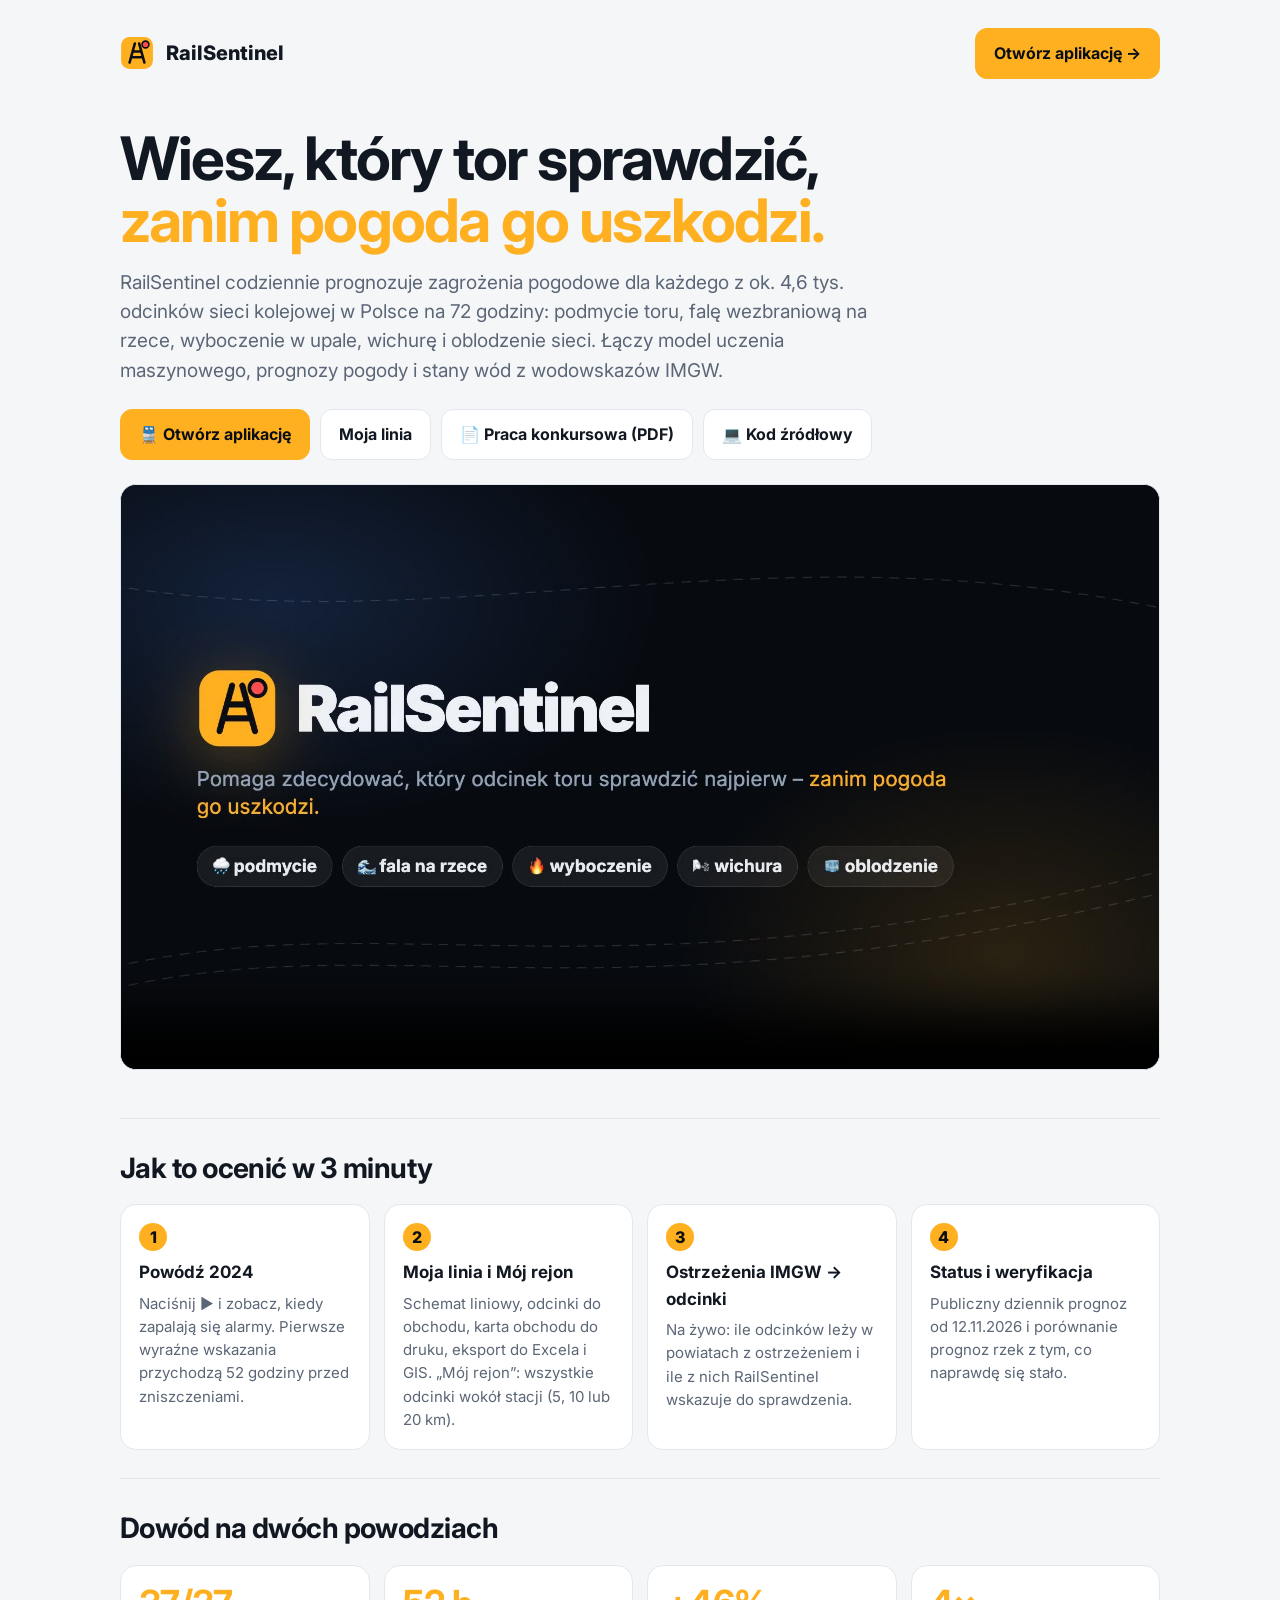
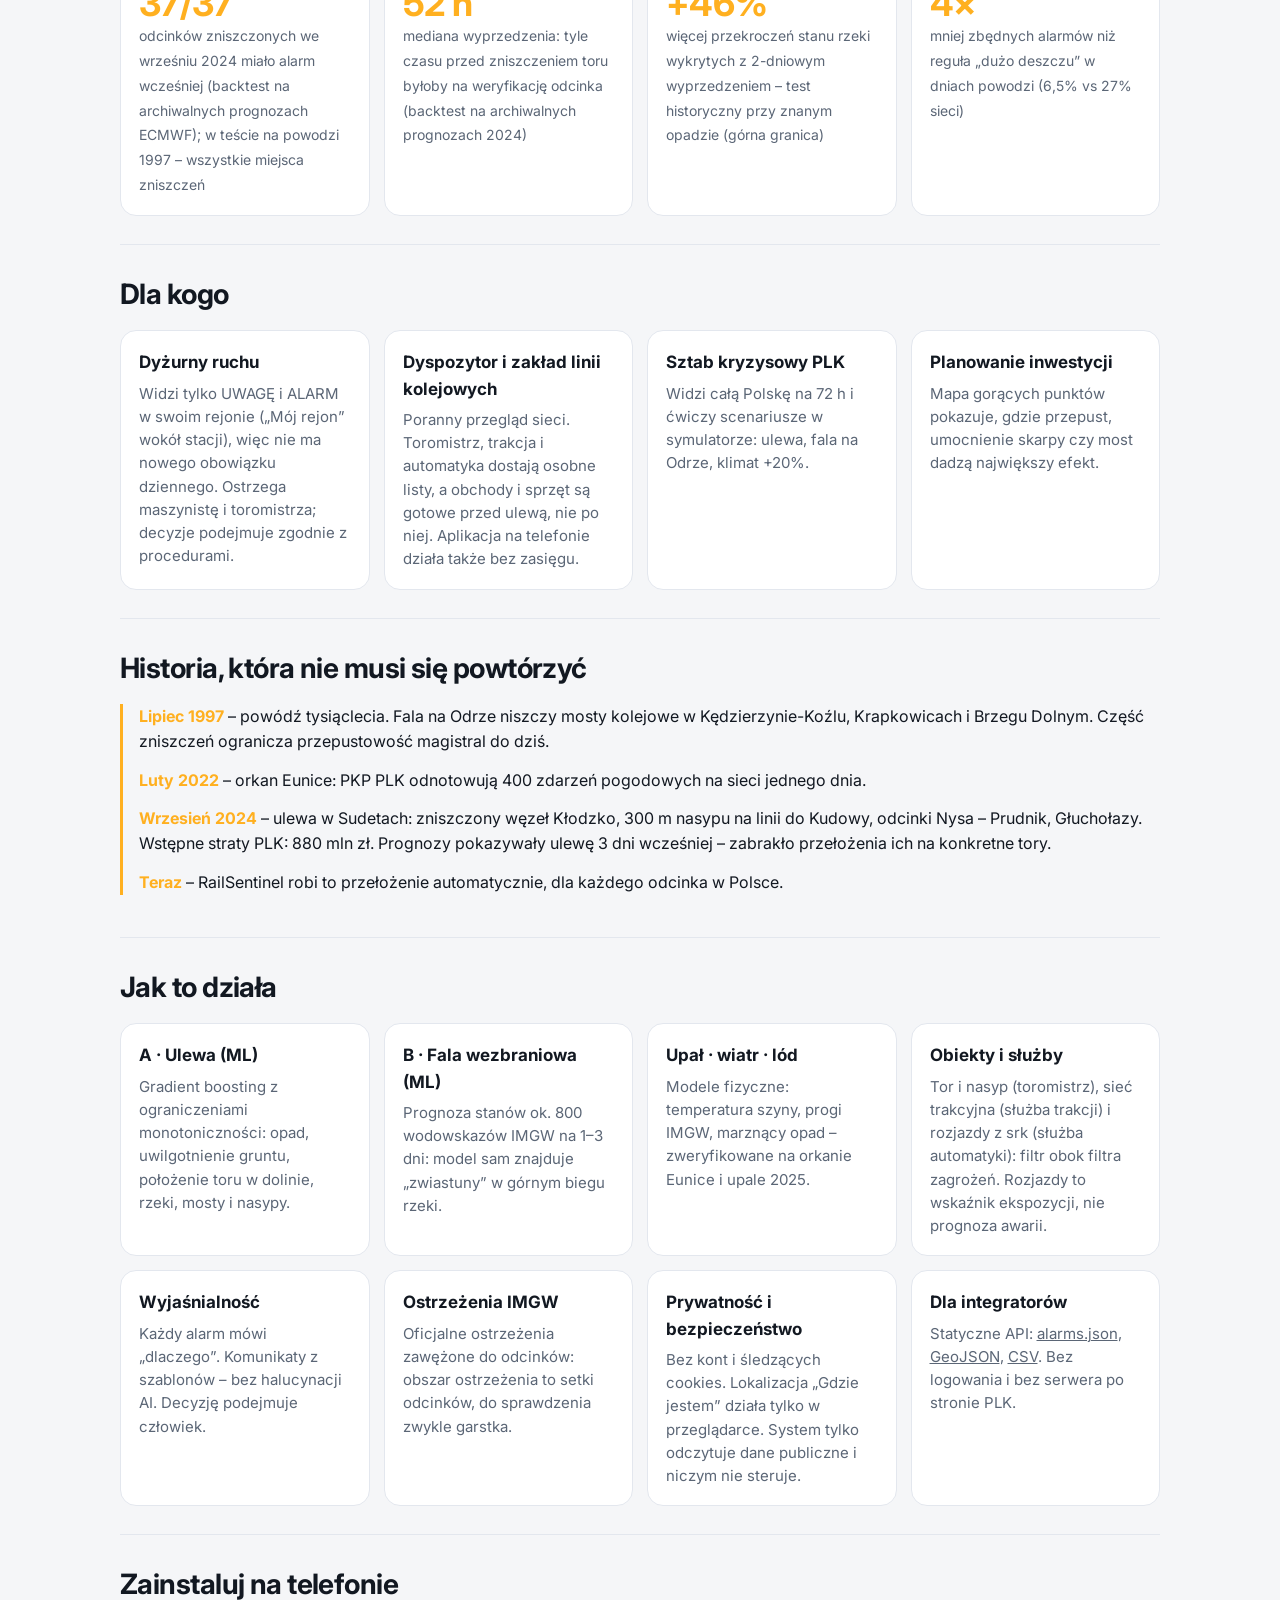
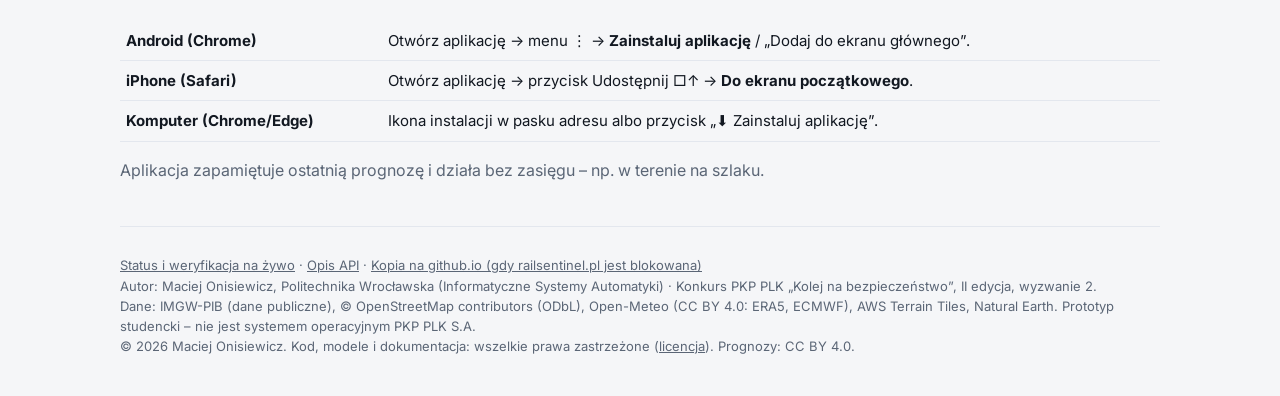
<file: about.html>
<!doctype html>
<html lang="pl">
<head>
<meta charset="utf-8">
<meta name="viewport" content="width=device-width, initial-scale=1">
<title>RailSentinel – o projekcie</title>
<meta name="description" content="RailSentinel: prognoza zagrożeń pogodowych dla każdego odcinka sieci kolejowej w Polsce na 72 h. Projekt na konkurs PKP PLK „Kolej na bezpieczeństwo”.">
<meta name="theme-color" content="#0b0f14">
<meta property="og:title" content="RailSentinel – zanim pogoda uszkodzi tor">
<meta property="og:description" content="Model ML + wodowskazy IMGW + prognoza pogody: które odcinki toru sprawdzić, zanim stanie się wypadek.">
<meta property="og:image" content="icons/icon-512.png">
<link rel="manifest" href="manifest.webmanifest">
<link rel="icon" href="icons/favicon.png">
<link rel="apple-touch-icon" href="icons/apple-touch-icon.png">
<link href="https://fonts.googleapis.com/css2?family=Inter:wght@400;500;600;700;800&display=swap" rel="stylesheet">
<style>
  :root { --bg:#0b0f14; --panel:#111821; --ink:#e8edf3; --muted:#9fb0c3; --line:#1f2a37; --accent:#ffb020; --blue:#3b82f6; --red:#e5484d; }
  @media (prefers-color-scheme: light) { :root:not([data-theme="dark"]) { --bg:#f5f6f8; --panel:#fff; --ink:#121821; --muted:#5b6676; --line:#e3e7ee; } }
  * { box-sizing: border-box; }
  body { margin: 0; background: var(--bg); color: var(--ink); font: 16px/1.55 Inter, system-ui, sans-serif; }
  a { color: inherit; }
  .wrap { max-width: 1080px; margin: 0 auto; padding: 0 20px; }
  header { padding: 28px 0 8px; display: flex; justify-content: space-between; align-items: center; gap: 12px; flex-wrap: wrap; }
  .logo { display: flex; gap: 12px; align-items: center; font-weight: 800; font-size: 20px; text-decoration: none; }
  .btn { display: inline-flex; align-items: center; gap: 8px; border-radius: 12px; padding: 12px 18px; font-weight: 700; text-decoration: none; border: 1px solid var(--line); background: var(--panel); }
  .btn.p { background: var(--accent); color: #0b0f14; border-color: var(--accent); }
  .hero { padding: 40px 0 24px; }
  .hero h1 { font-size: clamp(34px, 6vw, 60px); line-height: 1.04; letter-spacing: -.03em; margin: 0 0 16px; }
  .hero h1 span { color: var(--accent); }
  .hero p { font-size: 19px; color: var(--muted); max-width: 760px; margin: 0 0 24px; }
  .row { display: flex; gap: 10px; flex-wrap: wrap; }
  video { width: 100%; border-radius: 16px; border: 1px solid var(--line); background: #000; margin: 24px 0; display: block; }
  section { padding: 28px 0; border-top: 1px solid var(--line); }
  h2 { font-size: 28px; letter-spacing: -.02em; margin: 0 0 14px; }
  .grid { display: grid; grid-template-columns: repeat(auto-fit, minmax(230px, 1fr)); gap: 14px; }
  .card { background: var(--panel); border: 1px solid var(--line); border-radius: 16px; padding: 18px; }
  .card h3 { margin: 0 0 6px; font-size: 17px; }
  .card p { margin: 0; color: var(--muted); font-size: 15px; }
  .kpi b { display: block; font-size: 36px; letter-spacing: -.02em; line-height: 1.1; color: var(--accent); }
  .kpi span { color: var(--muted); font-size: 14px; }
  .tl { border-left: 3px solid var(--accent); padding-left: 16px; margin: 0; list-style: none; }
  .tl li { margin-bottom: 14px; }
  .tl b { color: var(--accent); }
  .step { text-decoration: none; display: block; }
  .step span { display: inline-flex; width: 28px; height: 28px; border-radius: 50%; background: var(--accent); color: #0b0f14; font-weight: 800; align-items: center; justify-content: center; margin-bottom: 8px; }
  .step:hover { border-color: var(--accent); }
  footer { padding: 28px 0 40px; color: var(--muted); font-size: 13px; border-top: 1px solid var(--line); }
  table { width: 100%; border-collapse: collapse; font-size: 15px; }
  td, th { padding: 8px 6px; border-bottom: 1px solid var(--line); text-align: left; }
</style>
</head>
<body>
<div class="wrap">
  <header>
    <a class="logo" href="./"><svg viewBox="0 0 32 32" width="34" height="34" aria-hidden="true"><rect x="1" y="1" width="30" height="30" rx="8" fill="#ffb020"/><path d="M9 25 L14 7 M23 25 L18 7 M10.5 20h11 M12 14.5h8" stroke="#0b0f14" stroke-width="2.4" stroke-linecap="round"/><circle cx="24" cy="8" r="3.2" fill="#ff4d4f" stroke="#0b0f14" stroke-width="1.5"/></svg>RailSentinel</a>
    <div class="row"><a class="btn p" href="./">Otwórz aplikację →</a></div>
  </header>

  <div class="hero">
    <h1>Wiesz, który tor sprawdzić,<br><span>zanim pogoda go uszkodzi.</span></h1>
    <p>RailSentinel codziennie prognozuje zagrożenia pogodowe dla każdego z ok. 4,6 tys. odcinków sieci kolejowej w Polsce na 72 godziny: podmycie toru, falę wezbraniową na rzece, wyboczenie w upale, wichurę i oblodzenie sieci. Łączy model uczenia maszynowego, prognozy pogody i stany wód z wodowskazów IMGW.</p>
    <div class="row">
      <a class="btn p" href="./">🚆 Otwórz aplikację</a>
      <a class="btn" href="./#mode=line">Moja linia</a>
      <a class="btn" href="RailSentinel_praca_konkursowa.pdf">📄 Praca konkursowa (PDF)</a>
      <a class="btn" href="https://github.com/maciejonisiewicz/railsentinel">💻 Kod źródłowy</a>
    </div>
    <video controls preload="metadata" poster="video/poster.jpg" src="video/railsentinel.mp4"></video>
  </div>

  <section>
    <h2>Jak to ocenić w 3 minuty</h2>
    <div class="grid steps">
      <a class="card step" href="./#mode=replay2024"><span>1</span><h3>Powódź 2024</h3><p>Naciśnij ▶ i zobacz, kiedy zapalają się alarmy. Pierwsze wyraźne wskazania przychodzą 52 godziny przed zniszczeniami.</p></a>
      <a class="card step" href="./#mode=line&line=276"><span>2</span><h3>Moja linia i Mój rejon</h3><p>Schemat liniowy, odcinki do obchodu, karta obchodu do druku, eksport do Excela i GIS. „Mój rejon”: wszystkie odcinki wokół stacji (5, 10 lub 20 km).</p></a>
      <a class="card step" href="./"><span>3</span><h3>Ostrzeżenia IMGW → odcinki</h3><p>Na żywo: ile odcinków leży w powiatach z ostrzeżeniem i ile z nich RailSentinel wskazuje do sprawdzenia.</p></a>
      <a class="card step" href="status.html"><span>4</span><h3>Status i weryfikacja</h3><p>Publiczny dziennik prognoz od 12.11.2026 i porównanie prognoz rzek z tym, co naprawdę się stało.</p></a>
    </div>
  </section>

  <section>
    <h2>Dowód na dwóch powodziach</h2>
    <div class="grid">
      <div class="card kpi"><b id="k1">37/37</b><span>odcinków zniszczonych we wrześniu 2024 miało alarm wcześniej (backtest na archiwalnych prognozach ECMWF); w teście na powodzi 1997 – wszystkie miejsca zniszczeń</span></div>
      <div class="card kpi"><b>52 h</b><span>mediana wyprzedzenia: tyle czasu przed zniszczeniem toru byłoby na weryfikację odcinka (backtest na archiwalnych prognozach 2024)</span></div>
      <div class="card kpi"><b>+46%</b><span>więcej przekroczeń stanu rzeki wykrytych z 2-dniowym wyprzedzeniem – test historyczny przy znanym opadzie (górna granica)</span></div>
      <div class="card kpi"><b>4×</b><span>mniej zbędnych alarmów niż reguła „dużo deszczu” w dniach powodzi (6,5% vs 27% sieci)</span></div>
    </div>
  </section>

  <section>
    <h2>Dla kogo</h2>
    <div class="grid">
      <div class="card"><h3>Dyżurny ruchu</h3><p>Widzi tylko UWAGĘ i ALARM w swoim rejonie („Mój rejon” wokół stacji), więc nie ma nowego obowiązku dziennego. Ostrzega maszynistę i toromistrza; decyzje podejmuje zgodnie z procedurami.</p></div>
      <div class="card"><h3>Dyspozytor i zakład linii kolejowych</h3><p>Poranny przegląd sieci. Toromistrz, trakcja i automatyka dostają osobne listy, a obchody i sprzęt są gotowe przed ulewą, nie po niej. Aplikacja na telefonie działa także bez zasięgu.</p></div>
      <div class="card"><h3>Sztab kryzysowy PLK</h3><p>Widzi całą Polskę na 72 h i ćwiczy scenariusze w symulatorze: ulewa, fala na Odrze, klimat +20%.</p></div>
      <div class="card"><h3>Planowanie inwestycji</h3><p>Mapa gorących punktów pokazuje, gdzie przepust, umocnienie skarpy czy most dadzą największy efekt.</p></div>
    </div>
  </section>

  <section>
    <h2>Historia, która nie musi się powtórzyć</h2>
    <ul class="tl">
      <li><b>Lipiec 1997</b> – powódź tysiąclecia. Fala na Odrze niszczy mosty kolejowe w Kędzierzynie-Koźlu, Krapkowicach i Brzegu Dolnym. Część zniszczeń ogranicza przepustowość magistral do dziś.</li>
      <li><b>Luty 2022</b> – orkan Eunice: PKP PLK odnotowują 400 zdarzeń pogodowych na sieci jednego dnia.</li>
      <li><b>Wrzesień 2024</b> – ulewa w Sudetach: zniszczony węzeł Kłodzko, 300 m nasypu na linii do Kudowy, odcinki Nysa – Prudnik, Głuchołazy. Wstępne straty PLK: 880 mln zł. Prognozy pokazywały ulewę 3 dni wcześniej – zabrakło przełożenia ich na konkretne tory.</li>
      <li><b>Teraz</b> – RailSentinel robi to przełożenie automatycznie, dla każdego odcinka w Polsce.</li>
    </ul>
  </section>

  <section>
    <h2>Jak to działa</h2>
    <div class="grid">
      <div class="card"><h3>A · Ulewa (ML)</h3><p>Gradient boosting z ograniczeniami monotoniczności: opad, uwilgotnienie gruntu, położenie toru w dolinie, rzeki, mosty i nasypy.</p></div>
      <div class="card"><h3>B · Fala wezbraniowa (ML)</h3><p>Prognoza stanów ok. 800 wodowskazów IMGW na 1–3 dni: model sam znajduje „zwiastuny” w górnym biegu rzeki.</p></div>
      <div class="card"><h3>Upał · wiatr · lód</h3><p>Modele fizyczne: temperatura szyny, progi IMGW, marznący opad – zweryfikowane na orkanie Eunice i upale 2025.</p></div>
      <div class="card"><h3>Obiekty i służby</h3><p>Tor i nasyp (toromistrz), sieć trakcyjna (służba trakcji) i rozjazdy z srk (służba automatyki): filtr obok filtra zagrożeń. Rozjazdy to wskaźnik ekspozycji, nie prognoza awarii.</p></div>
      <div class="card"><h3>Wyjaśnialność</h3><p>Każdy alarm mówi „dlaczego”. Komunikaty z szablonów – bez halucynacji AI. Decyzję podejmuje człowiek.</p></div>
      <div class="card"><h3>Ostrzeżenia IMGW</h3><p>Oficjalne ostrzeżenia zawężone do odcinków: obszar ostrzeżenia to setki odcinków, do sprawdzenia zwykle garstka.</p></div>
      <div class="card"><h3>Prywatność i bezpieczeństwo</h3><p>Bez kont i śledzących cookies. Lokalizacja „Gdzie jestem” działa tylko w przeglądarce. System tylko odczytuje dane publiczne i niczym nie steruje.</p></div>
      <div class="card"><h3>Dla integratorów</h3><p>Statyczne API: <a href="api/v1/alarms.json">alarms.json</a>, <a href="api/v1/alarms.geojson">GeoJSON</a>, <a href="api/v1/alarms.csv">CSV</a>. Bez logowania i bez serwera po stronie PLK.</p></div>
    </div>
  </section>

  <section>
    <h2>Zainstaluj na telefonie</h2>
    <table>
      <tr><th>Android (Chrome)</th><td>Otwórz aplikację → menu ⋮ → <b>Zainstaluj aplikację</b> / „Dodaj do ekranu głównego”.</td></tr>
      <tr><th>iPhone (Safari)</th><td>Otwórz aplikację → przycisk Udostępnij □↑ → <b>Do ekranu początkowego</b>.</td></tr>
      <tr><th>Komputer (Chrome/Edge)</th><td>Ikona instalacji w pasku adresu albo przycisk „⬇ Zainstaluj aplikację”.</td></tr>
    </table>
    <p style="color:var(--muted)">Aplikacja zapamiętuje ostatnią prognozę i działa bez zasięgu – np. w terenie na szlaku.</p>
  </section>

  <footer>
    <a href="status.html">Status i weryfikacja na żywo</a> · <a href="https://github.com/maciejonisiewicz/railsentinel/blob/main/docs/API.md">Opis API</a> · <a href="https://maciejonisiewicz.github.io/railsentinel-app/">Kopia na github.io (gdy railsentinel.pl jest blokowana)</a><br>
    Autor: Maciej Onisiewicz, Politechnika Wrocławska (Informatyczne Systemy Automatyki) · Konkurs PKP PLK „Kolej na bezpieczeństwo”, II edycja, wyzwanie 2.<br>
    Dane: IMGW-PIB (dane publiczne), © OpenStreetMap contributors (ODbL), Open-Meteo (CC BY 4.0: ERA5, ECMWF), AWS Terrain Tiles, Natural Earth. Prototyp studencki – nie jest systemem operacyjnym PKP PLK S.A.<br>
    © 2026 Maciej Onisiewicz. Kod, modele i dokumentacja: wszelkie prawa zastrzeżone (<a href="https://github.com/maciejonisiewicz/railsentinel/blob/main/LICENSE">licencja</a>). Prognozy: CC BY 4.0.
  </footer>
</div>
</body>
</html>
</file>
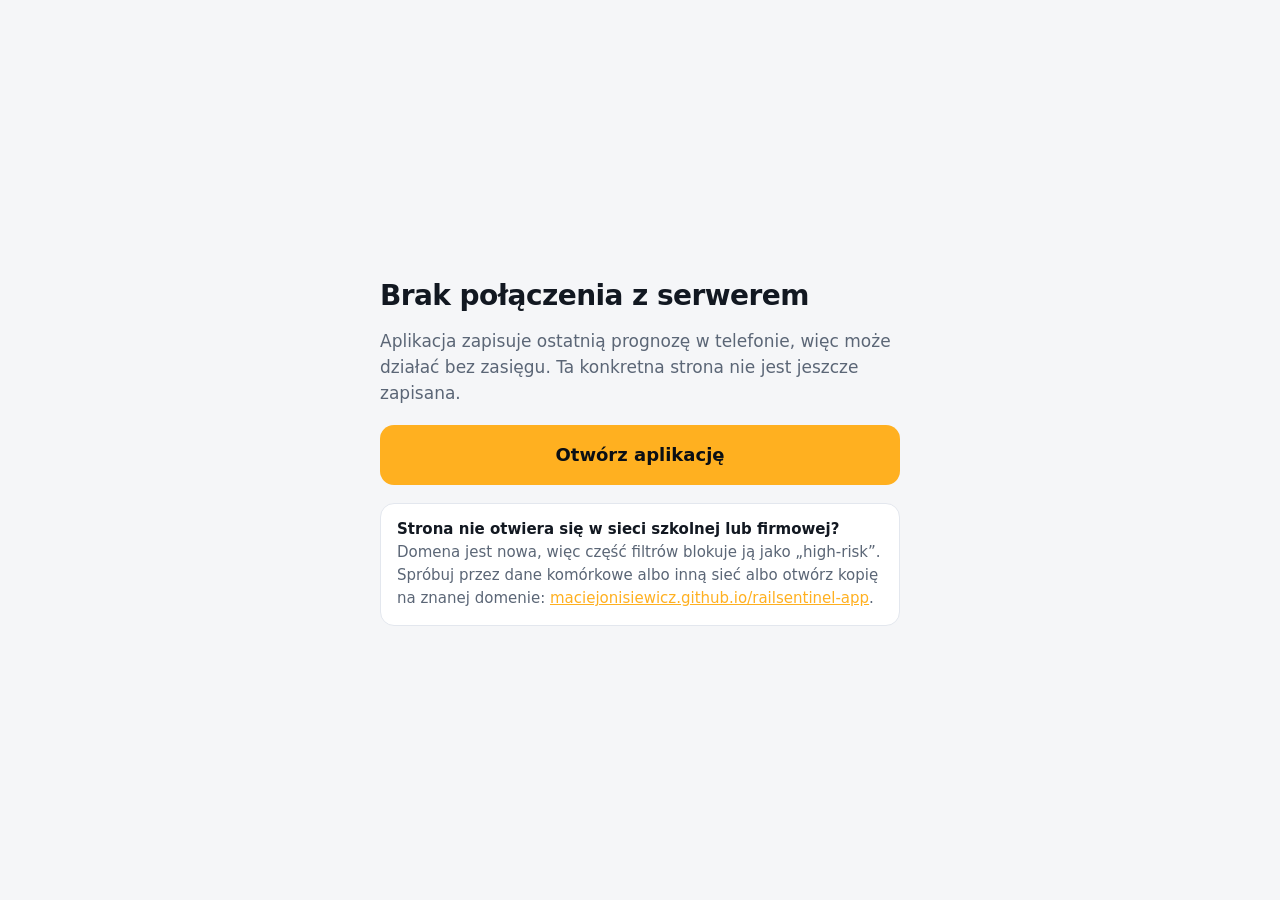
<file: offline.html>
<!doctype html>
<html lang="pl">
<head>
<meta charset="utf-8">
<meta name="viewport" content="width=device-width, initial-scale=1">
<title>RailSentinel – brak połączenia</title>
<meta name="robots" content="noindex">
<style>
  :root { --bg:#0b0f14; --panel:#111821; --ink:#e8edf3; --muted:#9fb0c3; --line:#1f2a37; --accent:#ffb020; }
  @media (prefers-color-scheme: light) { :root { --bg:#f5f6f8; --panel:#fff; --ink:#121821; --muted:#5b6676; --line:#e3e7ee; } }
  * { box-sizing: border-box; }
  body { margin: 0; min-height: 100vh; display: flex; align-items: center; justify-content: center; padding: 20px; background: var(--bg); color: var(--ink); font: 17px/1.55 system-ui, -apple-system, Segoe UI, sans-serif; }
  main { max-width: 520px; width: 100%; }
  h1 { font-size: 28px; letter-spacing: -.02em; margin: 0 0 10px; }
  p { margin: 0 0 14px; color: var(--muted); }
  .btn { display: block; text-align: center; padding: 16px 18px; border-radius: 14px; background: var(--accent); color: #0b0f14; font-weight: 800; font-size: 18px; text-decoration: none; margin: 18px 0; }
  .box { background: var(--panel); border: 1px solid var(--line); border-radius: 14px; padding: 14px 16px; font-size: 15px; }
  .box b { color: var(--ink); }
  a { color: var(--accent); word-break: break-all; }
</style>
</head>
<body>
<main>
  <h1>Brak połączenia z serwerem</h1>
  <p>Aplikacja zapisuje ostatnią prognozę w telefonie, więc może działać bez zasięgu. Ta konkretna strona nie jest jeszcze zapisana.</p>
  <a class="btn" href="./">Otwórz aplikację</a>
  <div class="box">
    <p style="margin:0"><b>Strona nie otwiera się w sieci szkolnej lub firmowej?</b> Domena jest nowa, więc część filtrów blokuje ją jako „high-risk”. Spróbuj przez dane komórkowe albo inną sieć albo otwórz kopię na znanej domenie: <a href="https://maciejonisiewicz.github.io/railsentinel-app/">maciejonisiewicz.github.io/railsentinel-app</a>.</p>
  </div>
</main>
</body>
</html>
</file>
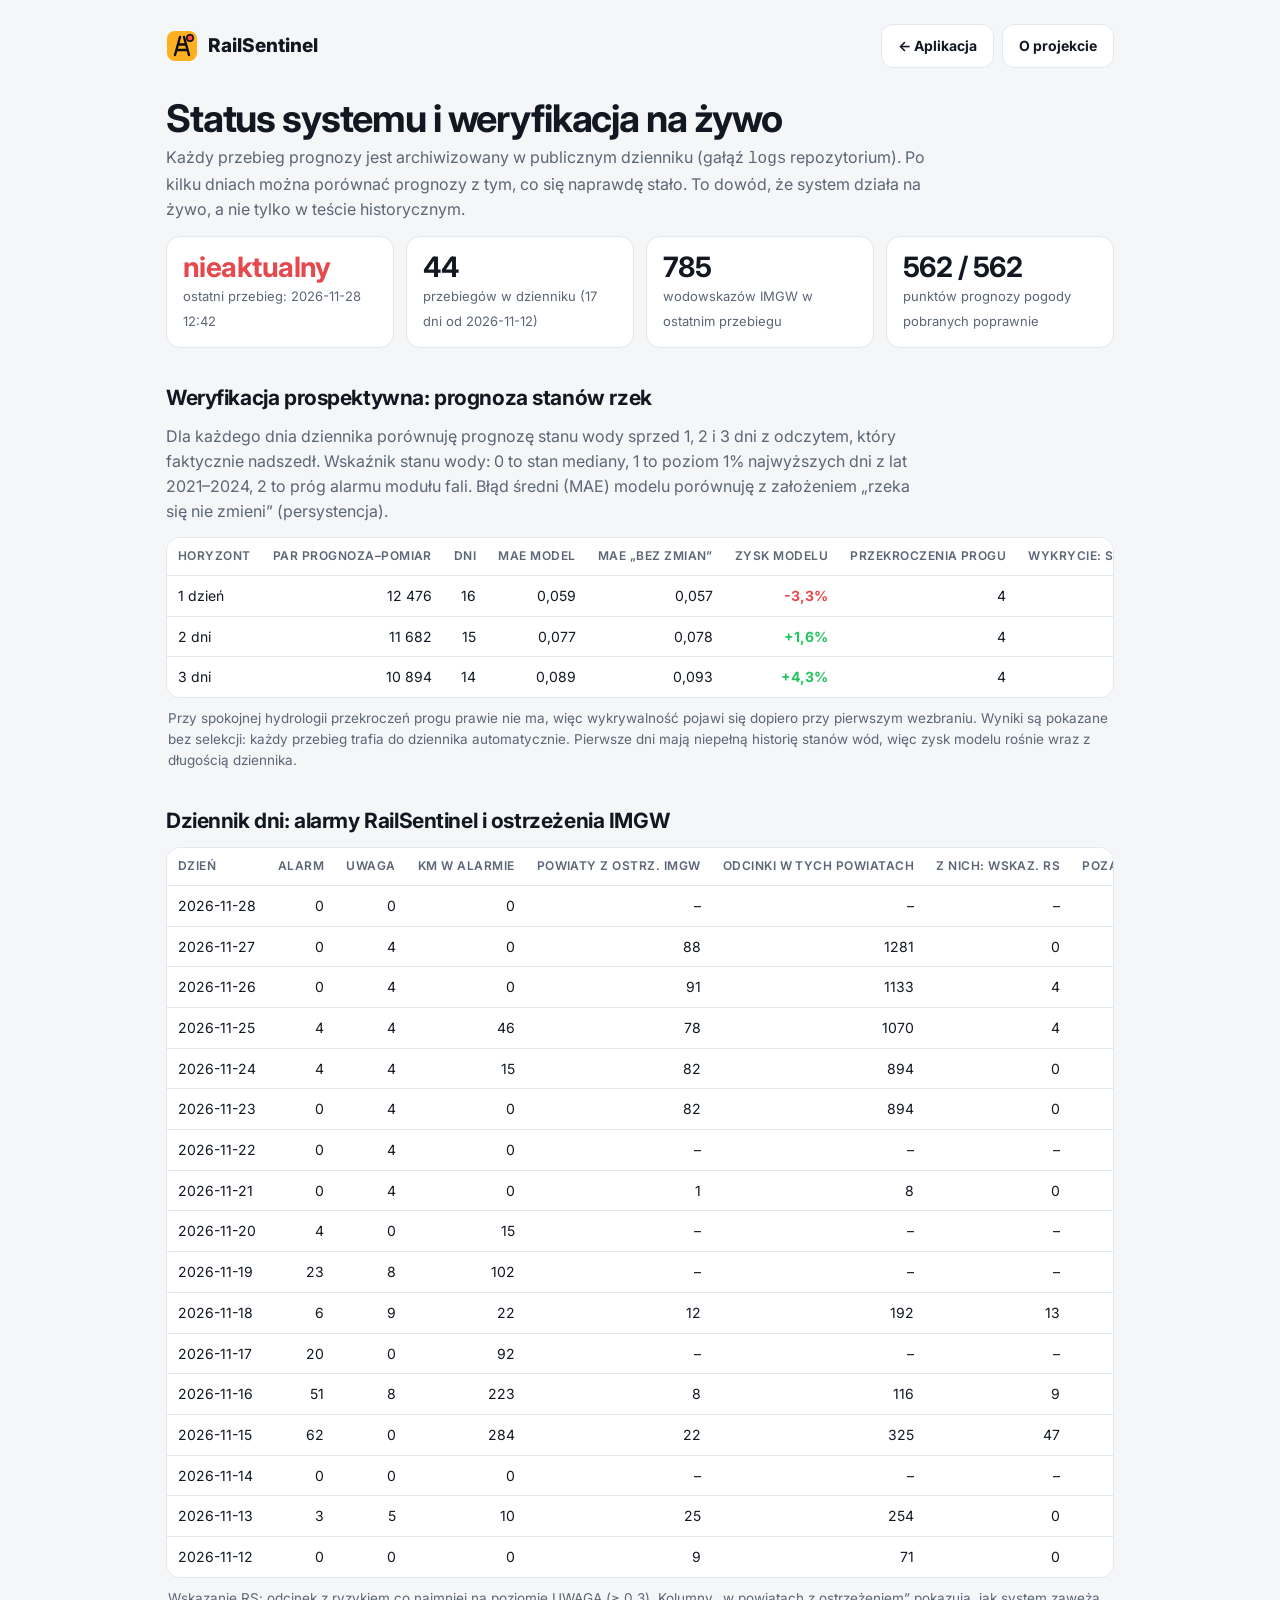
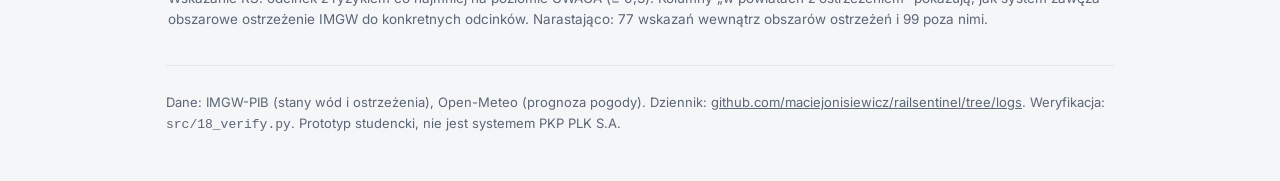
<file: status.html>
<!doctype html>
<html lang="pl">
<head>
<meta charset="utf-8">
<meta name="viewport" content="width=device-width, initial-scale=1">
<title>RailSentinel – status i weryfikacja</title>
<meta name="description" content="Publiczny dziennik prognoz RailSentinel: stan systemu, weryfikacja prospektywna prognozy rzek i porównanie z ostrzeżeniami IMGW.">
<meta name="theme-color" content="#0b0f14">
<link rel="manifest" href="manifest.webmanifest">
<link rel="icon" href="icons/favicon.png">
<link href="https://fonts.googleapis.com/css2?family=Inter:wght@400;500;600;700;800&display=swap" rel="stylesheet">
<style>
  :root { --bg:#0b0f14; --panel:#111821; --ink:#e8edf3; --muted:#9fb0c3; --line:#1f2a37; --accent:#ffb020; --blue:#3b82f6; --red:#e5484d; --ok:#22c55e; }
  @media (prefers-color-scheme: light) { :root { --bg:#f5f6f8; --panel:#fff; --ink:#121821; --muted:#5b6676; --line:#e3e7ee; } }
  * { box-sizing: border-box; }
  body { margin: 0; background: var(--bg); color: var(--ink); font: 16px/1.55 Inter, system-ui, sans-serif; }
  a { color: inherit; }
  .wrap { max-width: 980px; margin: 0 auto; padding: 0 16px 48px; }
  header { padding: 24px 0 8px; display: flex; justify-content: space-between; align-items: center; gap: 12px; flex-wrap: wrap; }
  .logo { display: flex; gap: 10px; align-items: center; font-weight: 800; font-size: 19px; text-decoration: none; }
  .btn { display: inline-flex; border-radius: 12px; padding: 10px 16px; font-weight: 700; text-decoration: none; border: 1px solid var(--line); background: var(--panel); font-size: 14px; }
  h1 { font-size: clamp(26px, 5vw, 38px); letter-spacing: -.03em; margin: 22px 0 6px; line-height: 1.1; }
  h2 { font-size: 21px; letter-spacing: -.02em; margin: 34px 0 10px; }
  p.lead { color: var(--muted); margin: 0 0 14px; max-width: 760px; }
  .grid { display: grid; grid-template-columns: repeat(auto-fit, minmax(190px, 1fr)); gap: 12px; }
  .card { background: var(--panel); border: 1px solid var(--line); border-radius: 14px; padding: 14px 16px; }
  .card b { display: block; font-size: 28px; letter-spacing: -.02em; line-height: 1.15; }
  .card span { color: var(--muted); font-size: 13px; }
  .ok b { color: var(--ok); } .bad b { color: var(--red); }
  .scroll { overflow-x: auto; border: 1px solid var(--line); border-radius: 14px; background: var(--panel); }
  table { width: 100%; border-collapse: collapse; font-size: 14px; min-width: 560px; }
  th, td { padding: 9px 11px; border-bottom: 1px solid var(--line); text-align: right; white-space: nowrap; }
  th:first-child, td:first-child { text-align: left; }
  th { color: var(--muted); font-size: 12px; font-weight: 600; text-transform: uppercase; letter-spacing: .04em; }
  tr:last-child td { border-bottom: 0; }
  .note { color: var(--muted); font-size: 13.5px; margin: 10px 2px 0; }
  .pos { color: var(--ok); font-weight: 700; } .neg { color: var(--red); font-weight: 700; }
  .empty { padding: 26px 18px; color: var(--muted); }
  footer { color: var(--muted); font-size: 13px; padding-top: 26px; border-top: 1px solid var(--line); margin-top: 36px; }
</style>
</head>
<body>
<div class="wrap">
  <header>
    <a class="logo" href="./"><svg viewBox="0 0 32 32" width="32" height="32" aria-hidden="true"><rect x="1" y="1" width="30" height="30" rx="8" fill="#ffb020"/><path d="M9 25 L14 7 M23 25 L18 7 M10.5 20h11 M12 14.5h8" stroke="#0b0f14" stroke-width="2.4" stroke-linecap="round"/><circle cx="24" cy="8" r="3.2" fill="#ff4d4f" stroke="#0b0f14" stroke-width="1.5"/></svg>RailSentinel</a>
    <div style="display:flex;gap:8px;flex-wrap:wrap"><a class="btn" href="./">← Aplikacja</a><a class="btn" href="about.html">O projekcie</a></div>
  </header>

  <h1>Status systemu i weryfikacja na żywo</h1>
  <p class="lead">Każdy przebieg prognozy jest archiwizowany w publicznym dzienniku (gałąź <code>logs</code> repozytorium). Po kilku dniach można porównać prognozy z tym, co się naprawdę stało. To dowód, że system działa na żywo, a nie tylko w teście historycznym.</p>

  <div id="out"><div class="empty">Ładowanie…</div></div>

  <footer>
    Dane: IMGW-PIB (stany wód i ostrzeżenia), Open-Meteo (prognoza pogody). Dziennik: <a href="https://github.com/maciejonisiewicz/railsentinel/tree/logs">github.com/maciejonisiewicz/railsentinel/tree/logs</a>.
    Weryfikacja: <code>src/18_verify.py</code>. Prototyp studencki, nie jest systemem PKP PLK S.A.
  </footer>
</div>
<script>
(() => {
  const $ = (s) => document.querySelector(s);
  const nf = (x, d = 0) => (x == null ? "–" : Number(x).toLocaleString("pl-PL", { minimumFractionDigits: d, maximumFractionDigits: d }));
  const pc = (x) => (x == null ? "–" : Math.round(x * 100) + "%");
  const age = (g) => (Date.now() - new Date(g.replace(" ", "T")).getTime()) / 36e5;
  fetch("data/status.json", { cache: "no-store" }).then((r) => { if (!r.ok) throw new Error(r.status); return r.json(); }).then(render).catch(() => {
    $("#out").innerHTML = '<div class="empty">Dziennik zacznie się wypełniać po pierwszym automatycznym przebiegu prognozy. Odśwież stronę za kilka godzin.</div>';
  });
  function render(s) {
    const fresh = s.last && age(s.last) <= 30;
    const rows = Object.entries(s.river).map(([k, x]) => x ? `<tr><td>${k} ${k === "1" ? "dzień" : "dni"}</td><td>${nf(x.n)}</td><td>${x.days}</td>` +
      `<td>${nf(x.mae_model, 3)}</td><td>${nf(x.mae_persist, 3)}</td>` +
      `<td class="${x.gain_pct > 0 ? "pos" : "neg"}">${x.gain_pct == null ? "–" : (x.gain_pct > 0 ? "+" : "") + nf(x.gain_pct, 1) + "%"}</td>` +
      `<td>${x.events}</td><td>${pc(x.pod_system)} / ${pc(x.pod_persist)}</td></tr>` : `<tr><td>${k} ${k === "1" ? "dzień" : "dni"}</td><td colspan="7" style="text-align:left;color:var(--muted)">za mało danych – wynik pojawi się po ${k === "1" ? "drugim" : k === "2" ? "trzecim" : "czwartym"} dniu dziennika</td></tr>`).join("");
    const daily = s.daily.slice().reverse().map((d) => `<tr><td>${d.date}</td><td>${d.alarm}</td><td>${d.warn}</td><td>${nf(d.km_alarm, 0)}</td>` +
      `<td>${d.imgw_powiats ?? "–"}</td><td>${d.imgw_segments ?? "–"}</td><td>${d.rs_in ?? "–"}</td><td>${d.rs_out ?? "–"}</td>` +
      `<td>${nf(d.p1_max, 0)}</td><td>${nf(d.gust_max, 0)}</td><td>${nf(d.tmin_min, 0)}</td></tr>`).join("");
    const rd = Object.values(s.runs_per_day);
    $("#out").innerHTML = `
      <div class="grid">
        <div class="card ${fresh ? "ok" : "bad"}"><b>${fresh ? "aktualny" : "nieaktualny"}</b><span>ostatni przebieg: ${s.last || "brak"}</span></div>
        <div class="card"><b>${s.runs}</b><span>przebiegów w dzienniku (${s.days} dni od ${s.first || "–"})</span></div>
        <div class="card"><b>${s.daily.length ? nf(s.daily[s.daily.length - 1].gauges) : "–"}</b><span>wodowskazów IMGW w ostatnim przebiegu</span></div>
        <div class="card"><b>${s.daily.length ? s.daily[s.daily.length - 1].cells_ok + " / 562" : "–"}</b><span>punktów prognozy pogody pobranych poprawnie</span></div>
      </div>

      <h2>Weryfikacja prospektywna: prognoza stanów rzek</h2>
      <p class="lead">Dla każdego dnia dziennika porównuję prognozę stanu wody sprzed 1, 2 i 3 dni z odczytem, który faktycznie nadszedł. Wskaźnik stanu wody: 0 to stan mediany, 1 to poziom 1% najwyższych dni z lat 2021–2024, 2 to próg alarmu modułu fali. Błąd średni (MAE) modelu porównuję z założeniem „rzeka się nie zmieni” (persystencja).</p>
      <div class="scroll"><table>
        <tr><th>Horyzont</th><th>Par prognoza–pomiar</th><th>Dni</th><th>MAE model</th><th>MAE „bez zmian”</th><th>Zysk modelu</th><th>Przekroczenia progu</th><th>Wykrycie: system / bez zmian</th></tr>
        ${rows}
      </table></div>
      <p class="note">Przy spokojnej hydrologii przekroczeń progu prawie nie ma, więc wykrywalność pojawi się dopiero przy pierwszym wezbraniu. Wyniki są pokazane bez selekcji: każdy przebieg trafia do dziennika automatycznie. Pierwsze dni mają niepełną historię stanów wód, więc zysk modelu rośnie wraz z długością dziennika.</p>

      <h2>Dziennik dni: alarmy RailSentinel i ostrzeżenia IMGW</h2>
      <div class="scroll"><table>
        <tr><th>Dzień</th><th>Alarm</th><th>Uwaga</th><th>Km w alarmie</th><th>Powiaty z ostrz. IMGW</th><th>Odcinki w tych powiatach</th><th>Z nich: wskaz. RS</th><th>Poza nimi: wskaz. RS</th><th>Opad maks. mm</th><th>Porywy km/h</th><th>Tmin °C</th></tr>
        ${daily || '<tr><td colspan="11" class="empty">brak przebiegów</td></tr>'}
      </table></div>
      <p class="note">Wskazanie RS: odcinek z ryzykiem co najmniej na poziomie UWAGA (≥ 0,3). Kolumny „w powiatach z ostrzeżeniem” pokazują, jak system zawęża obszarowe ostrzeżenie IMGW do konkretnych odcinków. Narastająco: ${s.imgw_overlap.rs_in} wskazań wewnątrz obszarów ostrzeżeń i ${s.imgw_overlap.rs_out} poza nimi.</p>`;
  }
})();
</script>
</body>
</html>
</file>
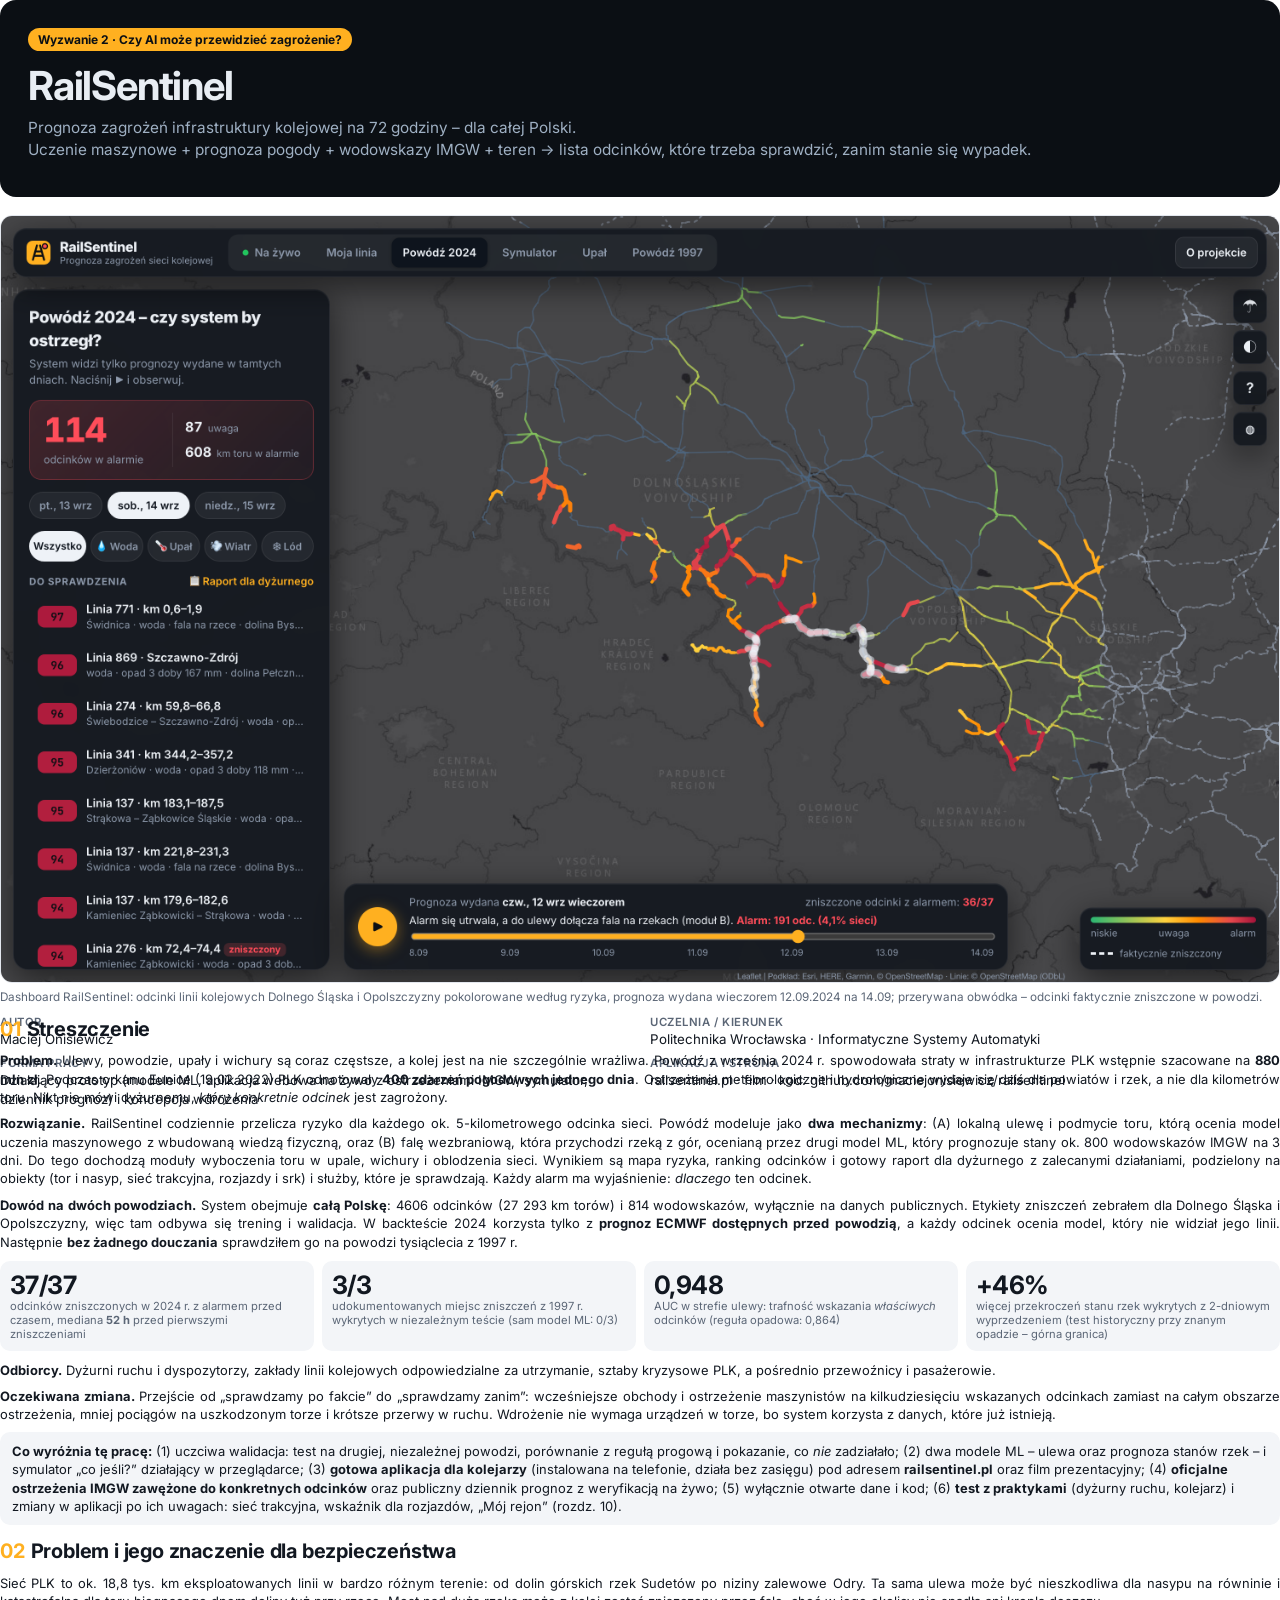
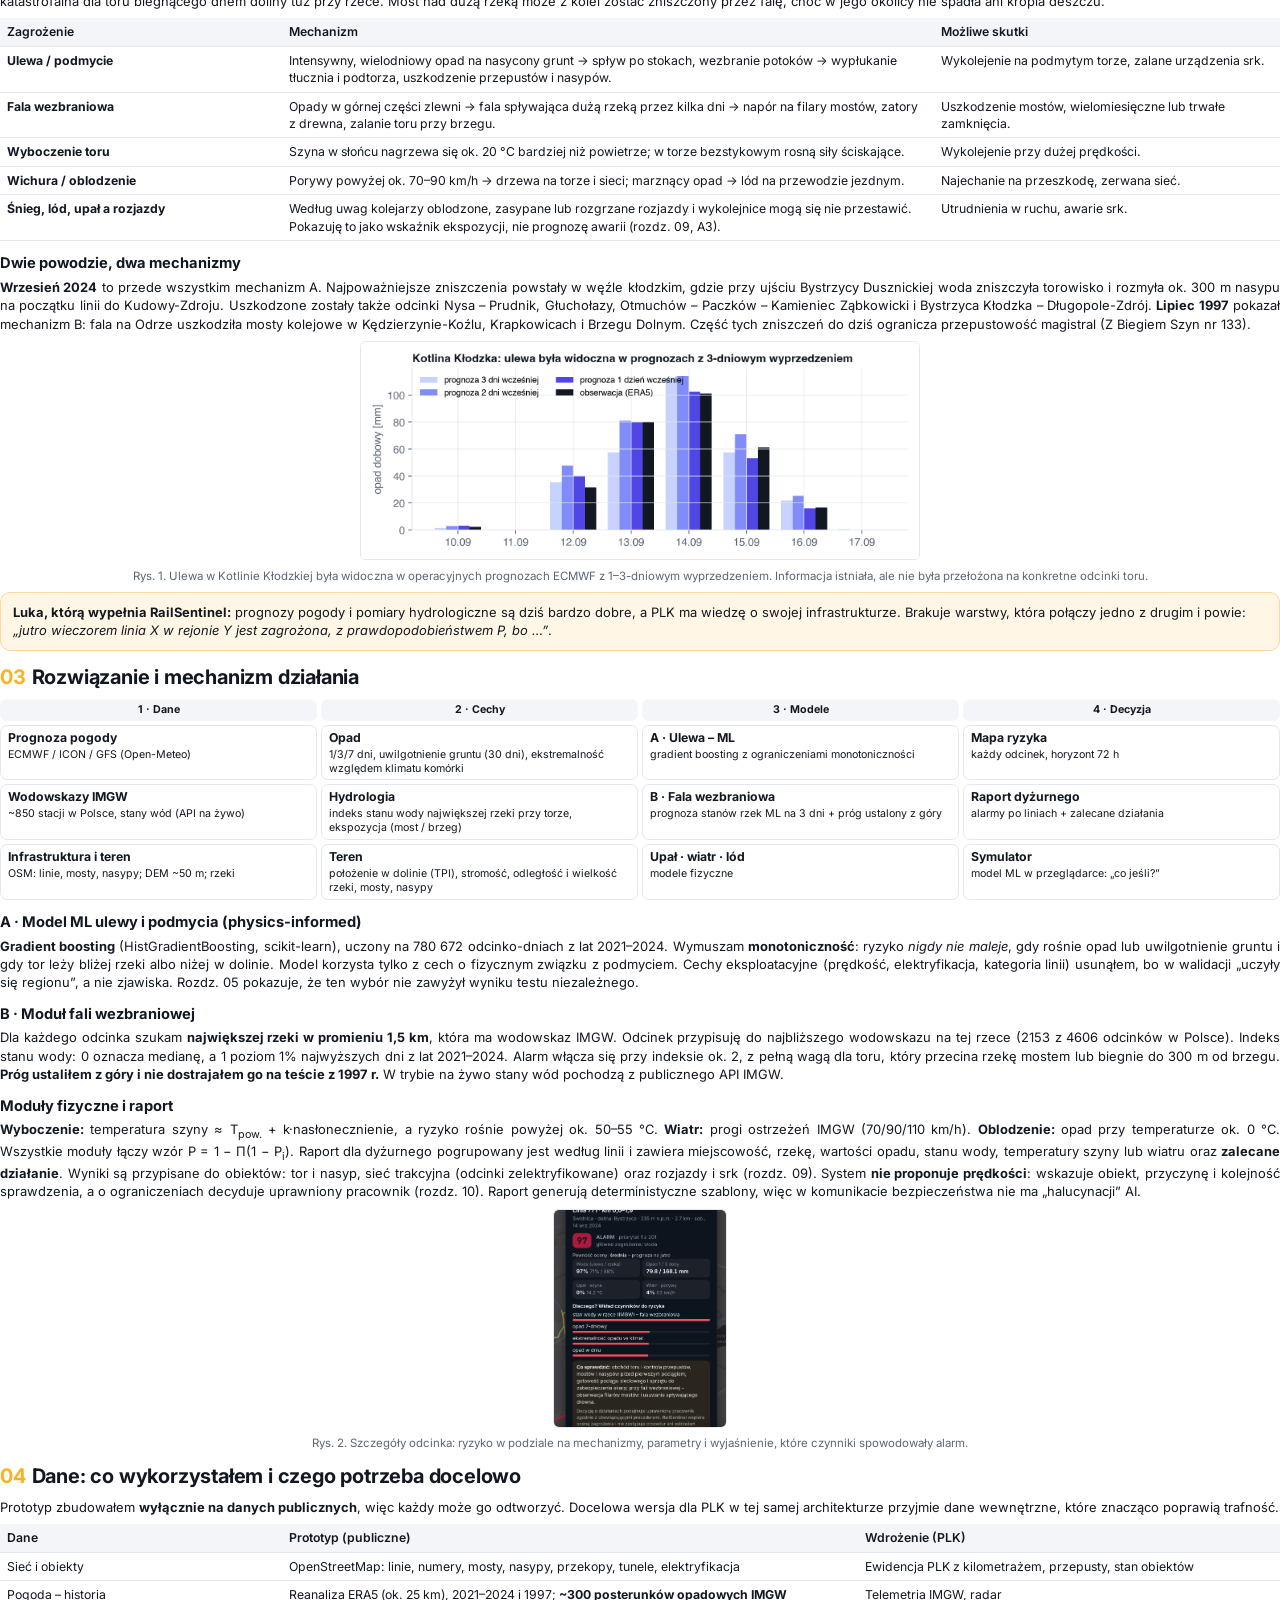
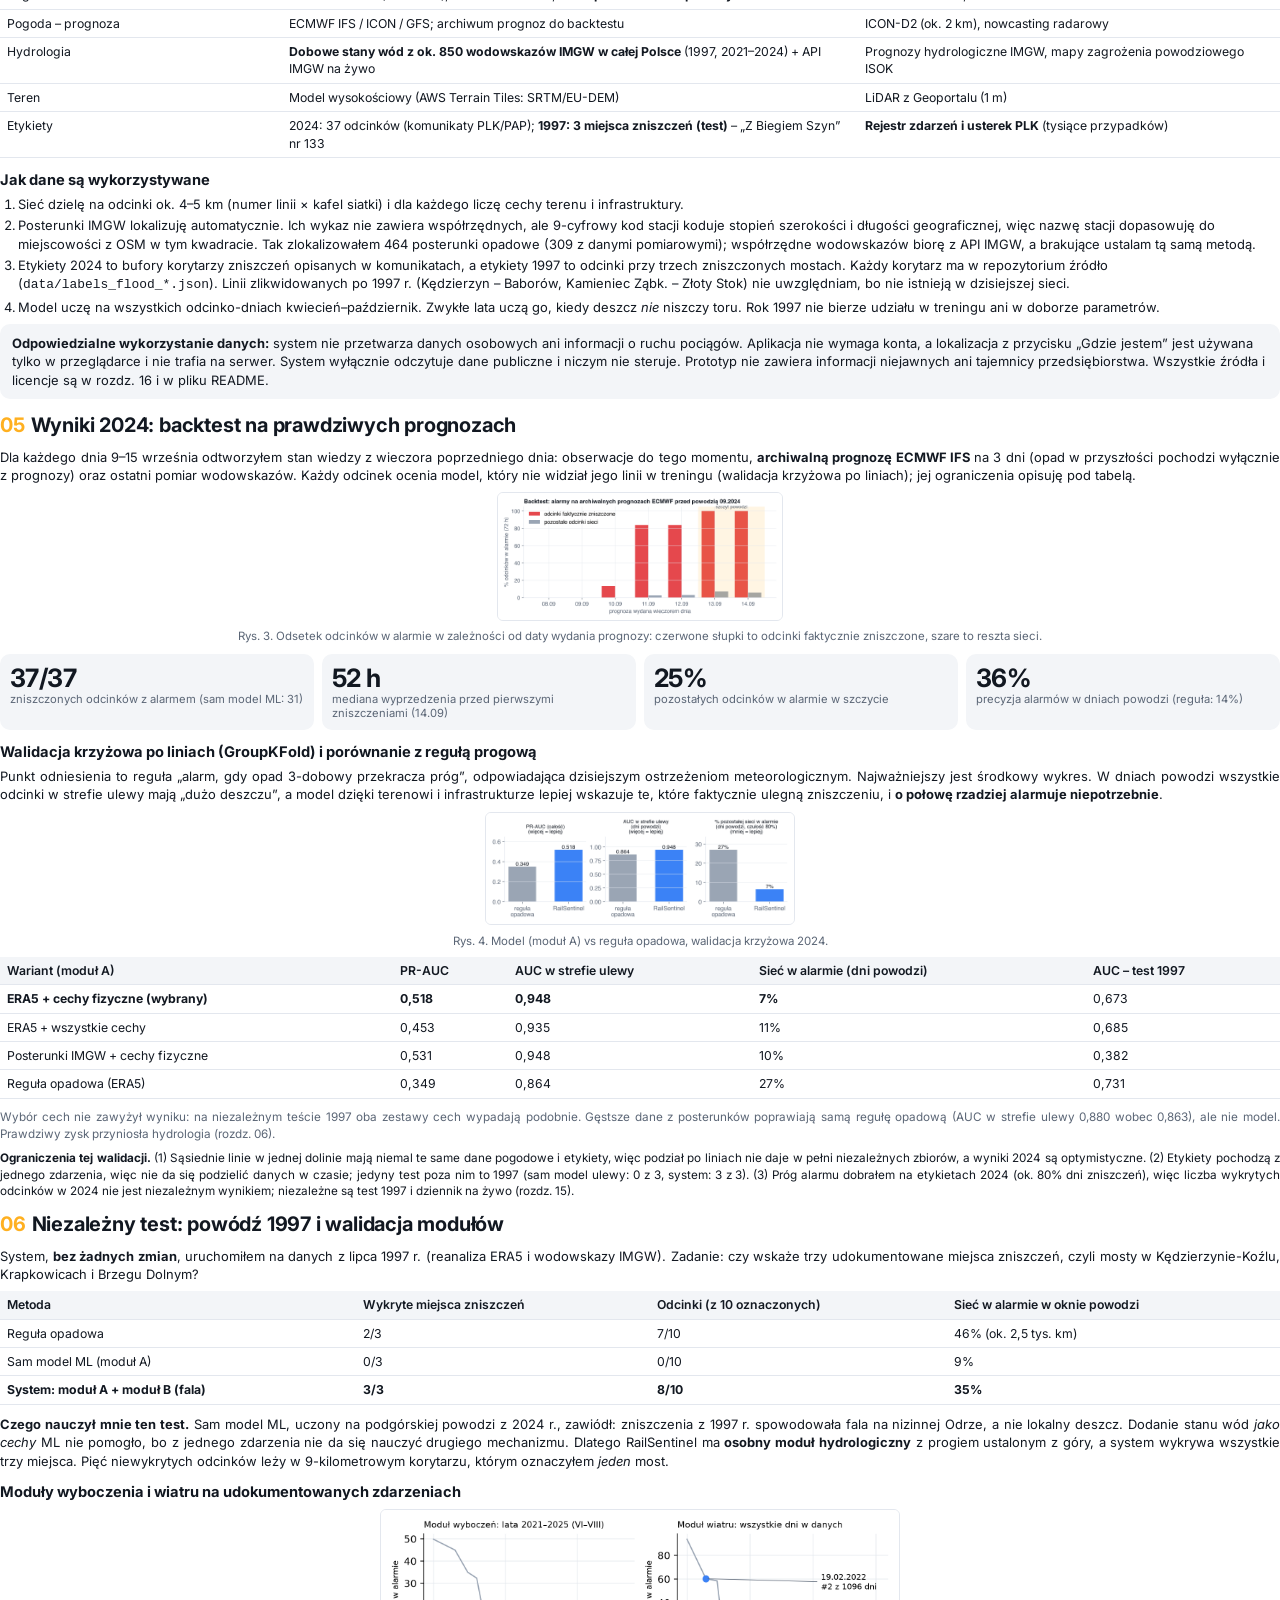
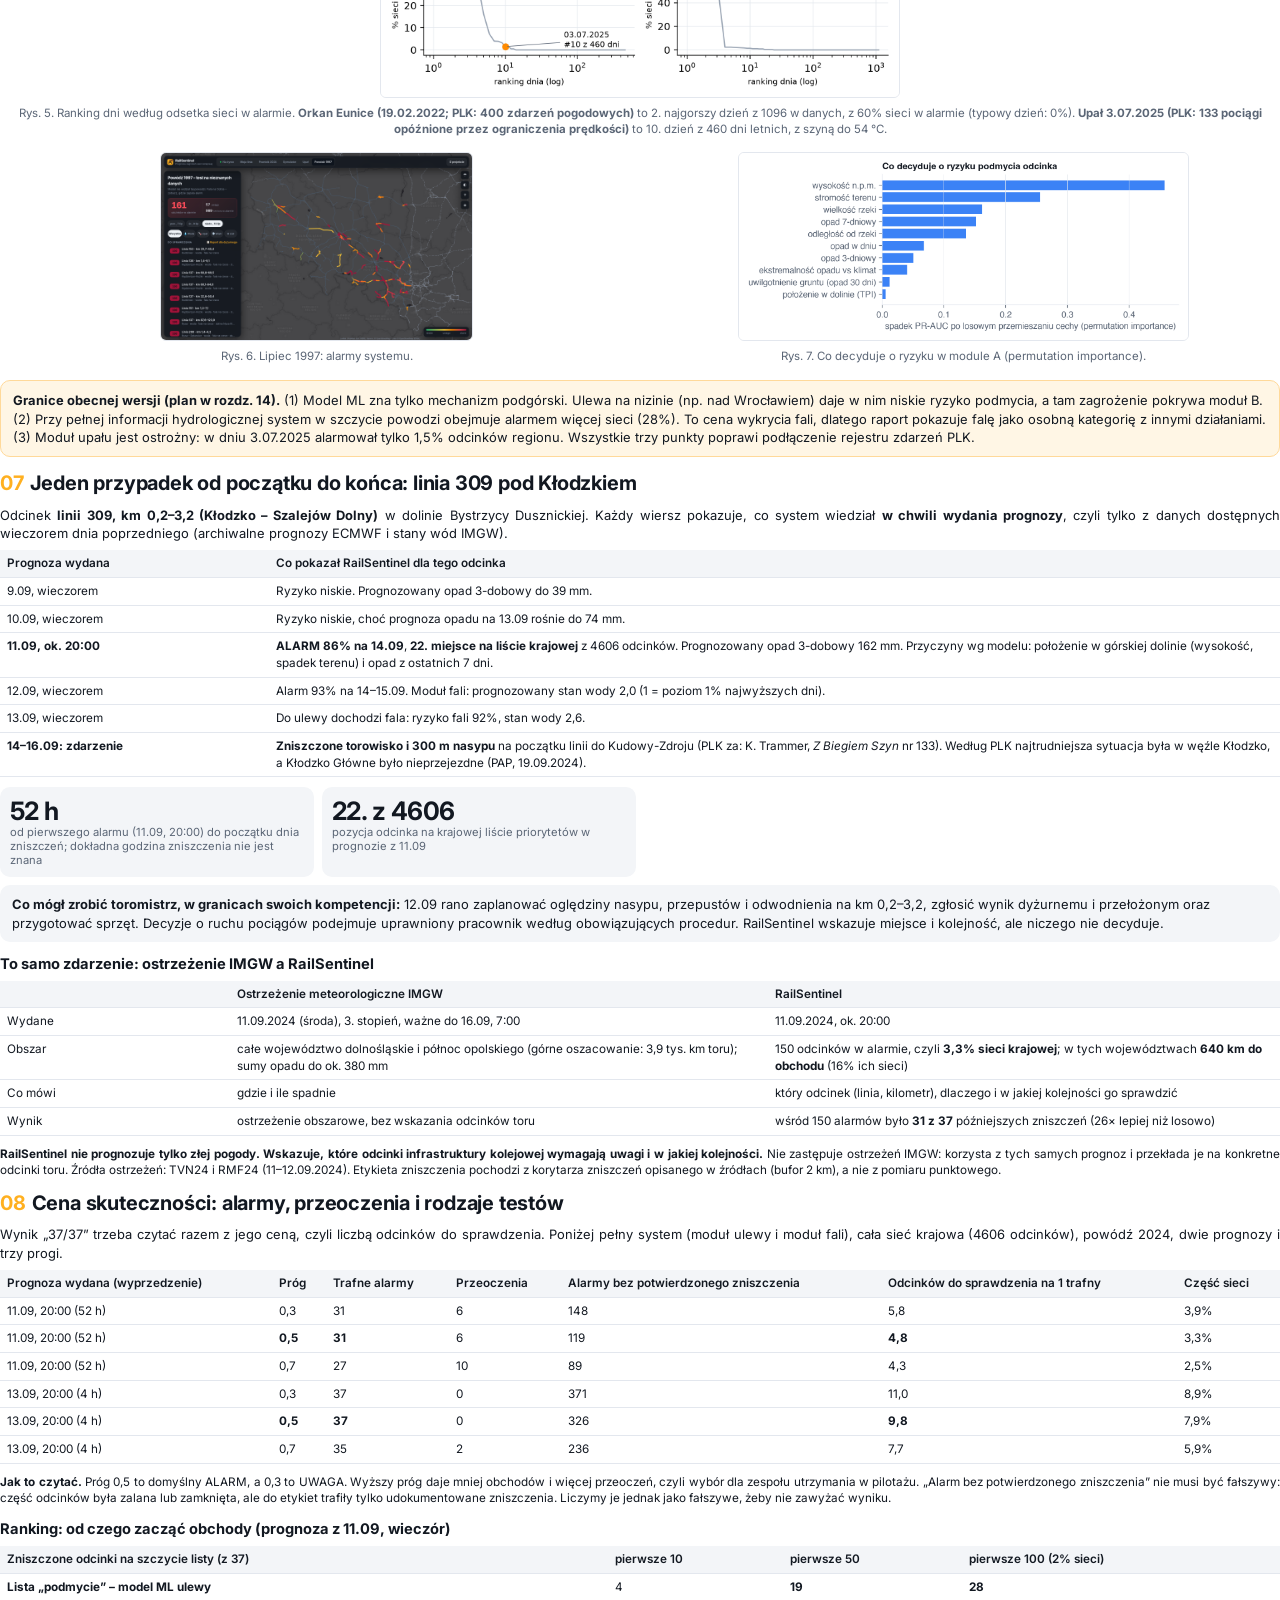
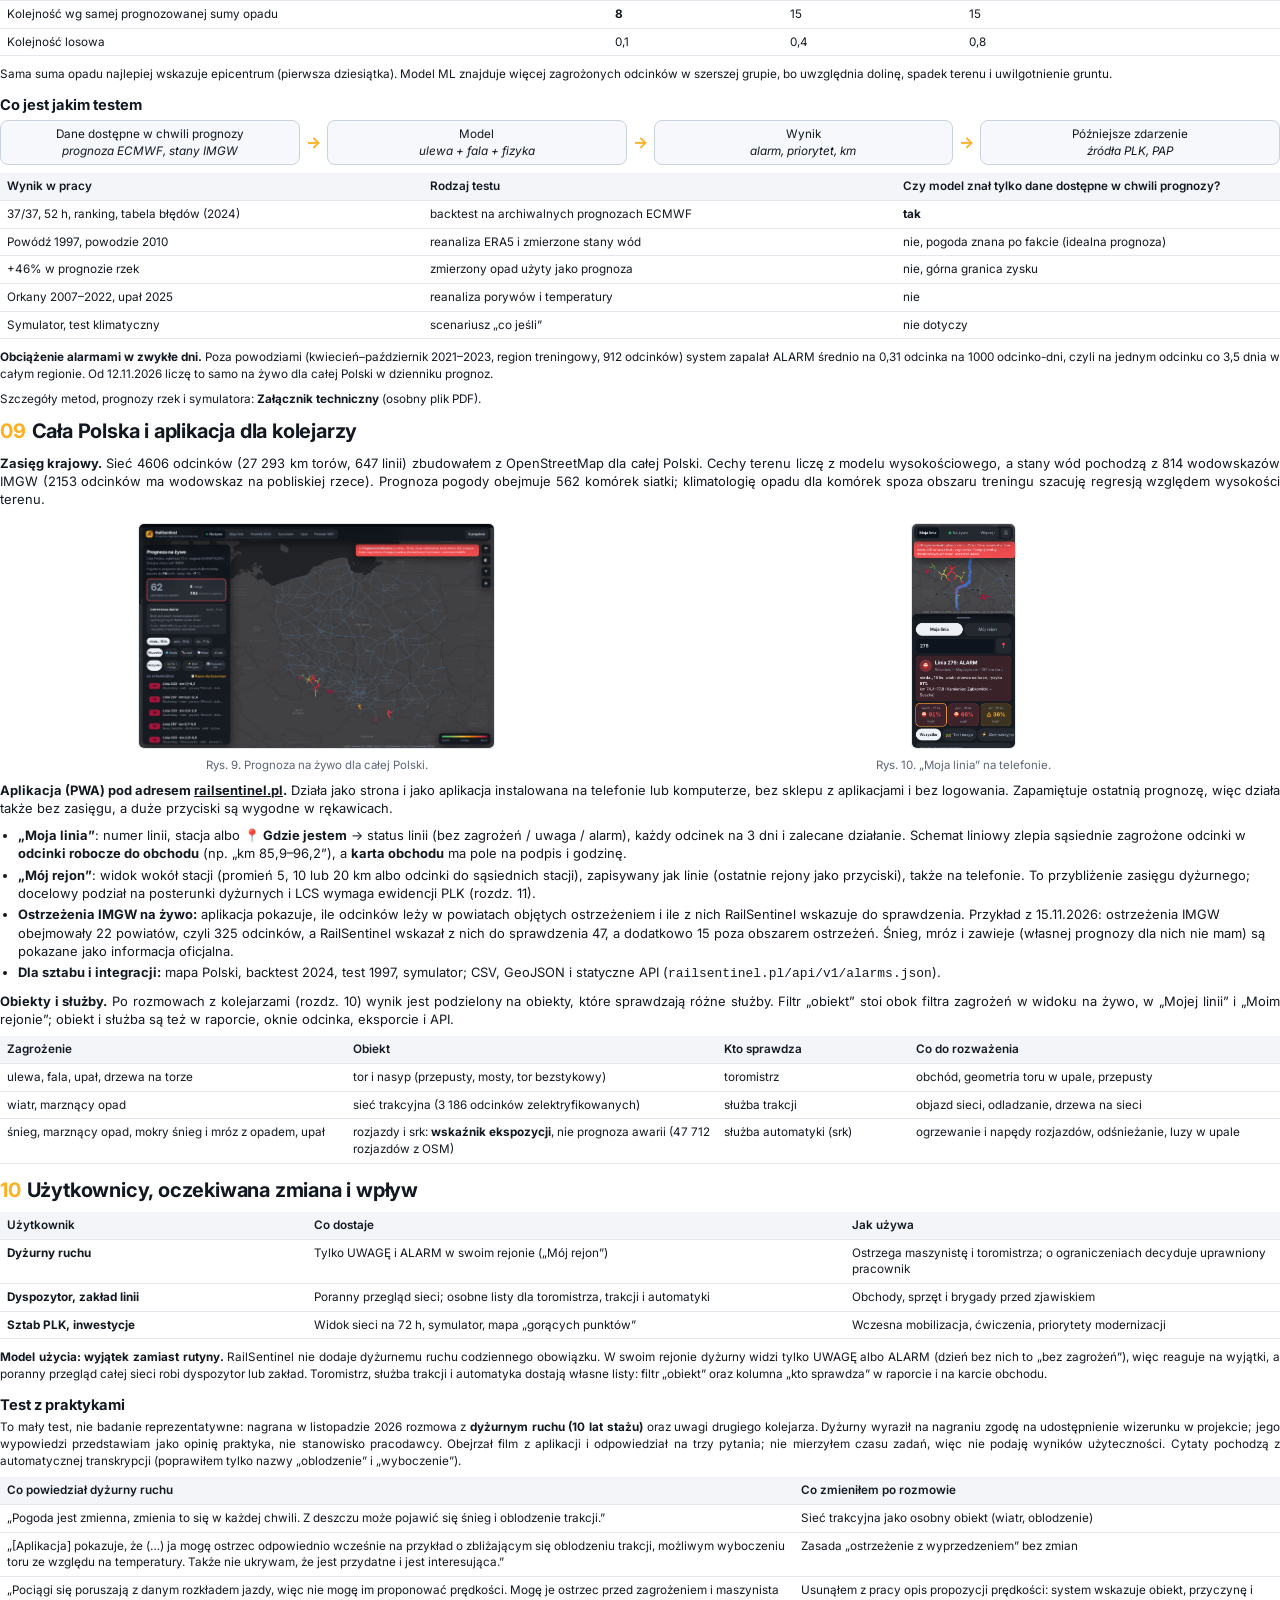
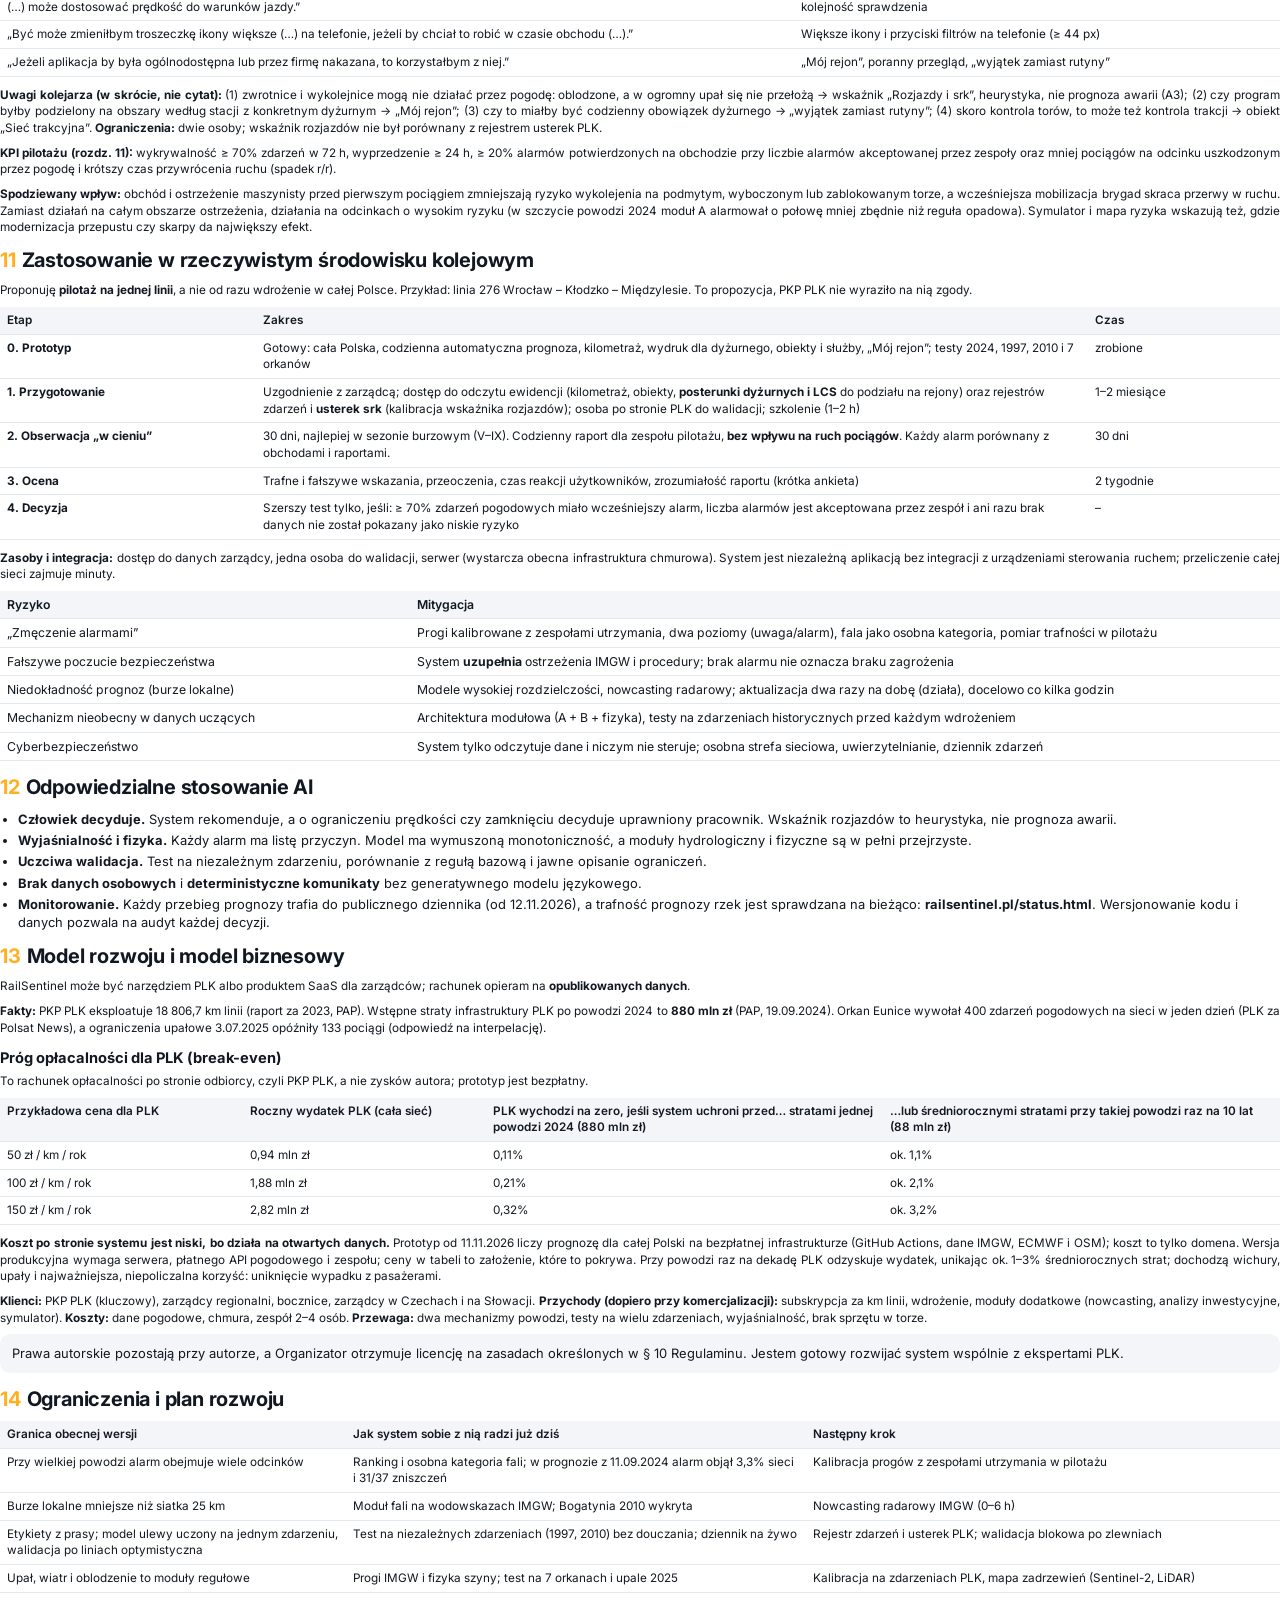
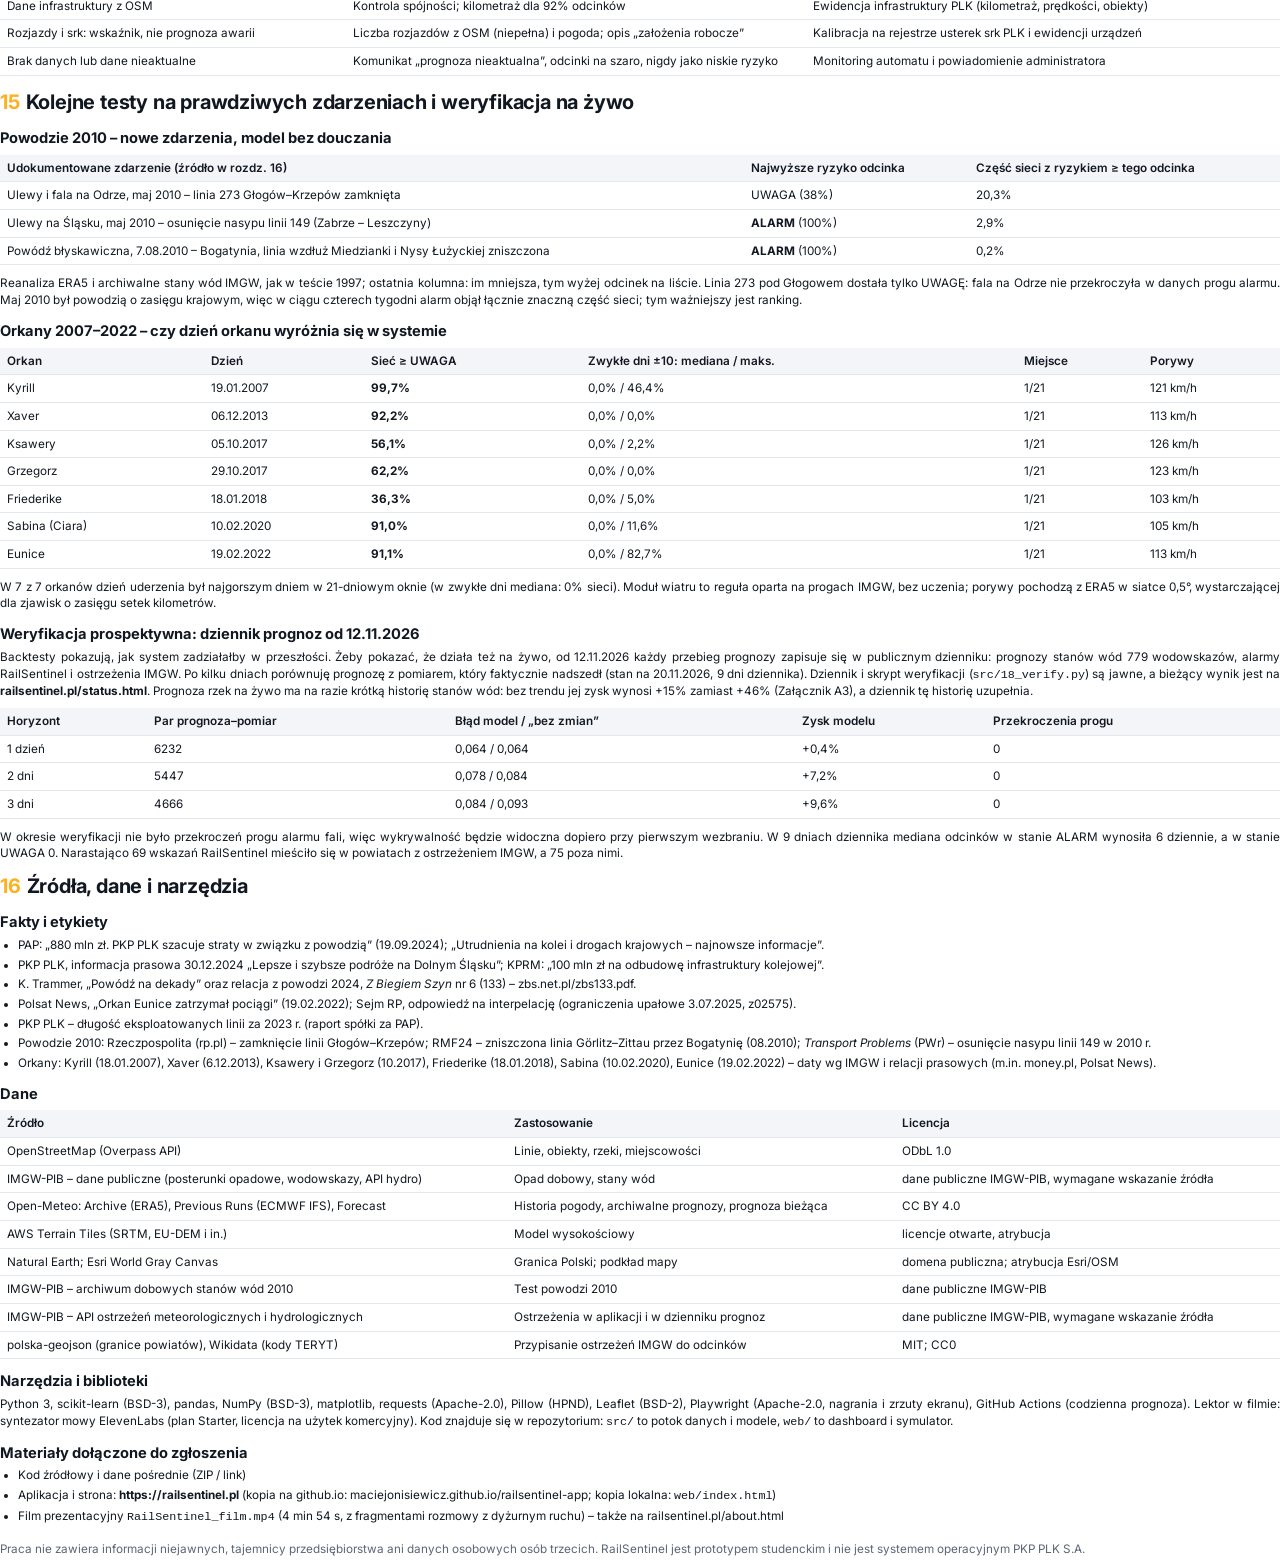
<file: docs/praca.html>
<!doctype html>
<html lang="pl">
<head>
<meta charset="utf-8">
<title>RailSentinel – praca konkursowa</title>
<link href="https://fonts.googleapis.com/css2?family=Inter:wght@400;500;600;700;800&display=swap" rel="stylesheet">
<style>
  @page { size: A4; margin: 13mm 15mm 13mm 15mm; }
  :root { --ink:#121821; --muted:#5b6676; --line:#e3e7ee; --accent:#ffb020; --red:#e5484d; --blue:#3b82f6; --chip:#f3f5f8; }
  * { box-sizing: border-box; }
  body { font: 9.7pt/1.42 Inter, Helvetica, sans-serif; color: var(--ink); margin: 0; }
  h1 { font-size: 30pt; letter-spacing: -.03em; margin: 0; line-height: 1.05; }
  h2 { font-size: 15pt; margin: 0 0 8px; letter-spacing: -.01em; padding-top: 2px; }
  h2 .n { color: var(--accent); margin-right: 6px; }
  h3 { font-size: 11pt; margin: 12px 0 4px; }
  p { margin: 0 0 8px; text-align: justify; }
  ul, ol { margin: 0 0 8px; padding-left: 18px; } li { margin-bottom: 3px; }
  .page { page-break-after: always; }
  .page:last-child { page-break-after: auto; }
  .muted { color: var(--muted); }
  .small { font-size: 8.8pt; }
  figure { margin: 6px 0 8px; text-align: center; } figure img { max-width: 100%; max-height: 72mm; border-radius: 6px; border: 1px solid var(--line); } .two figure img { max-height: 62mm; }
  figcaption { font-size: 8.6pt; color: var(--muted); margin-top: 3px; }
  table { width: 100%; border-collapse: collapse; font-size: 9.2pt; margin: 6px 0 10px; }
  th, td { text-align: left; padding: 5px 7px; border-bottom: 1px solid var(--line); vertical-align: top; }
  th { background: var(--chip); font-weight: 600; }
  .box { background: var(--chip); border-radius: 10px; padding: 10px 12px; margin: 8px 0 10px; }
  .box.warn { background: #fff6e5; border: 1px solid #ffd99a; }
  .kpis { display: grid; grid-template-columns: repeat(4, 1fr); gap: 8px; margin: 10px 0; }
  .kpi { background: var(--chip); border-radius: 10px; padding: 10px; }
  .kpi b { display: block; font-size: 19pt; letter-spacing: -.02em; line-height: 1.1; }
  .kpi small { color: var(--muted); font-size: 8.4pt; line-height: 1.25; display: block; }
  .two { display: grid; grid-template-columns: 1fr 1fr; gap: 14px; }
  .cover { height: 268mm; display: flex; flex-direction: column; }
  .cover .band { background: #0b0f14; color: #e8edf3; border-radius: 16px; padding: 28px; margin-bottom: 18px; }
  .cover .band p { color: #9fb0c3; text-align: left; font-size: 11.5pt; }
  .cover .chip { display: inline-block; background: var(--accent); color: #0b0f14; border-radius: 999px; padding: 3px 10px; font-weight: 700; font-size: 9pt; margin-bottom: 14px; }
  .cover img { width: 100%; border-radius: 12px; border: 1px solid var(--line); }
  .cover .meta { margin-top: auto; display: grid; grid-template-columns: 1fr 1fr; gap: 6px 20px; font-size: 10pt; }
  .cover .meta b { display: block; font-size: 8.5pt; color: var(--muted); font-weight: 600; text-transform: uppercase; letter-spacing: .05em; }
  .arch { display: grid; grid-template-columns: repeat(4, 1fr); gap: 4px; margin: 6px 0; font-size: 8pt; line-height: 1.3; }
  .arch div { border: 1px solid var(--line); border-radius: 7px; padding: 4px 7px; background: #fff; }
  .arch div b { display: block; font-size: 9.2pt; margin-bottom: 2px; }
  .arch .h { background: var(--chip); font-weight: 700; text-align: center; border: 0; }
  .tag { display: inline-block; border-radius: 5px; padding: 0 5px; font-size: 8.4pt; font-weight: 600; background: #ffe9e9; color: var(--red); }

  .flowline { display: flex; align-items: center; gap: 6px; margin: 4px 0 8px; }
  .flowline span { flex: 1; text-align: center; border: 1px solid #c9d2dd; border-radius: 8px; padding: 5px 6px; background: #f6f8fb; }
  .flowline b { color: #ffb020; font-size: 16px; }
</style>
</head>
<body>

<section class="page cover">
  <div class="band">
    <span class="chip">Wyzwanie 2 · Czy AI może przewidzieć zagrożenie?</span>
    <h1>RailSentinel</h1>
    <p style="margin-top:10px">Prognoza zagrożeń infrastruktury kolejowej na 72 godziny – dla całej Polski.<br>
    Uczenie maszynowe + prognoza pogody + wodowskazy IMGW + teren → lista odcinków, które trzeba sprawdzić, zanim stanie się wypadek.</p>
  </div>
  <img src="fig/screen_replay.png" alt="Dashboard RailSentinel – backtest powodzi 2024">
  <p class="small muted" style="margin-top:6px">Dashboard RailSentinel: odcinki linii kolejowych Dolnego Śląska i Opolszczyzny pokolorowane według ryzyka, prognoza wydana wieczorem 12.09.2024 na 14.09; przerywana obwódka – odcinki faktycznie zniszczone w powodzi.</p>
  <div class="meta">
    <div><b>Autor</b>Maciej Onisiewicz</div>
    <div><b>Uczelnia / kierunek</b>Politechnika Wrocławska · Informatyczne Systemy Automatyki</div>
    <div><b>Forma pracy</b>Działający prototyp (modele ML, aplikacja webowa na żywo z ostrzeżeniami IMGW, symulator, dziennik prognoz) i koncepcja wdrożenia</div>
    <div><b>Aplikacja i strona</b>railsentinel.pl · film · kod: github.com/maciejonisiewicz/railsentinel</div>
  </div>
</section>

<section class="page">
  <h2><span class="n">01</span>Streszczenie</h2>
  <p><b>Problem.</b> Ulewy, powodzie, upały i wichury są coraz częstsze, a kolej jest na nie szczególnie wrażliwa. Powódź z września 2024 r. spowodowała straty w infrastrukturze PLK wstępnie szacowane na <b>880 mln zł</b>. Podczas orkanu Eunice (19.02.2022) PLK odnotowały <b>400 zdarzeń pogodowych jednego dnia</b>. Ostrzeżenia meteorologiczne i hydrologiczne wydaje się dziś dla powiatów i rzek, a nie dla kilometrów toru. Nikt nie mówi dyżurnemu, <i>który konkretnie odcinek</i> jest zagrożony.</p>
  <p><b>Rozwiązanie.</b> RailSentinel codziennie przelicza ryzyko dla każdego ok. 5-kilometrowego odcinka sieci. Powódź modeluje jako <b>dwa mechanizmy</b>: (A) lokalną ulewę i podmycie toru, którą ocenia model uczenia maszynowego z wbudowaną wiedzą fizyczną, oraz (B) falę wezbraniową, która przychodzi rzeką z gór, ocenianą przez drugi model ML, który prognozuje stany ok. 800 wodowskazów IMGW na 3 dni. Do tego dochodzą moduły wyboczenia toru w upale, wichury i oblodzenia sieci. Wynikiem są mapa ryzyka, ranking odcinków i gotowy raport dla dyżurnego z zalecanymi działaniami, podzielony na obiekty (tor i nasyp, sieć trakcyjna, rozjazdy i srk) i służby, które je sprawdzają. Każdy alarm ma wyjaśnienie: <i>dlaczego</i> ten odcinek.</p>
  <p><b>Dowód na dwóch powodziach.</b> System obejmuje <b>całą Polskę</b>: 4606 odcinków (27 293 km torów) i 814 wodowskazów, wyłącznie na danych publicznych. Etykiety zniszczeń zebrałem dla Dolnego Śląska i Opolszczyzny, więc tam odbywa się trening i walidacja. W backteście 2024 korzysta tylko z <b>prognoz ECMWF dostępnych przed powodzią</b>, a każdy odcinek ocenia model, który nie widział jego linii. Następnie <b>bez żadnego douczania</b> sprawdziłem go na powodzi tysiąclecia z 1997 r.</p>
  <div class="kpis">
    <div class="kpi"><b>37/37</b><small>odcinków zniszczonych w 2024 r. z alarmem przed czasem, mediana <strong>52 h</strong> przed pierwszymi zniszczeniami</small></div>
    <div class="kpi"><b>3/3</b><small>udokumentowanych miejsc zniszczeń z 1997 r. wykrytych w niezależnym teście (sam model ML: 0/3)</small></div>
    <div class="kpi"><b>0,948</b><small>AUC w strefie ulewy: trafność wskazania <i>właściwych</i> odcinków (reguła opadowa: 0,864)</small></div>
    <div class="kpi"><b>+46%</b><small>więcej przekroczeń stanu rzek wykrytych z 2-dniowym wyprzedzeniem (test historyczny przy znanym opadzie – górna granica)</small></div>
  </div>
  <p><b>Odbiorcy.</b> Dyżurni ruchu i dyspozytorzy, zakłady linii kolejowych odpowiedzialne za utrzymanie, sztaby kryzysowe PLK, a pośrednio przewoźnicy i pasażerowie.</p>
  <p><b>Oczekiwana zmiana.</b> Przejście od „sprawdzamy po fakcie” do „sprawdzamy zanim”: wcześniejsze obchody i ostrzeżenie maszynistów na kilkudziesięciu wskazanych odcinkach zamiast na całym obszarze ostrzeżenia, mniej pociągów na uszkodzonym torze i krótsze przerwy w ruchu. Wdrożenie nie wymaga urządzeń w torze, bo system korzysta z danych, które już istnieją.</p>
  <div class="box"><b>Co wyróżnia tę pracę:</b> (1) uczciwa walidacja: test na drugiej, niezależnej powodzi, porównanie z regułą progową i pokazanie, co <i>nie</i> zadziałało; (2) dwa modele ML – ulewa oraz prognoza stanów rzek – i symulator „co jeśli?” działający w przeglądarce; (3) <b>gotowa aplikacja dla kolejarzy</b> (instalowana na telefonie, działa bez zasięgu) pod adresem <b>railsentinel.pl</b> oraz film prezentacyjny; (4) <b>oficjalne ostrzeżenia IMGW zawężone do konkretnych odcinków</b> oraz publiczny dziennik prognoz z weryfikacją na żywo; (5) wyłącznie otwarte dane i kod; (6) <b>test z praktykami</b> (dyżurny ruchu, kolejarz) i zmiany w aplikacji po ich uwagach: sieć trakcyjna, wskaźnik dla rozjazdów, „Mój rejon” (rozdz. 10).</div>
</section>

<section class="page">
  <h2><span class="n">02</span>Problem i jego znaczenie dla bezpieczeństwa</h2>
  <p>Sieć PLK to ok. 18,8 tys. km eksploatowanych linii w bardzo różnym terenie: od dolin górskich rzek Sudetów po niziny zalewowe Odry. Ta sama ulewa może być nieszkodliwa dla nasypu na równinie i katastrofalna dla toru biegnącego dnem doliny tuż przy rzece. Most nad dużą rzeką może z kolei zostać zniszczony przez falę, choć w jego okolicy nie spadła ani kropla deszczu.</p>
  <table>
    <tr><th style="width:22%">Zagrożenie</th><th>Mechanizm</th><th style="width:27%">Możliwe skutki</th></tr>
    <tr><td><b>Ulewa / podmycie</b></td><td>Intensywny, wielodniowy opad na nasycony grunt → spływ po stokach, wezbranie potoków → wypłukanie tłucznia i podtorza, uszkodzenie przepustów i nasypów.</td><td>Wykolejenie na podmytym torze, zalane urządzenia srk.</td></tr>
    <tr><td><b>Fala wezbraniowa</b></td><td>Opady w górnej części zlewni → fala spływająca dużą rzeką przez kilka dni → napór na filary mostów, zatory z drewna, zalanie toru przy brzegu.</td><td>Uszkodzenie mostów, wielomiesięczne lub trwałe zamknięcia.</td></tr>
    <tr><td><b>Wyboczenie toru</b></td><td>Szyna w słońcu nagrzewa się ok. 20 °C bardziej niż powietrze; w torze bezstykowym rosną siły ściskające.</td><td>Wykolejenie przy dużej prędkości.</td></tr>
    <tr><td><b>Wichura / oblodzenie</b></td><td>Porywy powyżej ok. 70–90 km/h → drzewa na torze i sieci; marznący opad → lód na przewodzie jezdnym.</td><td>Najechanie na przeszkodę, zerwana sieć.</td></tr>
    <tr><td><b>Śnieg, lód, upał a rozjazdy</b></td><td>Według uwag kolejarzy oblodzone, zasypane lub rozgrzane rozjazdy i wykolejnice mogą się nie przestawić. Pokazuję to jako wskaźnik ekspozycji, nie prognozę awarii (rozdz. 09, A3).</td><td>Utrudnienia w ruchu, awarie srk.</td></tr>
  </table>
  <h3>Dwie powodzie, dwa mechanizmy</h3>
  <p><b>Wrzesień 2024</b> to przede wszystkim mechanizm A. Najpoważniejsze zniszczenia powstały w węźle kłodzkim, gdzie przy ujściu Bystrzycy Dusznickiej woda zniszczyła torowisko i rozmyła ok. 300 m nasypu na początku linii do Kudowy-Zdroju. Uszkodzone zostały także odcinki Nysa – Prudnik, Głuchołazy, Otmuchów – Paczków – Kamieniec Ząbkowicki i Bystrzyca Kłodzka – Długopole-Zdrój. <b>Lipiec 1997</b> pokazał mechanizm B: fala na Odrze uszkodziła mosty kolejowe w Kędzierzynie-Koźlu, Krapkowicach i Brzegu Dolnym. Część tych zniszczeń do dziś ogranicza przepustowość magistral (Z Biegiem Szyn nr 133).</p>
  <figure><img src="fig/rain_forecast.png" style="max-height:58mm"><figcaption>Rys. 1. Ulewa w Kotlinie Kłodzkiej była widoczna w operacyjnych prognozach ECMWF z 1–3-dniowym wyprzedzeniem. Informacja istniała, ale nie była przełożona na konkretne odcinki toru.</figcaption></figure>
  <div class="box warn"><b>Luka, którą wypełnia RailSentinel:</b> prognozy pogody i pomiary hydrologiczne są dziś bardzo dobre, a PLK ma wiedzę o swojej infrastrukturze. Brakuje warstwy, która połączy jedno z drugim i powie: <i>„jutro wieczorem linia X w rejonie Y jest zagrożona, z prawdopodobieństwem P, bo …”</i>.</div>
</section>

<section class="page">
  <h2><span class="n">03</span>Rozwiązanie i mechanizm działania</h2>
  <div class="arch">
    <div class="h">1 · Dane</div><div class="h">2 · Cechy</div><div class="h">3 · Modele</div><div class="h">4 · Decyzja</div>
    <div><b>Prognoza pogody</b>ECMWF / ICON / GFS (Open-Meteo)</div>
    <div><b>Opad</b>1/3/7 dni, uwilgotnienie gruntu (30 dni), ekstremalność względem klimatu komórki</div>
    <div><b>A · Ulewa – ML</b>gradient boosting z ograniczeniami monotoniczności</div>
    <div><b>Mapa ryzyka</b>każdy odcinek, horyzont 72 h</div>
    <div><b>Wodowskazy IMGW</b>~850 stacji w Polsce, stany wód (API na żywo)</div>
    <div><b>Hydrologia</b>indeks stanu wody największej rzeki przy torze, ekspozycja (most / brzeg)</div>
    <div><b>B · Fala wezbraniowa</b>prognoza stanów rzek ML na 3 dni + próg ustalony z góry</div>
    <div><b>Raport dyżurnego</b>alarmy po liniach + zalecane działania</div>
    <div><b>Infrastruktura i teren</b>OSM: linie, mosty, nasypy; DEM ~50 m; rzeki</div>
    <div><b>Teren</b>położenie w dolinie (TPI), stromość, odległość i wielkość rzeki, mosty, nasypy</div>
    <div><b>Upał · wiatr · lód</b>modele fizyczne</div>
    <div><b>Symulator</b>model ML w przeglądarce: „co jeśli?”</div>
  </div>
  <h3>A · Model ML ulewy i podmycia (physics-informed)</h3>
  <p><b>Gradient boosting</b> (HistGradientBoosting, scikit-learn), uczony na 780 672 odcinko-dniach z lat 2021–2024. Wymuszam <b>monotoniczność</b>: ryzyko <i>nigdy nie maleje</i>, gdy rośnie opad lub uwilgotnienie gruntu i gdy tor leży bliżej rzeki albo niżej w dolinie. Model korzysta tylko z cech o fizycznym związku z podmyciem. Cechy eksploatacyjne (prędkość, elektryfikacja, kategoria linii) usunąłem, bo w walidacji „uczyły się regionu”, a nie zjawiska. Rozdz. 05 pokazuje, że ten wybór nie zawyżył wyniku testu niezależnego.</p>
  <h3>B · Moduł fali wezbraniowej</h3>
  <p>Dla każdego odcinka szukam <b>największej rzeki w promieniu 1,5 km</b>, która ma wodowskaz IMGW. Odcinek przypisuję do najbliższego wodowskazu na tej rzece (2153 z 4606 odcinków w Polsce). Indeks stanu wody: 0 oznacza medianę, a 1 poziom 1% najwyższych dni z lat 2021–2024. Alarm włącza się przy indeksie ok. 2, z pełną wagą dla toru, który przecina rzekę mostem lub biegnie do 300 m od brzegu. <b>Próg ustaliłem z góry i nie dostrajałem go na teście z 1997 r.</b> W trybie na żywo stany wód pochodzą z publicznego API IMGW.</p>
  <h3>Moduły fizyczne i raport</h3>
  <p><b>Wyboczenie:</b> temperatura szyny ≈ T<sub>pow.</sub> + k·nasłonecznienie, a ryzyko rośnie powyżej ok. 50–55 °C. <b>Wiatr:</b> progi ostrzeżeń IMGW (70/90/110 km/h). <b>Oblodzenie:</b> opad przy temperaturze ok. 0 °C. Wszystkie moduły łączy wzór P = 1 − Π(1 − P<sub>i</sub>). Raport dla dyżurnego pogrupowany jest według linii i zawiera miejscowość, rzekę, wartości opadu, stanu wody, temperatury szyny lub wiatru oraz <b>zalecane działanie</b>. Wyniki są przypisane do obiektów: tor i nasyp, sieć trakcyjna (odcinki zelektryfikowane) oraz rozjazdy i srk (rozdz. 09). System <b>nie proponuje prędkości</b>: wskazuje obiekt, przyczynę i kolejność sprawdzenia, a o ograniczeniach decyduje uprawniony pracownik (rozdz. 10). Raport generują deterministyczne szablony, więc w komunikacie bezpieczeństwa nie ma „halucynacji” AI.</p>
  <figure><img src="fig/popup_crop.png" style="max-height:58mm"><figcaption>Rys. 2. Szczegóły odcinka: ryzyko w podziale na mechanizmy, parametry i wyjaśnienie, które czynniki spowodowały alarm.</figcaption></figure>
</section>

<section class="page">
  <h2><span class="n">04</span>Dane: co wykorzystałem i czego potrzeba docelowo</h2>
  <p>Prototyp zbudowałem <b>wyłącznie na danych publicznych</b>, więc każdy może go odtworzyć. Docelowa wersja dla PLK w tej samej architekturze przyjmie dane wewnętrzne, które znacząco poprawią trafność.</p>
  <table>
    <tr><th style="width:22%">Dane</th><th>Prototyp (publiczne)</th><th style="width:33%">Wdrożenie (PLK)</th></tr>
    <tr><td>Sieć i obiekty</td><td>OpenStreetMap: linie, numery, mosty, nasypy, przekopy, tunele, elektryfikacja</td><td>Ewidencja PLK z kilometrażem, przepusty, stan obiektów</td></tr>
    <tr><td>Pogoda – historia</td><td>Reanaliza ERA5 (ok. 25 km), 2021–2024 i 1997; <b>~300 posterunków opadowych IMGW</b></td><td>Telemetria IMGW, radar</td></tr>
    <tr><td>Pogoda – prognoza</td><td>ECMWF IFS / ICON / GFS; archiwum prognoz do backtestu</td><td>ICON-D2 (ok. 2 km), nowcasting radarowy</td></tr>
    <tr><td>Hydrologia</td><td><b>Dobowe stany wód z ok. 850 wodowskazów IMGW w całej Polsce</b> (1997, 2021–2024) + API IMGW na żywo</td><td>Prognozy hydrologiczne IMGW, mapy zagrożenia powodziowego ISOK</td></tr>
    <tr><td>Teren</td><td>Model wysokościowy (AWS Terrain Tiles: SRTM/EU-DEM)</td><td>LiDAR z Geoportalu (1 m)</td></tr>
    <tr><td>Etykiety</td><td>2024: 37 odcinków (komunikaty PLK/PAP); <b>1997: 3 miejsca zniszczeń (test)</b> – „Z Biegiem Szyn” nr 133</td><td><b>Rejestr zdarzeń i usterek PLK</b> (tysiące przypadków)</td></tr>
  </table>
  <h3>Jak dane są wykorzystywane</h3>
  <ol>
    <li>Sieć dzielę na odcinki ok. 4–5 km (numer linii × kafel siatki) i dla każdego liczę cechy terenu i infrastruktury.</li>
    <li>Posterunki IMGW lokalizuję automatycznie. Ich wykaz nie zawiera współrzędnych, ale 9-cyfrowy kod stacji koduje stopień szerokości i długości geograficznej, więc nazwę stacji dopasowuję do miejscowości z OSM w tym kwadracie. Tak zlokalizowałem 464 posterunki opadowe (309 z danymi pomiarowymi); współrzędne wodowskazów biorę z API IMGW, a brakujące ustalam tą samą metodą.</li>
    <li>Etykiety 2024 to bufory korytarzy zniszczeń opisanych w komunikatach, a etykiety 1997 to odcinki przy trzech zniszczonych mostach. Każdy korytarz ma w repozytorium źródło (<code>data/labels_flood_*.json</code>). Linii zlikwidowanych po 1997 r. (Kędzierzyn – Baborów, Kamieniec Ząbk. – Złoty Stok) nie uwzględniam, bo nie istnieją w dzisiejszej sieci.</li>
    <li>Model uczę na wszystkich odcinko-dniach kwiecień–październik. Zwykłe lata uczą go, kiedy deszcz <i>nie</i> niszczy toru. Rok 1997 nie bierze udziału w treningu ani w doborze parametrów.</li>
  </ol>
  <div class="box"><b>Odpowiedzialne wykorzystanie danych:</b> system nie przetwarza danych osobowych ani informacji o ruchu pociągów. Aplikacja nie wymaga konta, a lokalizacja z przycisku „Gdzie jestem” jest używana tylko w przeglądarce i nie trafia na serwer. System wyłącznie odczytuje dane publiczne i niczym nie steruje. Prototyp nie zawiera informacji niejawnych ani tajemnicy przedsiębiorstwa. Wszystkie źródła i licencje są w rozdz. 16 i w pliku README.</div>
</section>

<section class="page">
  <h2><span class="n">05</span>Wyniki 2024: backtest na prawdziwych prognozach</h2>
  <p>Dla każdego dnia 9–15 września odtworzyłem stan wiedzy z wieczora poprzedniego dnia: obserwacje do tego momentu, <b>archiwalną prognozę ECMWF IFS</b> na 3 dni (opad w przyszłości pochodzi wyłącznie z prognozy) oraz ostatni pomiar wodowskazów. Każdy odcinek ocenia model, który nie widział jego linii w treningu (walidacja krzyżowa po liniach); jej ograniczenia opisuję pod tabelą.</p>
  <figure><img src="fig/backtest.png" style="max-height:34mm"><figcaption>Rys. 3. Odsetek odcinków w alarmie w zależności od daty wydania prognozy: czerwone słupki to odcinki faktycznie zniszczone, szare to reszta sieci.</figcaption></figure>
  <div class="kpis">
    <div class="kpi"><b>37/37</b><small>zniszczonych odcinków z alarmem (sam model ML: 31)</small></div>
    <div class="kpi"><b>52 h</b><small>mediana wyprzedzenia przed pierwszymi zniszczeniami (14.09)</small></div>
    <div class="kpi"><b>25%</b><small>pozostałych odcinków w alarmie w szczycie</small></div>
    <div class="kpi"><b>36%</b><small>precyzja alarmów w dniach powodzi (reguła: 14%)</small></div>
  </div>
  <h3>Walidacja krzyżowa po liniach (GroupKFold) i porównanie z regułą progową</h3>
  <p>Punkt odniesienia to reguła „alarm, gdy opad 3-dobowy przekracza próg”, odpowiadająca dzisiejszym ostrzeżeniom meteorologicznym. Najważniejszy jest środkowy wykres. W dniach powodzi wszystkie odcinki w strefie ulewy mają „dużo deszczu”, a model dzięki terenowi i infrastrukturze lepiej wskazuje te, które faktycznie ulegną zniszczeniu, i <b>o połowę rzadziej alarmuje niepotrzebnie</b>.</p>
  <figure><img src="fig/metrics.png" style="max-height:30mm"><figcaption>Rys. 4. Model (moduł A) vs reguła opadowa, walidacja krzyżowa 2024.</figcaption></figure>
  <table>
    <tr><th>Wariant (moduł A)</th><th>PR-AUC</th><th>AUC w strefie ulewy</th><th>Sieć w alarmie (dni powodzi)</th><th>AUC – test 1997</th></tr>
    <tr><td><b>ERA5 + cechy fizyczne (wybrany)</b></td><td><b>0,518</b></td><td><b>0,948</b></td><td><b>7%</b></td><td>0,673</td></tr>
    <tr><td>ERA5 + wszystkie cechy</td><td>0,453</td><td>0,935</td><td>11%</td><td>0,685</td></tr>
    <tr><td>Posterunki IMGW + cechy fizyczne</td><td>0,531</td><td>0,948</td><td>10%</td><td>0,382</td></tr>
    <tr><td>Reguła opadowa (ERA5)</td><td>0,349</td><td>0,864</td><td>27%</td><td>0,731</td></tr>
  </table>
  <p class="small muted">Wybór cech nie zawyżył wyniku: na niezależnym teście 1997 oba zestawy cech wypadają podobnie. Gęstsze dane z posterunków poprawiają samą regułę opadową (AUC w strefie ulewy 0,880 wobec 0,863), ale nie model. Prawdziwy zysk przyniosła hydrologia (rozdz. 06).</p>
  <p class="small"><b>Ograniczenia tej walidacji.</b> (1) Sąsiednie linie w jednej dolinie mają niemal te same dane pogodowe i etykiety, więc podział po liniach nie daje w pełni niezależnych zbiorów, a wyniki 2024 są optymistyczne. (2) Etykiety pochodzą z jednego zdarzenia, więc nie da się podzielić danych w czasie; jedyny test poza nim to 1997 (sam model ulewy: 0 z 3, system: 3 z 3). (3) Próg alarmu dobrałem na etykietach 2024 (ok. 80% dni zniszczeń), więc liczba wykrytych odcinków w 2024 nie jest niezależnym wynikiem; niezależne są test 1997 i dziennik na żywo (rozdz. 15).</p>
</section>

<section class="page">
  <h2><span class="n">06</span>Niezależny test: powódź 1997 i walidacja modułów</h2>
  <p>System, <b>bez żadnych zmian</b>, uruchomiłem na danych z lipca 1997 r. (reanaliza ERA5 i wodowskazy IMGW). Zadanie: czy wskaże trzy udokumentowane miejsca zniszczeń, czyli mosty w Kędzierzynie-Koźlu, Krapkowicach i Brzegu Dolnym?</p>
  <table>
    <tr><th>Metoda</th><th>Wykryte miejsca zniszczeń</th><th>Odcinki (z 10 oznaczonych)</th><th>Sieć w alarmie w oknie powodzi</th></tr>
    <tr><td>Reguła opadowa</td><td>2/3</td><td>7/10</td><td>46% (ok. 2,5 tys. km)</td></tr>
    <tr><td>Sam model ML (moduł A)</td><td>0/3</td><td>0/10</td><td>9%</td></tr>
    <tr><td><b>System: moduł A + moduł B (fala)</b></td><td><b>3/3</b></td><td><b>8/10</b></td><td><b>35%</b></td></tr>
  </table>
  <p><b>Czego nauczył mnie ten test.</b> Sam model ML, uczony na podgórskiej powodzi z 2024 r., zawiódł: zniszczenia z 1997 r. spowodowała fala na nizinnej Odrze, a nie lokalny deszcz. Dodanie stanu wód <i>jako cechy</i> ML nie pomogło, bo z jednego zdarzenia nie da się nauczyć drugiego mechanizmu. Dlatego RailSentinel ma <b>osobny moduł hydrologiczny</b> z progiem ustalonym z góry, a system wykrywa wszystkie trzy miejsca. Pięć niewykrytych odcinków leży w 9-kilometrowym korytarzu, którym oznaczyłem <i>jeden</i> most.</p>
  <h3>Moduły wyboczenia i wiatru na udokumentowanych zdarzeniach</h3>
  <figure><img src="fig/module_validation.png" style="max-height:50mm"><figcaption>Rys. 5. Ranking dni według odsetka sieci w alarmie. <b>Orkan Eunice (19.02.2022; PLK: 400 zdarzeń pogodowych)</b> to 2. najgorszy dzień z 1096 w danych, z 60% sieci w alarmie (typowy dzień: 0%). <b>Upał 3.07.2025 (PLK: 133 pociągi opóźnione przez ograniczenia prędkości)</b> to 10. dzień z 460 dni letnich, z szyną do 54 °C.</figcaption></figure>
  <div class="two">
    <figure><img src="fig/screen_1997.png" style="max-height:50mm"><figcaption>Rys. 6. Lipiec 1997: alarmy systemu.</figcaption></figure>
    <figure><img src="fig/importance.png" style="max-height:50mm"><figcaption>Rys. 7. Co decyduje o ryzyku w module A (permutation importance).</figcaption></figure>
  </div>
  <div class="box warn"><b>Granice obecnej wersji (plan w rozdz. 14).</b> (1) Model ML zna tylko mechanizm podgórski. Ulewa na nizinie (np. nad Wrocławiem) daje w nim niskie ryzyko podmycia, a tam zagrożenie pokrywa moduł B. (2) Przy pełnej informacji hydrologicznej system w szczycie powodzi obejmuje alarmem więcej sieci (28%). To cena wykrycia fali, dlatego raport pokazuje falę jako osobną kategorię z innymi działaniami. (3) Moduł upału jest ostrożny: w dniu 3.07.2025 alarmował tylko 1,5% odcinków regionu. Wszystkie trzy punkty poprawi podłączenie rejestru zdarzeń PLK.</div>
</section>

<section class="page">
  <h2><span class="n">07</span>Jeden przypadek od początku do końca: linia 309 pod Kłodzkiem</h2>
  <p>Odcinek <b>linii 309, km 0,2–3,2 (Kłodzko – Szalejów Dolny)</b> w dolinie Bystrzycy Dusznickiej. Każdy wiersz pokazuje, co system wiedział <b>w chwili wydania prognozy</b>, czyli tylko z danych dostępnych wieczorem dnia poprzedniego (archiwalne prognozy ECMWF i stany wód IMGW).</p>
  <table class="small">
    <tr><th style="width:21%">Prognoza wydana</th><th>Co pokazał RailSentinel dla tego odcinka</th></tr>
    <tr><td>9.09, wieczorem</td><td>Ryzyko niskie. Prognozowany opad 3-dobowy do 39 mm.</td></tr>
    <tr><td>10.09, wieczorem</td><td>Ryzyko niskie, choć prognoza opadu na 13.09 rośnie do 74 mm.</td></tr>
    <tr><td><b>11.09, ok. 20:00</b></td><td><b>ALARM 86% na 14.09</b>, <b>22. miejsce na liście krajowej</b> z 4606 odcinków. Prognozowany opad 3-dobowy 162 mm. Przyczyny wg modelu: położenie w górskiej dolinie (wysokość, spadek terenu) i opad z ostatnich 7 dni.</td></tr>
    <tr><td>12.09, wieczorem</td><td>Alarm 93% na 14–15.09. Moduł fali: prognozowany stan wody 2,0 (1 = poziom 1% najwyższych dni).</td></tr>
    <tr><td>13.09, wieczorem</td><td>Do ulewy dochodzi fala: ryzyko fali 92%, stan wody 2,6.</td></tr>
    <tr><td><b>14–16.09: zdarzenie</b></td><td><b>Zniszczone torowisko i 300 m nasypu</b> na początku linii do Kudowy-Zdroju (PLK za: K. Trammer, <i>Z Biegiem Szyn</i> nr 133). Według PLK najtrudniejsza sytuacja była w węźle Kłodzko, a Kłodzko Główne było nieprzejezdne (PAP, 19.09.2024).</td></tr>
  </table>
  <div class="kpis" style="margin:8px 0"><div class="kpi"><b>52 h</b><small>od pierwszego alarmu (11.09, 20:00) do początku dnia zniszczeń; dokładna godzina zniszczenia nie jest znana</small></div>
  <div class="kpi"><b>22. z 4606</b><small>pozycja odcinka na krajowej liście priorytetów w prognozie z 11.09</small></div></div>
  <div class="box"><b>Co mógł zrobić toromistrz, w granicach swoich kompetencji:</b> 12.09 rano zaplanować oględziny nasypu, przepustów i odwodnienia na km 0,2–3,2, zgłosić wynik dyżurnemu i przełożonym oraz przygotować sprzęt. Decyzje o ruchu pociągów podejmuje uprawniony pracownik według obowiązujących procedur. RailSentinel wskazuje miejsce i kolejność, ale niczego nie decyduje.</div>
  <h3>To samo zdarzenie: ostrzeżenie IMGW a RailSentinel</h3>
  <table class="small">
    <tr><th style="width:18%"></th><th>Ostrzeżenie meteorologiczne IMGW</th><th>RailSentinel</th></tr>
    <tr><td>Wydane</td><td>11.09.2024 (środa), 3. stopień, ważne do 16.09, 7:00</td><td>11.09.2024, ok. 20:00</td></tr>
    <tr><td>Obszar</td><td>całe województwo dolnośląskie i północ opolskiego (górne oszacowanie: 3,9 tys. km toru); sumy opadu do ok. 380 mm</td><td>150 odcinków w alarmie, czyli <b>3,3% sieci krajowej</b>; w tych województwach <b>640 km do obchodu</b> (16% ich sieci)</td></tr>
    <tr><td>Co mówi</td><td>gdzie i ile spadnie</td><td>który odcinek (linia, kilometr), dlaczego i w jakiej kolejności go sprawdzić</td></tr>
    <tr><td>Wynik</td><td>ostrzeżenie obszarowe, bez wskazania odcinków toru</td><td>wśród 150 alarmów było <b>31 z 37</b> późniejszych zniszczeń (26× lepiej niż losowo)</td></tr>
  </table>
  <p class="small"><b>RailSentinel nie prognozuje tylko złej pogody. Wskazuje, które odcinki infrastruktury kolejowej wymagają uwagi i w jakiej kolejności.</b> Nie zastępuje ostrzeżeń IMGW: korzysta z tych samych prognoz i przekłada je na konkretne odcinki toru. Źródła ostrzeżeń: TVN24 i RMF24 (11–12.09.2024). Etykieta zniszczenia pochodzi z korytarza zniszczeń opisanego w źródłach (bufor 2 km), a nie z pomiaru punktowego.</p>
</section>

<section class="page">
  <h2><span class="n">08</span>Cena skuteczności: alarmy, przeoczenia i rodzaje testów</h2>
  <p>Wynik „37/37” trzeba czytać razem z jego ceną, czyli liczbą odcinków do sprawdzenia. Poniżej pełny system (moduł ulewy i moduł fali), cała sieć krajowa (4606 odcinków), powódź 2024, dwie prognozy i trzy progi.</p>
  <table class="small">
    <tr><th>Prognoza wydana (wyprzedzenie)</th><th>Próg</th><th>Trafne alarmy</th><th>Przeoczenia</th><th>Alarmy bez potwierdzonego zniszczenia</th><th>Odcinków do sprawdzenia na 1 trafny</th><th>Część sieci</th></tr>
    <tr><td>11.09, 20:00 (52 h)</td><td>0,3</td><td>31</td><td>6</td><td>148</td><td>5,8</td><td>3,9%</td></tr><tr><td>11.09, 20:00 (52 h)</td><td><b>0,5</b></td><td><b>31</b></td><td>6</td><td>119</td><td><b>4,8</b></td><td>3,3%</td></tr><tr><td>11.09, 20:00 (52 h)</td><td>0,7</td><td>27</td><td>10</td><td>89</td><td>4,3</td><td>2,5%</td></tr><tr><td>13.09, 20:00 (4 h)</td><td>0,3</td><td>37</td><td>0</td><td>371</td><td>11,0</td><td>8,9%</td></tr><tr><td>13.09, 20:00 (4 h)</td><td><b>0,5</b></td><td><b>37</b></td><td>0</td><td>326</td><td><b>9,8</b></td><td>7,9%</td></tr><tr><td>13.09, 20:00 (4 h)</td><td>0,7</td><td>35</td><td>2</td><td>236</td><td>7,7</td><td>5,9%</td></tr>
  </table>
  <p class="small"><b>Jak to czytać.</b> Próg 0,5 to domyślny ALARM, a 0,3 to UWAGA. Wyższy próg daje mniej obchodów i więcej przeoczeń, czyli wybór dla zespołu utrzymania w pilotażu. „Alarm bez potwierdzonego zniszczenia” nie musi być fałszywy: część odcinków była zalana lub zamknięta, ale do etykiet trafiły tylko udokumentowane zniszczenia. Liczymy je jednak jako fałszywe, żeby nie zawyżać wyniku.</p>
  <h3>Ranking: od czego zacząć obchody (prognoza z 11.09, wieczór)</h3>
  <table class="small"><tr><th>Zniszczone odcinki na szczycie listy (z 37)</th><th>pierwsze 10</th><th>pierwsze 50</th><th>pierwsze 100 (2% sieci)</th></tr>
    <tr><td><b>Lista „podmycie” – model ML ulewy</b></td><td>4</td><td><b>19</b></td><td><b>28</b></td></tr>
    <tr><td>Kolejność wg samej prognozowanej sumy opadu</td><td><b>8</b></td><td>15</td><td>15</td></tr>
    <tr><td>Kolejność losowa</td><td>0,1</td><td>0,4</td><td>0,8</td></tr></table>
  <p class="small">Sama suma opadu najlepiej wskazuje epicentrum (pierwsza dziesiątka). Model ML znajduje więcej zagrożonych odcinków w szerszej grupie, bo uwzględnia dolinę, spadek terenu i uwilgotnienie gruntu.</p>
  <h3>Co jest jakim testem</h3>
  <div class="flowline small"><span>Dane dostępne w chwili prognozy<br><i>prognoza ECMWF, stany IMGW</i></span><b>→</b><span>Model<br><i>ulewa + fala + fizyka</i></span><b>→</b><span>Wynik<br><i>alarm, priorytet, km</i></span><b>→</b><span>Późniejsze zdarzenie<br><i>źródła PLK, PAP</i></span></div>
  <table class="small">
    <tr><th>Wynik w pracy</th><th>Rodzaj testu</th><th style="width:30%">Czy model znał tylko dane dostępne w chwili prognozy?</th></tr>
    <tr><td>37/37, 52 h, ranking, tabela błędów (2024)</td><td>backtest na archiwalnych prognozach ECMWF</td><td><b>tak</b></td></tr>
    <tr><td>Powódź 1997, powodzie 2010</td><td>reanaliza ERA5 i zmierzone stany wód</td><td>nie, pogoda znana po fakcie (idealna prognoza)</td></tr>
    <tr><td>+46% w prognozie rzek</td><td>zmierzony opad użyty jako prognoza</td><td>nie, górna granica zysku</td></tr>
    <tr><td>Orkany 2007–2022, upał 2025</td><td>reanaliza porywów i temperatury</td><td>nie</td></tr>
    <tr><td>Symulator, test klimatyczny</td><td>scenariusz „co jeśli”</td><td>nie dotyczy</td></tr>
  </table>
  <p class="small"><b>Obciążenie alarmami w zwykłe dni.</b> Poza powodziami (kwiecień–październik 2021–2023, region treningowy, 912 odcinków) system zapalał ALARM średnio na 0,31 odcinka na 1000 odcinko-dni, czyli na jednym odcinku co 3,5 dnia w całym regionie. Od 12.11.2026 liczę to samo na żywo dla całej Polski w dzienniku prognoz.</p>
  <p class="small">Szczegóły metod, prognozy rzek i symulatora: <b>Załącznik techniczny</b> (osobny plik PDF).</p>
</section>

<section class="page">
  <h2><span class="n">09</span>Cała Polska i aplikacja dla kolejarzy</h2>
  <p><b>Zasięg krajowy.</b> Sieć 4606 odcinków (27 293 km torów, 647 linii) zbudowałem z OpenStreetMap dla całej Polski. Cechy terenu liczę z modelu wysokościowego, a stany wód pochodzą z 814 wodowskazów IMGW (2153 odcinków ma wodowskaz na pobliskiej rzece). Prognoza pogody obejmuje 562 komórek siatki; klimatologię opadu dla komórek spoza obszaru treningu szacuję regresją względem wysokości terenu.</p>
  <div class="two">
    <figure><img src="fig/screen_live_pl.png" style="max-height:60mm"><figcaption>Rys. 9. Prognoza na żywo dla całej Polski.</figcaption></figure>
    <figure><img src="fig/screen_phone.png" style="max-height:60mm"><figcaption>Rys. 10. „Moja linia” na telefonie.</figcaption></figure>
  </div>
  <p><b>Aplikacja (PWA) pod adresem <u>railsentinel.pl</u>.</b> Działa jako strona i jako aplikacja instalowana na telefonie lub komputerze, bez sklepu z aplikacjami i bez logowania. Zapamiętuje ostatnią prognozę, więc działa także bez zasięgu, a duże przyciski są wygodne w rękawicach.</p>
  <ul>
    <li><b>„Moja linia”</b>: numer linii, stacja albo <b>📍 Gdzie jestem</b> → status linii (bez zagrożeń / uwaga / alarm), każdy odcinek na 3 dni i zalecane działanie. Schemat liniowy zlepia sąsiednie zagrożone odcinki w <b>odcinki robocze do obchodu</b> (np. „km 85,9–96,2”), a <b>karta obchodu</b> ma pole na podpis i godzinę.</li>
    <li><b>„Mój rejon”</b>: widok wokół stacji (promień 5, 10 lub 20 km albo odcinki do sąsiednich stacji), zapisywany jak linie (ostatnie rejony jako przyciski), także na telefonie. To przybliżenie zasięgu dyżurnego; docelowy podział na posterunki dyżurnych i LCS wymaga ewidencji PLK (rozdz. 11).</li>
    <li><b>Ostrzeżenia IMGW na żywo:</b> aplikacja pokazuje, ile odcinków leży w powiatach objętych ostrzeżeniem i ile z nich RailSentinel wskazuje do sprawdzenia. Przykład z 15.11.2026: ostrzeżenia IMGW obejmowały 22 powiatów, czyli 325 odcinków, a RailSentinel wskazał z nich do sprawdzenia 47, a dodatkowo 15 poza obszarem ostrzeżeń. Śnieg, mróz i zawieje (własnej prognozy dla nich nie mam) są pokazane jako informacja oficjalna.</li>
    <li><b>Dla sztabu i integracji:</b> mapa Polski, backtest 2024, test 1997, symulator; CSV, GeoJSON i statyczne API (<code>railsentinel.pl/api/v1/alarms.json</code>).</li>
  </ul>
  <p><b>Obiekty i służby.</b> Po rozmowach z kolejarzami (rozdz. 10) wynik jest podzielony na obiekty, które sprawdzają różne służby. Filtr „obiekt” stoi obok filtra zagrożeń w widoku na żywo, w „Mojej linii” i „Moim rejonie”; obiekt i służba są też w raporcie, oknie odcinka, eksporcie i API.</p>
  <table class="small">
    <tr><th style="width:27%">Zagrożenie</th><th style="width:29%">Obiekt</th><th style="width:15%">Kto sprawdza</th><th>Co do rozważenia</th></tr>
    <tr><td>ulewa, fala, upał, drzewa na torze</td><td>tor i nasyp (przepusty, mosty, tor bezstykowy)</td><td>toromistrz</td><td>obchód, geometria toru w upale, przepusty</td></tr>
    <tr><td>wiatr, marznący opad</td><td>sieć trakcyjna (3 186 odcinków zelektryfikowanych)</td><td>służba trakcji</td><td>objazd sieci, odladzanie, drzewa na sieci</td></tr>
    <tr><td>śnieg, marznący opad, mokry śnieg i mróz z opadem, upał</td><td>rozjazdy i srk: <b>wskaźnik ekspozycji</b>, nie prognoza awarii (47 712 rozjazdów z OSM)</td><td>służba automatyki (srk)</td><td>ogrzewanie i napędy rozjazdów, odśnieżanie, luzy w upale</td></tr>
  </table>
</section>

<section class="page">
  <h2><span class="n">10</span>Użytkownicy, oczekiwana zmiana i wpływ</h2>
  <table class="small">
    <tr><th style="width:24%">Użytkownik</th><th>Co dostaje</th><th style="width:34%">Jak używa</th></tr>
    <tr><td><b>Dyżurny ruchu</b></td><td>Tylko UWAGĘ i ALARM w swoim rejonie („Mój rejon”)</td><td>Ostrzega maszynistę i toromistrza; o ograniczeniach decyduje uprawniony pracownik</td></tr>
    <tr><td><b>Dyspozytor, zakład linii</b></td><td>Poranny przegląd sieci; osobne listy dla toromistrza, trakcji i automatyki</td><td>Obchody, sprzęt i brygady przed zjawiskiem</td></tr>
    <tr><td><b>Sztab PLK, inwestycje</b></td><td>Widok sieci na 72 h, symulator, mapa „gorących punktów”</td><td>Wczesna mobilizacja, ćwiczenia, priorytety modernizacji</td></tr>
  </table>
  <p class="small"><b>Model użycia: wyjątek zamiast rutyny.</b> RailSentinel nie dodaje dyżurnemu ruchu codziennego obowiązku. W swoim rejonie dyżurny widzi tylko UWAGĘ albo ALARM (dzień bez nich to „bez zagrożeń”), więc reaguje na wyjątki, a poranny przegląd całej sieci robi dyspozytor lub zakład. Toromistrz, służba trakcji i automatyka dostają własne listy: filtr „obiekt” oraz kolumna „kto sprawdza” w raporcie i na karcie obchodu.</p>
  <h3>Test z praktykami</h3>
  <p class="small">To mały test, nie badanie reprezentatywne: nagrana w listopadzie 2026 rozmowa z <b>dyżurnym ruchu (10 lat stażu)</b> oraz uwagi drugiego kolejarza. Dyżurny wyraził na nagraniu zgodę na udostępnienie wizerunku w projekcie; jego wypowiedzi przedstawiam jako opinię praktyka, nie stanowisko pracodawcy. Obejrzał film z aplikacji i odpowiedział na trzy pytania; nie mierzyłem czasu zadań, więc nie podaję wyników użyteczności. Cytaty pochodzą z automatycznej transkrypcji (poprawiłem tylko nazwy „oblodzenie” i „wyboczenie”).</p>
  <table class="small">
    <tr><th style="width:62%">Co powiedział dyżurny ruchu</th><th>Co zmieniłem po rozmowie</th></tr>
    <tr><td>„Pogoda jest zmienna, zmienia to się w każdej chwili. Z deszczu może pojawić się śnieg i oblodzenie trakcji.”</td><td>Sieć trakcyjna jako osobny obiekt (wiatr, oblodzenie)</td></tr>
    <tr><td>„[Aplikacja] pokazuje, że (…) ja mogę ostrzec odpowiednio wcześnie na przykład o zbliżającym się oblodzeniu trakcji, możliwym wyboczeniu toru ze względu na temperatury. Także nie ukrywam, że jest przydatne i jest interesująca.”</td><td>Zasada „ostrzeżenie z wyprzedzeniem” bez zmian</td></tr>
    <tr><td>„Pociągi się poruszają z danym rozkładem jazdy, więc nie mogę im proponować prędkości. Mogę je ostrzec przed zagrożeniem i maszynista (…) może dostosować prędkość do warunków jazdy.”</td><td>Usunąłem z pracy opis propozycji prędkości: system wskazuje obiekt, przyczynę i kolejność sprawdzenia</td></tr>
    <tr><td>„Być może zmieniłbym troszeczkę ikony większe (…) na telefonie, jeżeli by chciał to robić w czasie obchodu (…).”</td><td>Większe ikony i przyciski filtrów na telefonie (≥ 44 px)</td></tr>
    <tr><td>„Jeżeli aplikacja by była ogólnodostępna lub przez firmę nakazana, to korzystałbym z niej.”</td><td>„Mój rejon”, poranny przegląd, „wyjątek zamiast rutyny”</td></tr>
  </table>
  <p class="small"><b>Uwagi kolejarza (w skrócie, nie cytat):</b> (1) zwrotnice i wykolejnice mogą nie działać przez pogodę: oblodzone, a w ogromny upał się nie przełożą → wskaźnik „Rozjazdy i srk”, heurystyka, nie prognoza awarii (A3); (2) czy program byłby podzielony na obszary według stacji z konkretnym dyżurnym → „Mój rejon”; (3) czy to miałby być codzienny obowiązek dyżurnego → „wyjątek zamiast rutyny”; (4) skoro kontrola torów, to może też kontrola trakcji → obiekt „Sieć trakcyjna”. <b>Ograniczenia:</b> dwie osoby; wskaźnik rozjazdów nie był porównany z rejestrem usterek PLK.</p>
  <p class="small"><b>KPI pilotażu (rozdz. 11):</b> wykrywalność ≥ 70% zdarzeń w 72 h, wyprzedzenie ≥ 24 h, ≥ 20% alarmów potwierdzonych na obchodzie przy liczbie alarmów akceptowanej przez zespoły oraz mniej pociągów na odcinku uszkodzonym przez pogodę i krótszy czas przywrócenia ruchu (spadek r/r).</p>
  <p class="small"><b>Spodziewany wpływ:</b> obchód i ostrzeżenie maszynisty przed pierwszym pociągiem zmniejszają ryzyko wykolejenia na podmytym, wyboczonym lub zablokowanym torze, a wcześniejsza mobilizacja brygad skraca przerwy w ruchu. Zamiast działań na całym obszarze ostrzeżenia, działania na odcinkach o wysokim ryzyku (w szczycie powodzi 2024 moduł A alarmował o połowę mniej zbędnie niż reguła opadowa). Symulator i mapa ryzyka wskazują też, gdzie modernizacja przepustu czy skarpy da największy efekt.</p>
</section>

<section class="page">
  <h2><span class="n">11</span>Zastosowanie w rzeczywistym środowisku kolejowym</h2>
  <p class="small">Proponuję <b>pilotaż na jednej linii</b>, a nie od razu wdrożenie w całej Polsce. Przykład: linia 276 Wrocław – Kłodzko – Międzylesie. To propozycja, PKP PLK nie wyraziło na nią zgody.</p>
  <table class="small">
    <tr><th style="width:20%">Etap</th><th>Zakres</th><th style="width:15%">Czas</th></tr>
    <tr><td><b>0. Prototyp</b></td><td>Gotowy: cała Polska, codzienna automatyczna prognoza, kilometraż, wydruk dla dyżurnego, obiekty i służby, „Mój rejon”; testy 2024, 1997, 2010 i 7 orkanów</td><td>zrobione</td></tr>
    <tr><td><b>1. Przygotowanie</b></td><td>Uzgodnienie z zarządcą; dostęp do odczytu ewidencji (kilometraż, obiekty, <b>posterunki dyżurnych i LCS</b> do podziału na rejony) oraz rejestrów zdarzeń i <b>usterek srk</b> (kalibracja wskaźnika rozjazdów); osoba po stronie PLK do walidacji; szkolenie (1–2 h)</td><td>1–2 miesiące</td></tr>
    <tr><td><b>2. Obserwacja „w cieniu”</b></td><td>30 dni, najlepiej w sezonie burzowym (V–IX). Codzienny raport dla zespołu pilotażu, <b>bez wpływu na ruch pociągów</b>. Każdy alarm porównany z obchodami i raportami.</td><td>30 dni</td></tr>
    <tr><td><b>3. Ocena</b></td><td>Trafne i fałszywe wskazania, przeoczenia, czas reakcji użytkowników, zrozumiałość raportu (krótka ankieta)</td><td>2 tygodnie</td></tr>
    <tr><td><b>4. Decyzja</b></td><td>Szerszy test tylko, jeśli: ≥ 70% zdarzeń pogodowych miało wcześniejszy alarm, liczba alarmów jest akceptowana przez zespół i ani razu brak danych nie został pokazany jako niskie ryzyko</td><td>–</td></tr>
  </table>
  <p class="small"><b>Zasoby i integracja:</b> dostęp do danych zarządcy, jedna osoba do walidacji, serwer (wystarcza obecna infrastruktura chmurowa). System jest niezależną aplikacją bez integracji z urządzeniami sterowania ruchem; przeliczenie całej sieci zajmuje minuty.</p>
  <table>
    <tr><th style="width:32%">Ryzyko</th><th>Mitygacja</th></tr>
    <tr><td>„Zmęczenie alarmami”</td><td>Progi kalibrowane z zespołami utrzymania, dwa poziomy (uwaga/alarm), fala jako osobna kategoria, pomiar trafności w pilotażu</td></tr>
    <tr><td>Fałszywe poczucie bezpieczeństwa</td><td>System <b>uzupełnia</b> ostrzeżenia IMGW i procedury; brak alarmu nie oznacza braku zagrożenia</td></tr>
    <tr><td>Niedokładność prognoz (burze lokalne)</td><td>Modele wysokiej rozdzielczości, nowcasting radarowy; aktualizacja dwa razy na dobę (działa), docelowo co kilka godzin</td></tr>
    <tr><td>Mechanizm nieobecny w danych uczących</td><td>Architektura modułowa (A + B + fizyka), testy na zdarzeniach historycznych przed każdym wdrożeniem</td></tr>
    <tr><td>Cyberbezpieczeństwo</td><td>System tylko odczytuje dane i niczym nie steruje; osobna strefa sieciowa, uwierzytelnianie, dziennik zdarzeń</td></tr>
  </table>
  <h2 style="margin-top:10px"><span class="n">12</span>Odpowiedzialne stosowanie AI</h2>
  <ul>
    <li><b>Człowiek decyduje.</b> System rekomenduje, a o ograniczeniu prędkości czy zamknięciu decyduje uprawniony pracownik. Wskaźnik rozjazdów to heurystyka, nie prognoza awarii.</li>
    <li><b>Wyjaśnialność i fizyka.</b> Każdy alarm ma listę przyczyn. Model ma wymuszoną monotoniczność, a moduły hydrologiczny i fizyczne są w pełni przejrzyste.</li>
    <li><b>Uczciwa walidacja.</b> Test na niezależnym zdarzeniu, porównanie z regułą bazową i jawne opisanie ograniczeń.</li>
    <li><b>Brak danych osobowych</b> i <b>deterministyczne komunikaty</b> bez generatywnego modelu językowego.</li>
    <li><b>Monitorowanie.</b> Każdy przebieg prognozy trafia do publicznego dziennika (od 12.11.2026), a trafność prognozy rzek jest sprawdzana na bieżąco: <b>railsentinel.pl/status.html</b>. Wersjonowanie kodu i danych pozwala na audyt każdej decyzji.</li>
  </ul>
</section>

<section class="page">
  <h2><span class="n">13</span>Model rozwoju i model biznesowy</h2>
  <p class="small">RailSentinel może być narzędziem PLK albo produktem SaaS dla zarządców; rachunek opieram na <b>opublikowanych danych</b>.</p>
  <p class="small"><b>Fakty:</b> PKP PLK eksploatuje 18 806,7 km linii (raport za 2023, PAP). Wstępne straty infrastruktury PLK po powodzi 2024 to <b>880 mln zł</b> (PAP, 19.09.2024). Orkan Eunice wywołał 400 zdarzeń pogodowych na sieci w jeden dzień (PLK za Polsat News), a ograniczenia upałowe 3.07.2025 opóźniły 133 pociągi (odpowiedź na interpelację).</p>
  <h3>Próg opłacalności dla PLK (break-even)</h3>
  <p class="small">To rachunek opłacalności po stronie odbiorcy, czyli PKP PLK, a nie zysków autora; prototyp jest bezpłatny.</p>
  <table class="small">
    <tr><th style="width:19%">Przykładowa cena dla PLK</th><th style="width:19%">Roczny wydatek PLK (cała sieć)</th><th style="width:31%">PLK wychodzi na zero, jeśli system uchroni przed… stratami jednej powodzi 2024 (880 mln zł)</th><th>…lub średniorocznymi stratami przy takiej powodzi raz na 10 lat (88 mln zł)</th></tr>
    <tr><td>50 zł / km / rok</td><td>0,94 mln zł</td><td>0,11%</td><td>ok. 1,1%</td></tr>
    <tr><td>100 zł / km / rok</td><td>1,88 mln zł</td><td>0,21%</td><td>ok. 2,1%</td></tr>
    <tr><td>150 zł / km / rok</td><td>2,82 mln zł</td><td>0,32%</td><td>ok. 3,2%</td></tr>
  </table>
  <p class="small"><b>Koszt po stronie systemu jest niski, bo działa na otwartych danych.</b> Prototyp od 11.11.2026 liczy prognozę dla całej Polski na bezpłatnej infrastrukturze (GitHub Actions, dane IMGW, ECMWF i OSM); koszt to tylko domena. Wersja produkcyjna wymaga serwera, płatnego API pogodowego i zespołu; ceny w tabeli to założenie, które to pokrywa. Przy powodzi raz na dekadę PLK odzyskuje wydatek, unikając ok. 1–3% średniorocznych strat; dochodzą wichury, upały i najważniejsza, niepoliczalna korzyść: uniknięcie wypadku z pasażerami.</p>
  <p class="small"><b>Klienci:</b> PKP PLK (kluczowy), zarządcy regionalni, bocznice, zarządcy w Czechach i na Słowacji. <b>Przychody (dopiero przy komercjalizacji):</b> subskrypcja za km linii, wdrożenie, moduły dodatkowe (nowcasting, analizy inwestycyjne, symulator). <b>Koszty:</b> dane pogodowe, chmura, zespół 2–4 osób. <b>Przewaga:</b> dwa mechanizmy powodzi, testy na wielu zdarzeniach, wyjaśnialność, brak sprzętu w torze.</p>
  <div class="box">Prawa autorskie pozostają przy autorze, a Organizator otrzymuje licencję na zasadach określonych w § 10 Regulaminu. Jestem gotowy rozwijać system wspólnie z ekspertami PLK.</div>
  <h2 style="margin-top:10px"><span class="n">14</span>Ograniczenia i plan rozwoju</h2>
  <table class="small">
    <tr><th style="width:27%">Granica obecnej wersji</th><th style="width:36%">Jak system sobie z nią radzi już dziś</th><th>Następny krok</th></tr>
    <tr><td>Przy wielkiej powodzi alarm obejmuje wiele odcinków</td><td>Ranking i osobna kategoria fali; w prognozie z 11.09.2024 alarm objął 3,3% sieci i 31/37 zniszczeń</td><td>Kalibracja progów z zespołami utrzymania w pilotażu</td></tr>
    <tr><td>Burze lokalne mniejsze niż siatka 25 km</td><td>Moduł fali na wodowskazach IMGW; Bogatynia 2010 wykryta</td><td>Nowcasting radarowy IMGW (0–6 h)</td></tr>
    <tr><td>Etykiety z prasy; model ulewy uczony na jednym zdarzeniu, walidacja po liniach optymistyczna</td><td>Test na niezależnych zdarzeniach (1997, 2010) bez douczania; dziennik na żywo</td><td>Rejestr zdarzeń i usterek PLK; walidacja blokowa po zlewniach</td></tr>
    <tr><td>Upał, wiatr i oblodzenie to moduły regułowe</td><td>Progi IMGW i fizyka szyny; test na 7 orkanach i upale 2025</td><td>Kalibracja na zdarzeniach PLK, mapa zadrzewień (Sentinel-2, LiDAR)</td></tr>
    <tr><td>Dane infrastruktury z OSM</td><td>Kontrola spójności; kilometraż dla 92% odcinków</td><td>Ewidencja infrastruktury PLK (kilometraż, prędkości, obiekty)</td></tr>
    <tr><td>Rozjazdy i srk: wskaźnik, nie prognoza awarii</td><td>Liczba rozjazdów z OSM (niepełna) i pogoda; opis „założenia robocze”</td><td>Kalibracja na rejestrze usterek srk PLK i ewidencji urządzeń</td></tr>
    <tr><td>Brak danych lub dane nieaktualne</td><td>Komunikat „prognoza nieaktualna”, odcinki na szaro, nigdy jako niskie ryzyko</td><td>Monitoring automatu i powiadomienie administratora</td></tr>
  </table>
</section>

<section class="page">
  <h2><span class="n">15</span>Kolejne testy na prawdziwych zdarzeniach i weryfikacja na żywo</h2>
  <h3>Powodzie 2010 – nowe zdarzenia, model bez douczania</h3>
  <table class="small"><tr><th>Udokumentowane zdarzenie (źródło w rozdz. 16)</th><th>Najwyższe ryzyko odcinka</th><th>Część sieci z ryzykiem ≥ tego odcinka</th></tr><tr><td>Ulewy i fala na Odrze, maj 2010 – linia 273 Głogów–Krzepów zamknięta</td><td>UWAGA (38%)</td><td>20,3%</td></tr><tr><td>Ulewy na Śląsku, maj 2010 – osunięcie nasypu linii 149 (Zabrze – Leszczyny)</td><td><b>ALARM</b> (100%)</td><td>2,9%</td></tr><tr><td>Powódź błyskawiczna, 7.08.2010 – Bogatynia, linia wzdłuż Miedzianki i Nysy Łużyckiej zniszczona</td><td><b>ALARM</b> (100%)</td><td>0,2%</td></tr></table>
  <p class="small">Reanaliza ERA5 i archiwalne stany wód IMGW, jak w teście 1997; ostatnia kolumna: im mniejsza, tym wyżej odcinek na liście. Linia 273 pod Głogowem dostała tylko UWAGĘ: fala na Odrze nie przekroczyła w danych progu alarmu. Maj 2010 był powodzią o zasięgu krajowym, więc w ciągu czterech tygodni alarm objął łącznie znaczną część sieci; tym ważniejszy jest ranking.</p>
  <h3>Orkany 2007–2022 – czy dzień orkanu wyróżnia się w systemie</h3>
  <table class="small"><tr><th>Orkan</th><th>Dzień</th><th>Sieć ≥ UWAGA</th><th>Zwykłe dni ±10: mediana / maks.</th><th>Miejsce</th><th>Porywy</th></tr><tr><td>Kyrill</td><td>19.01.2007</td><td><b>99,7%</b></td><td>0,0% / 46,4%</td><td>1/21</td><td>121 km/h</td></tr><tr><td>Xaver</td><td>06.12.2013</td><td><b>92,2%</b></td><td>0,0% / 0,0%</td><td>1/21</td><td>113 km/h</td></tr><tr><td>Ksawery</td><td>05.10.2017</td><td><b>56,1%</b></td><td>0,0% / 2,2%</td><td>1/21</td><td>126 km/h</td></tr><tr><td>Grzegorz</td><td>29.10.2017</td><td><b>62,2%</b></td><td>0,0% / 0,0%</td><td>1/21</td><td>123 km/h</td></tr><tr><td>Friederike</td><td>18.01.2018</td><td><b>36,3%</b></td><td>0,0% / 5,0%</td><td>1/21</td><td>103 km/h</td></tr><tr><td>Sabina (Ciara)</td><td>10.02.2020</td><td><b>91,0%</b></td><td>0,0% / 11,6%</td><td>1/21</td><td>105 km/h</td></tr><tr><td>Eunice</td><td>19.02.2022</td><td><b>91,1%</b></td><td>0,0% / 82,7%</td><td>1/21</td><td>113 km/h</td></tr></table>
  <p class="small">W 7 z 7 orkanów dzień uderzenia był najgorszym dniem w 21-dniowym oknie (w zwykłe dni mediana: 0% sieci). Moduł wiatru to reguła oparta na progach IMGW, bez uczenia; porywy pochodzą z ERA5 w siatce 0,5°, wystarczającej dla zjawisk o zasięgu setek kilometrów.</p>
  <h3>Weryfikacja prospektywna: dziennik prognoz od 12.11.2026</h3>
  <p class="small">Backtesty pokazują, jak system zadziałałby w przeszłości. Żeby pokazać, że działa też na żywo, od 12.11.2026 każdy przebieg prognozy zapisuje się w publicznym dzienniku: prognozy stanów wód 779 wodowskazów, alarmy RailSentinel i ostrzeżenia IMGW. Po kilku dniach porównuję prognozę z pomiarem, który faktycznie nadszedł (stan na 20.11.2026, 9 dni dziennika). Dziennik i skrypt weryfikacji (<code>src/18_verify.py</code>) są jawne, a bieżący wynik jest na <b>railsentinel.pl/status.html</b>. Prognoza rzek na żywo ma na razie krótką historię stanów wód: bez trendu jej zysk wynosi +15% zamiast +46% (Załącznik A3), a dziennik tę historię uzupełnia.</p>
  <table class="small"><tr><th>Horyzont</th><th>Par prognoza–pomiar</th><th>Błąd model / „bez zmian”</th><th>Zysk modelu</th><th>Przekroczenia progu</th></tr><tr><td>1 dzień</td><td>6232</td><td>0,064 / 0,064</td><td>+0,4%</td><td>0</td></tr><tr><td>2 dni</td><td>5447</td><td>0,078 / 0,084</td><td>+7,2%</td><td>0</td></tr><tr><td>3 dni</td><td>4666</td><td>0,084 / 0,093</td><td>+9,6%</td><td>0</td></tr></table>
  <p class="small">W okresie weryfikacji nie było przekroczeń progu alarmu fali, więc wykrywalność będzie widoczna dopiero przy pierwszym wezbraniu. W 9 dniach dziennika mediana odcinków w stanie ALARM wynosiła 6 dziennie, a w stanie UWAGA 0. Narastająco 69 wskazań RailSentinel mieściło się w powiatach z ostrzeżeniem IMGW, a 75 poza nimi.</p>
</section>

<section class="page">
  <h2><span class="n">16</span>Źródła, dane i narzędzia</h2>
  <h3>Fakty i etykiety</h3>
  <ul class="small">
    <li>PAP: „880 mln zł. PKP PLK szacuje straty w związku z powodzią” (19.09.2024); „Utrudnienia na kolei i drogach krajowych – najnowsze informacje”.</li>
    <li>PKP PLK, informacja prasowa 30.12.2024 „Lepsze i szybsze podróże na Dolnym Śląsku”; KPRM: „100 mln zł na odbudowę infrastruktury kolejowej”.</li>
    <li>K. Trammer, „Powódź na dekady” oraz relacja z powodzi 2024, <i>Z Biegiem Szyn</i> nr 6 (133) – zbs.net.pl/zbs133.pdf.</li>
    <li>Polsat News, „Orkan Eunice zatrzymał pociągi” (19.02.2022); Sejm RP, odpowiedź na interpelację (ograniczenia upałowe 3.07.2025, z02575).</li>
    <li>PKP PLK – długość eksploatowanych linii za 2023 r. (raport spółki za PAP).</li>
    <li>Powodzie 2010: Rzeczpospolita (rp.pl) – zamknięcie linii Głogów–Krzepów; RMF24 – zniszczona linia Görlitz–Zittau przez Bogatynię (08.2010); <i>Transport Problems</i> (PWr) – osunięcie nasypu linii 149 w 2010 r.</li>
    <li>Orkany: Kyrill (18.01.2007), Xaver (6.12.2013), Ksawery i Grzegorz (10.2017), Friederike (18.01.2018), Sabina (10.02.2020), Eunice (19.02.2022) – daty wg IMGW i relacji prasowych (m.in. money.pl, Polsat News).</li>
  </ul>
  <h3>Dane</h3>
  <table class="small">
    <tr><th>Źródło</th><th>Zastosowanie</th><th>Licencja</th></tr>
    <tr><td>OpenStreetMap (Overpass API)</td><td>Linie, obiekty, rzeki, miejscowości</td><td>ODbL 1.0</td></tr>
    <tr><td>IMGW-PIB – dane publiczne (posterunki opadowe, wodowskazy, API hydro)</td><td>Opad dobowy, stany wód</td><td>dane publiczne IMGW-PIB, wymagane wskazanie źródła</td></tr>
    <tr><td>Open-Meteo: Archive (ERA5), Previous Runs (ECMWF IFS), Forecast</td><td>Historia pogody, archiwalne prognozy, prognoza bieżąca</td><td>CC BY 4.0</td></tr>
    <tr><td>AWS Terrain Tiles (SRTM, EU-DEM i in.)</td><td>Model wysokościowy</td><td>licencje otwarte, atrybucja</td></tr>
    <tr><td>Natural Earth; Esri World Gray Canvas</td><td>Granica Polski; podkład mapy</td><td>domena publiczna; atrybucja Esri/OSM</td></tr>
    <tr><td>IMGW-PIB – archiwum dobowych stanów wód 2010</td><td>Test powodzi 2010</td><td>dane publiczne IMGW-PIB</td></tr>
    <tr><td>IMGW-PIB – API ostrzeżeń meteorologicznych i hydrologicznych</td><td>Ostrzeżenia w aplikacji i w dzienniku prognoz</td><td>dane publiczne IMGW-PIB, wymagane wskazanie źródła</td></tr>
    <tr><td>polska-geojson (granice powiatów), Wikidata (kody TERYT)</td><td>Przypisanie ostrzeżeń IMGW do odcinków</td><td>MIT; CC0</td></tr>
  </table>
  <h3>Narzędzia i biblioteki</h3>
  <p class="small">Python 3, scikit-learn (BSD-3), pandas, NumPy (BSD-3), matplotlib, requests (Apache-2.0), Pillow (HPND), Leaflet (BSD-2), Playwright (Apache-2.0, nagrania i zrzuty ekranu), GitHub Actions (codzienna prognoza). Lektor w filmie: syntezator mowy ElevenLabs (plan Starter, licencja na użytek komercyjny). Kod znajduje się w repozytorium: <code>src/</code> to potok danych i modele, <code>web/</code> to dashboard i symulator.</p>
  <h3>Materiały dołączone do zgłoszenia</h3>
  <ul class="small">
    <li>Kod źródłowy i dane pośrednie (ZIP / link)</li>
    <li>Aplikacja i strona: <b>https://railsentinel.pl</b> (kopia na github.io: maciejonisiewicz.github.io/railsentinel-app; kopia lokalna: <code>web/index.html</code>)</li>
    <li>Film prezentacyjny <code>RailSentinel_film.mp4</code> (4 min 54 s, z fragmentami rozmowy z dyżurnym ruchu) – także na railsentinel.pl/about.html</li>
  </ul>
  <p class="small muted" style="margin-top:16px">Praca nie zawiera informacji niejawnych, tajemnicy przedsiębiorstwa ani danych osobowych osób trzecich. RailSentinel jest prototypem studenckim i nie jest systemem operacyjnym PKP PLK S.A.</p>
</section>

</body>
</html>
</file>
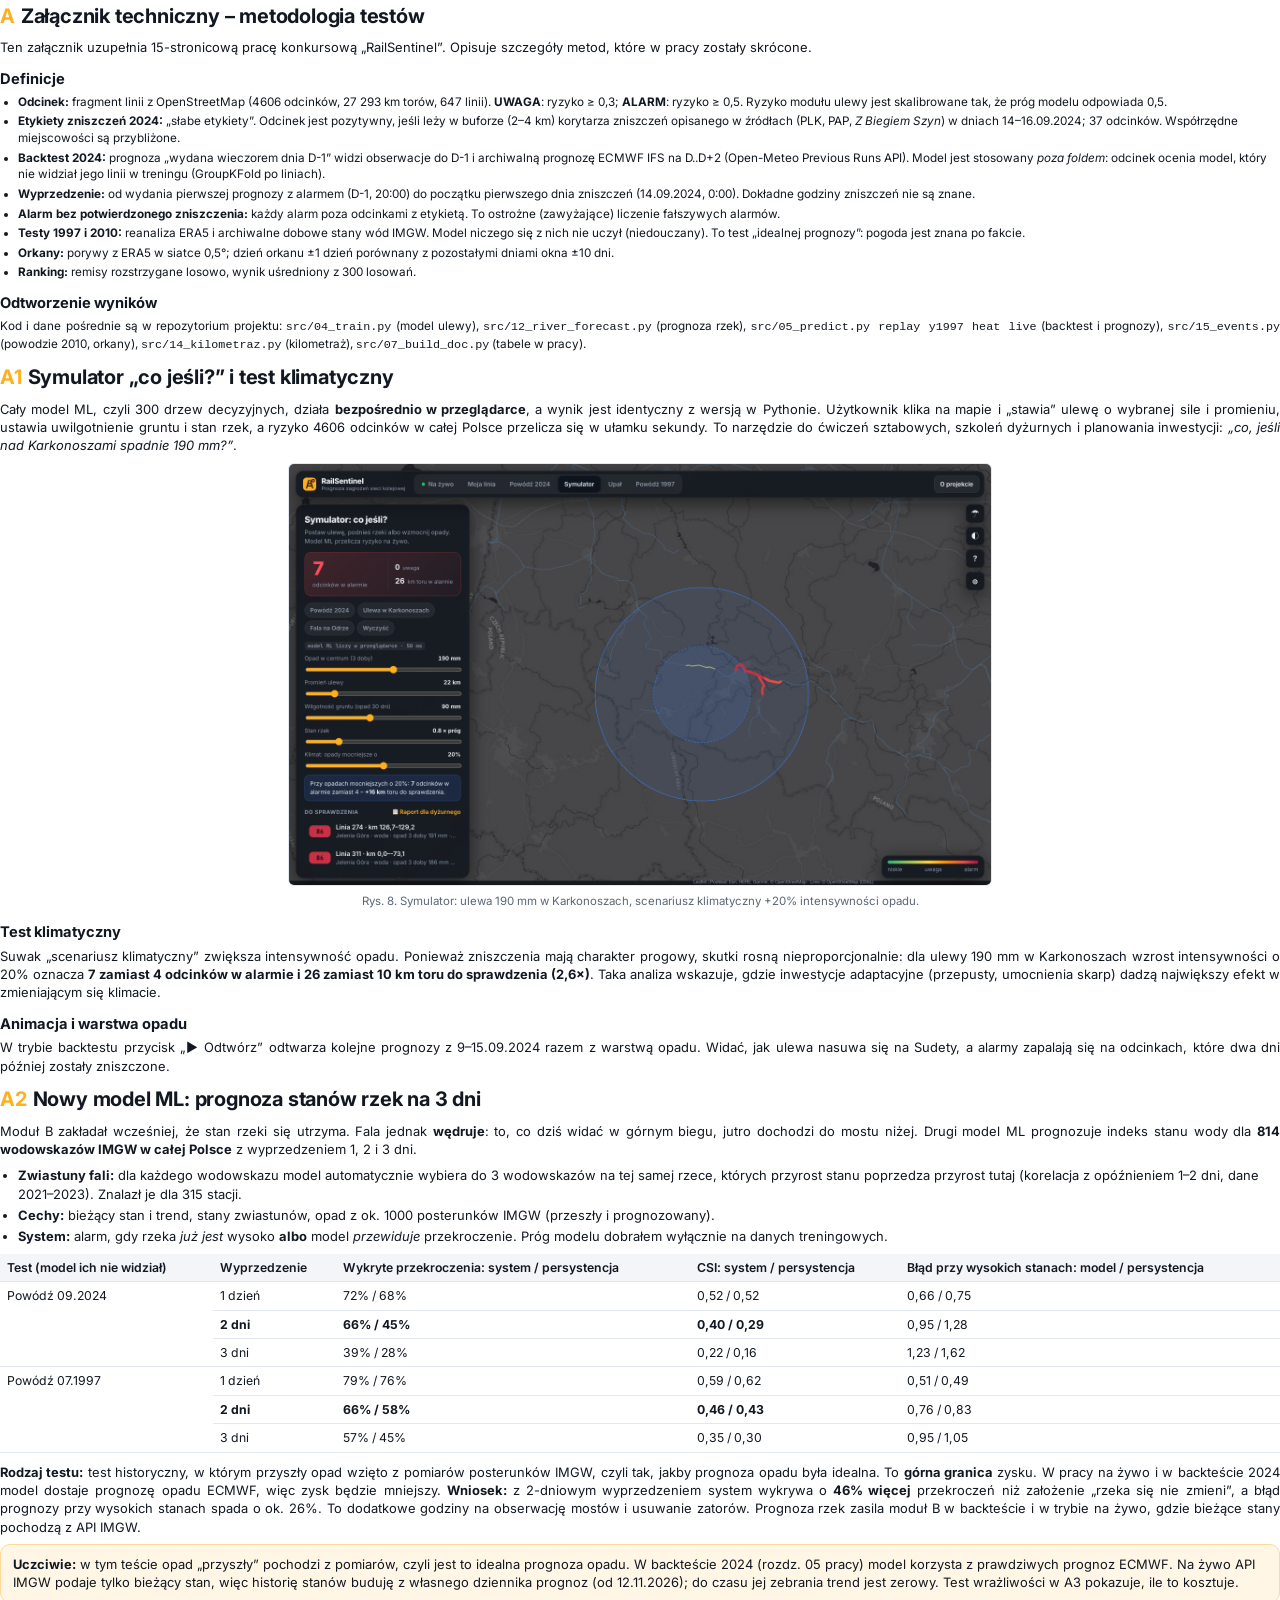
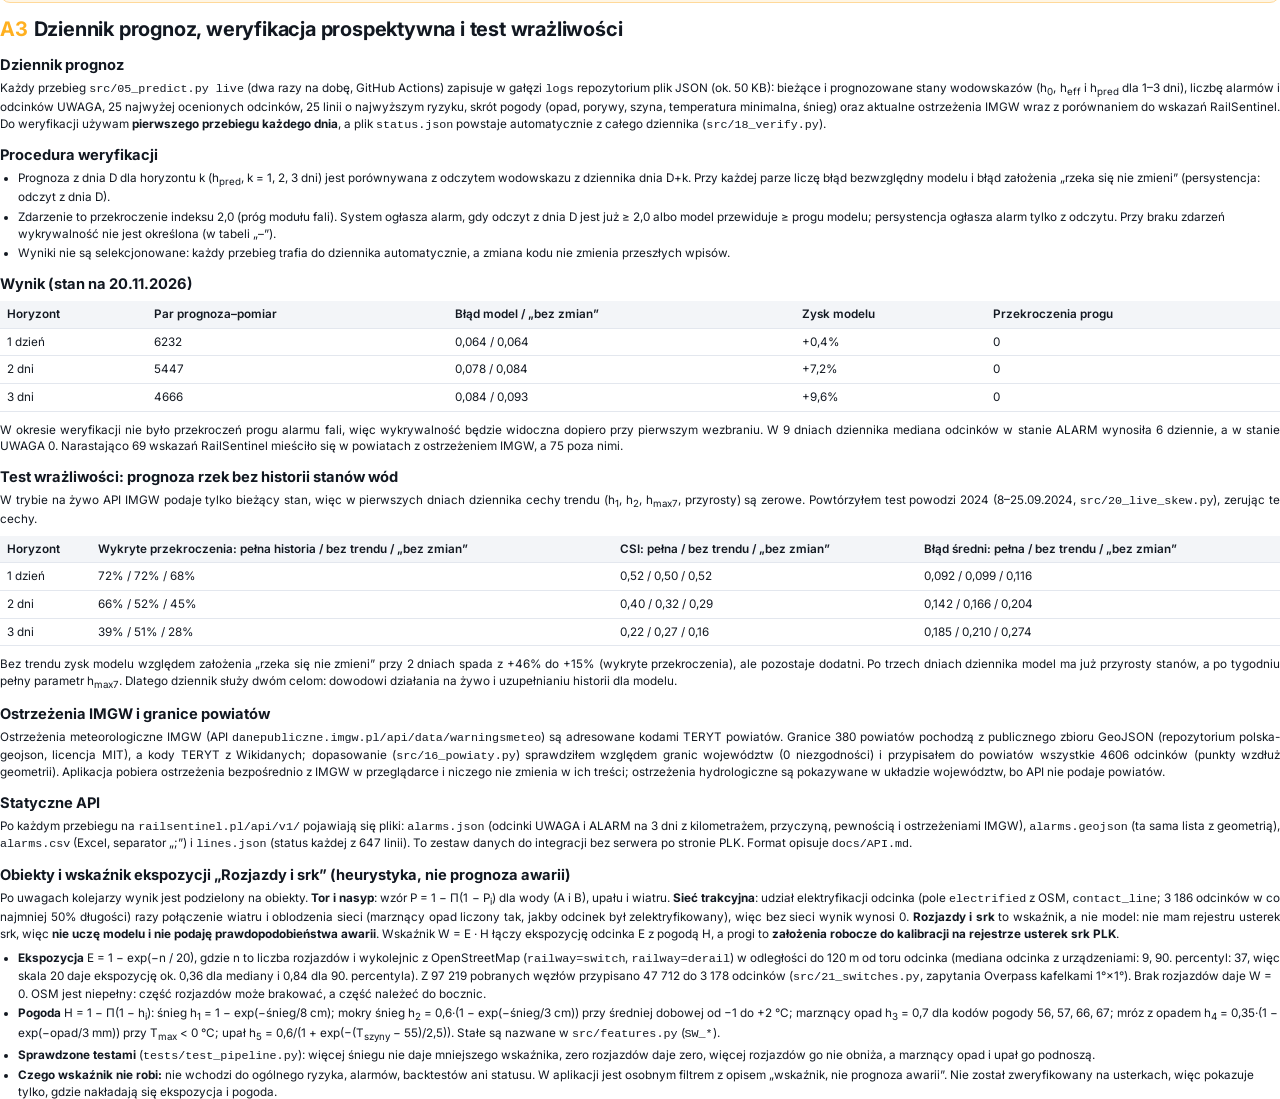
<file: docs/zalacznik.html>
<!doctype html>
<html lang="pl">
<head>
<meta charset="utf-8">
<title>Załącznik techniczny – RailSentinel – praca konkursowa</title>
<link href="https://fonts.googleapis.com/css2?family=Inter:wght@400;500;600;700;800&display=swap" rel="stylesheet">
<style>
  @page { size: A4; margin: 13mm 15mm 13mm 15mm; }
  :root { --ink:#121821; --muted:#5b6676; --line:#e3e7ee; --accent:#ffb020; --red:#e5484d; --blue:#3b82f6; --chip:#f3f5f8; }
  * { box-sizing: border-box; }
  body { font: 9.7pt/1.42 Inter, Helvetica, sans-serif; color: var(--ink); margin: 0; }
  h1 { font-size: 30pt; letter-spacing: -.03em; margin: 0; line-height: 1.05; }
  h2 { font-size: 15pt; margin: 0 0 8px; letter-spacing: -.01em; padding-top: 2px; }
  h2 .n { color: var(--accent); margin-right: 6px; }
  h3 { font-size: 11pt; margin: 12px 0 4px; }
  p { margin: 0 0 8px; text-align: justify; }
  ul, ol { margin: 0 0 8px; padding-left: 18px; } li { margin-bottom: 3px; }
  .page { page-break-after: always; }
  .page:last-child { page-break-after: auto; }
  .muted { color: var(--muted); }
  .small { font-size: 8.8pt; }
  figure { margin: 6px 0 8px; text-align: center; } figure img { max-width: 100%; max-height: 72mm; border-radius: 6px; border: 1px solid var(--line); } .two figure img { max-height: 62mm; }
  figcaption { font-size: 8.6pt; color: var(--muted); margin-top: 3px; }
  table { width: 100%; border-collapse: collapse; font-size: 9.2pt; margin: 6px 0 10px; }
  th, td { text-align: left; padding: 5px 7px; border-bottom: 1px solid var(--line); vertical-align: top; }
  th { background: var(--chip); font-weight: 600; }
  .box { background: var(--chip); border-radius: 10px; padding: 10px 12px; margin: 8px 0 10px; }
  .box.warn { background: #fff6e5; border: 1px solid #ffd99a; }
  .kpis { display: grid; grid-template-columns: repeat(4, 1fr); gap: 8px; margin: 10px 0; }
  .kpi { background: var(--chip); border-radius: 10px; padding: 10px; }
  .kpi b { display: block; font-size: 19pt; letter-spacing: -.02em; line-height: 1.1; }
  .kpi small { color: var(--muted); font-size: 8.4pt; line-height: 1.25; display: block; }
  .two { display: grid; grid-template-columns: 1fr 1fr; gap: 14px; }
  .cover { height: 268mm; display: flex; flex-direction: column; }
  .cover .band { background: #0b0f14; color: #e8edf3; border-radius: 16px; padding: 28px; margin-bottom: 18px; }
  .cover .band p { color: #9fb0c3; text-align: left; font-size: 11.5pt; }
  .cover .chip { display: inline-block; background: var(--accent); color: #0b0f14; border-radius: 999px; padding: 3px 10px; font-weight: 700; font-size: 9pt; margin-bottom: 14px; }
  .cover img { width: 100%; border-radius: 12px; border: 1px solid var(--line); }
  .cover .meta { margin-top: auto; display: grid; grid-template-columns: 1fr 1fr; gap: 6px 20px; font-size: 10pt; }
  .cover .meta b { display: block; font-size: 8.5pt; color: var(--muted); font-weight: 600; text-transform: uppercase; letter-spacing: .05em; }
  .arch { display: grid; grid-template-columns: repeat(4, 1fr); gap: 4px; margin: 6px 0; font-size: 8pt; line-height: 1.3; }
  .arch div { border: 1px solid var(--line); border-radius: 7px; padding: 4px 7px; background: #fff; }
  .arch div b { display: block; font-size: 9.2pt; margin-bottom: 2px; }
  .arch .h { background: var(--chip); font-weight: 700; text-align: center; border: 0; }
  .tag { display: inline-block; border-radius: 5px; padding: 0 5px; font-size: 8.4pt; font-weight: 600; background: #ffe9e9; color: var(--red); }
</style>
</head>
<body>
<section class="page">
  <h2><span class="n">A</span>Załącznik techniczny – metodologia testów</h2>
  <p>Ten załącznik uzupełnia 15-stronicową pracę konkursową „RailSentinel”. Opisuje szczegóły metod, które w pracy zostały skrócone.</p>
  <h3>Definicje</h3>
  <ul class="small">
    <li><b>Odcinek:</b> fragment linii z OpenStreetMap (4606 odcinków, 27 293 km torów, 647 linii). <b>UWAGA</b>: ryzyko ≥ 0,3; <b>ALARM</b>: ryzyko ≥ 0,5. Ryzyko modułu ulewy jest skalibrowane tak, że próg modelu odpowiada 0,5.</li>
    <li><b>Etykiety zniszczeń 2024:</b> „słabe etykiety”. Odcinek jest pozytywny, jeśli leży w buforze (2–4 km) korytarza zniszczeń opisanego w źródłach (PLK, PAP, <i>Z Biegiem Szyn</i>) w dniach 14–16.09.2024; 37 odcinków. Współrzędne miejscowości są przybliżone.</li>
    <li><b>Backtest 2024:</b> prognoza „wydana wieczorem dnia D-1” widzi obserwacje do D-1 i archiwalną prognozę ECMWF IFS na D..D+2 (Open-Meteo Previous Runs API). Model jest stosowany <i>poza foldem</i>: odcinek ocenia model, który nie widział jego linii w treningu (GroupKFold po liniach).</li>
    <li><b>Wyprzedzenie:</b> od wydania pierwszej prognozy z alarmem (D-1, 20:00) do początku pierwszego dnia zniszczeń (14.09.2024, 0:00). Dokładne godziny zniszczeń nie są znane.</li>
    <li><b>Alarm bez potwierdzonego zniszczenia:</b> każdy alarm poza odcinkami z etykietą. To ostrożne (zawyżające) liczenie fałszywych alarmów.</li>
    <li><b>Testy 1997 i 2010:</b> reanaliza ERA5 i archiwalne dobowe stany wód IMGW. Model niczego się z nich nie uczył (niedouczany). To test „idealnej prognozy”: pogoda jest znana po fakcie.</li>
    <li><b>Orkany:</b> porywy z ERA5 w siatce 0,5°; dzień orkanu ±1 dzień porównany z pozostałymi dniami okna ±10 dni.</li>
    <li><b>Ranking:</b> remisy rozstrzygane losowo, wynik uśredniony z 300 losowań.</li>
  </ul>
  <h3>Odtworzenie wyników</h3>
  <p class="small">Kod i dane pośrednie są w repozytorium projektu: <code>src/04_train.py</code> (model ulewy), <code>src/12_river_forecast.py</code> (prognoza rzek), <code>src/05_predict.py replay y1997 heat live</code> (backtest i prognozy), <code>src/15_events.py</code> (powodzie 2010, orkany), <code>src/14_kilometraz.py</code> (kilometraż), <code>src/07_build_doc.py</code> (tabele w pracy).</p>
</section>
<section class="page">
  <h2><span class="n">A1</span>Symulator „co jeśli?” i test klimatyczny</h2>
  <p>Cały model ML, czyli 300 drzew decyzyjnych, działa <b>bezpośrednio w przeglądarce</b>, a wynik jest identyczny z wersją w Pythonie. Użytkownik klika na mapie i „stawia” ulewę o wybranej sile i promieniu, ustawia uwilgotnienie gruntu i stan rzek, a ryzyko 4606 odcinków w całej Polsce przelicza się w ułamku sekundy. To narzędzie do ćwiczeń sztabowych, szkoleń dyżurnych i planowania inwestycji: <i>„co, jeśli nad Karkonoszami spadnie 190 mm?”</i>.</p>
  <figure><img src="fig/screen_sim.png" style="max-height:112mm"><figcaption>Rys. 8. Symulator: ulewa 190 mm w Karkonoszach, scenariusz klimatyczny +20% intensywności opadu.</figcaption></figure>
  <h3>Test klimatyczny</h3>
  <p>Suwak „scenariusz klimatyczny” zwiększa intensywność opadu. Ponieważ zniszczenia mają charakter progowy, skutki rosną nieproporcjonalnie: dla ulewy 190 mm w Karkonoszach wzrost intensywności o 20% oznacza <b>7 zamiast 4 odcinków w alarmie i 26 zamiast 10 km toru do sprawdzenia (2,6×)</b>. Taka analiza wskazuje, gdzie inwestycje adaptacyjne (przepusty, umocnienia skarp) dadzą największy efekt w zmieniającym się klimacie.</p>
  <h3>Animacja i warstwa opadu</h3>
  <p>W trybie backtestu przycisk „▶ Odtwórz” odtwarza kolejne prognozy z 9–15.09.2024 razem z warstwą opadu. Widać, jak ulewa nasuwa się na Sudety, a alarmy zapalają się na odcinkach, które dwa dni później zostały zniszczone.</p>
</section>

<section class="page">
  <h2><span class="n">A2</span>Nowy model ML: prognoza stanów rzek na 3 dni</h2>
  <p>Moduł B zakładał wcześniej, że stan rzeki się utrzyma. Fala jednak <b>wędruje</b>: to, co dziś widać w górnym biegu, jutro dochodzi do mostu niżej. Drugi model ML prognozuje indeks stanu wody dla <b>814 wodowskazów IMGW w całej Polsce</b> z wyprzedzeniem 1, 2 i 3 dni.</p>
  <ul>
    <li><b>Zwiastuny fali:</b> dla każdego wodowskazu model automatycznie wybiera do 3 wodowskazów na tej samej rzece, których przyrost stanu poprzedza przyrost tutaj (korelacja z opóźnieniem 1–2 dni, dane 2021–2023). Znalazł je dla 315 stacji.</li>
    <li><b>Cechy:</b> bieżący stan i trend, stany zwiastunów, opad z ok. 1000 posterunków IMGW (przeszły i prognozowany).</li>
    <li><b>System:</b> alarm, gdy rzeka <i>już jest</i> wysoko <b>albo</b> model <i>przewiduje</i> przekroczenie. Próg modelu dobrałem wyłącznie na danych treningowych.</li>
  </ul>
  <table>
    <tr><th>Test (model ich nie widział)</th><th>Wyprzedzenie</th><th>Wykryte przekroczenia: system / persystencja</th><th>CSI: system / persystencja</th><th>Błąd przy wysokich stanach: model / persystencja</th></tr>
    <tr><td rowspan="3">Powódź 09.2024</td><td>1 dzień</td><td>72% / 68%</td><td>0,52 / 0,52</td><td>0,66 / 0,75</td></tr>
    <tr><td><b>2 dni</b></td><td><b>66% / 45%</b></td><td><b>0,40 / 0,29</b></td><td>0,95 / 1,28</td></tr>
    <tr><td>3 dni</td><td>39% / 28%</td><td>0,22 / 0,16</td><td>1,23 / 1,62</td></tr>
    <tr><td rowspan="3">Powódź 07.1997</td><td>1 dzień</td><td>79% / 76%</td><td>0,59 / 0,62</td><td>0,51 / 0,49</td></tr>
    <tr><td><b>2 dni</b></td><td><b>66% / 58%</b></td><td><b>0,46 / 0,43</b></td><td>0,76 / 0,83</td></tr>
    <tr><td>3 dni</td><td>57% / 45%</td><td>0,35 / 0,30</td><td>0,95 / 1,05</td></tr>
  </table>
  <p><b>Rodzaj testu:</b> test historyczny, w którym przyszły opad wzięto z pomiarów posterunków IMGW, czyli tak, jakby prognoza opadu była idealna. To <b>górna granica</b> zysku. W pracy na żywo i w backteście 2024 model dostaje prognozę opadu ECMWF, więc zysk będzie mniejszy. <b>Wniosek:</b> z 2-dniowym wyprzedzeniem system wykrywa o <b>46% więcej</b> przekroczeń niż założenie „rzeka się nie zmieni”, a błąd prognozy przy wysokich stanach spada o ok. 26%. To dodatkowe godziny na obserwację mostów i usuwanie zatorów. Prognoza rzek zasila moduł B w backteście i w trybie na żywo, gdzie bieżące stany pochodzą z API IMGW.</p>
  <div class="box warn"><b>Uczciwie:</b> w tym teście opad „przyszły” pochodzi z pomiarów, czyli jest to idealna prognoza opadu. W backteście 2024 (rozdz. 05 pracy) model korzysta z prawdziwych prognoz ECMWF. Na żywo API IMGW podaje tylko bieżący stan, więc historię stanów buduję z własnego dziennika prognoz (od 12.11.2026); do czasu jej zebrania trend jest zerowy. Test wrażliwości w A3 pokazuje, ile to kosztuje.</div>
</section>

<section class="page">
  <h2><span class="n">A3</span>Dziennik prognoz, weryfikacja prospektywna i test wrażliwości</h2>
  <h3>Dziennik prognoz</h3>
  <p class="small">Każdy przebieg <code>src/05_predict.py live</code> (dwa razy na dobę, GitHub Actions) zapisuje w gałęzi <code>logs</code> repozytorium plik JSON (ok. 50 KB): bieżące i prognozowane stany wodowskazów (h<sub>0</sub>, h<sub>eff</sub> i h<sub>pred</sub> dla 1–3 dni), liczbę alarmów i odcinków UWAGA, 25 najwyżej ocenionych odcinków, 25 linii o najwyższym ryzyku, skrót pogody (opad, porywy, szyna, temperatura minimalna, śnieg) oraz aktualne ostrzeżenia IMGW wraz z porównaniem do wskazań RailSentinel. Do weryfikacji używam <b>pierwszego przebiegu każdego dnia</b>, a plik <code>status.json</code> powstaje automatycznie z całego dziennika (<code>src/18_verify.py</code>).</p>
  <h3>Procedura weryfikacji</h3>
  <ul class="small">
    <li>Prognoza z dnia D dla horyzontu k (h<sub>pred</sub>, k = 1, 2, 3 dni) jest porównywana z odczytem wodowskazu z dziennika dnia D+k. Przy każdej parze liczę błąd bezwzględny modelu i błąd założenia „rzeka się nie zmieni” (persystencja: odczyt z dnia D).</li>
    <li>Zdarzenie to przekroczenie indeksu 2,0 (próg modułu fali). System ogłasza alarm, gdy odczyt z dnia D jest już ≥ 2,0 albo model przewiduje ≥ progu modelu; persystencja ogłasza alarm tylko z odczytu. Przy braku zdarzeń wykrywalność nie jest określona (w tabeli „–”).</li>
    <li>Wyniki nie są selekcjonowane: każdy przebieg trafia do dziennika automatycznie, a zmiana kodu nie zmienia przeszłych wpisów.</li>
  </ul>
  <h3>Wynik (stan na 20.11.2026)</h3>
  <table class="small"><tr><th>Horyzont</th><th>Par prognoza–pomiar</th><th>Błąd model / „bez zmian”</th><th>Zysk modelu</th><th>Przekroczenia progu</th></tr><tr><td>1 dzień</td><td>6232</td><td>0,064 / 0,064</td><td>+0,4%</td><td>0</td></tr><tr><td>2 dni</td><td>5447</td><td>0,078 / 0,084</td><td>+7,2%</td><td>0</td></tr><tr><td>3 dni</td><td>4666</td><td>0,084 / 0,093</td><td>+9,6%</td><td>0</td></tr></table>
  <p class="small">W okresie weryfikacji nie było przekroczeń progu alarmu fali, więc wykrywalność będzie widoczna dopiero przy pierwszym wezbraniu. W 9 dniach dziennika mediana odcinków w stanie ALARM wynosiła 6 dziennie, a w stanie UWAGA 0. Narastająco 69 wskazań RailSentinel mieściło się w powiatach z ostrzeżeniem IMGW, a 75 poza nimi.</p>
  <h3>Test wrażliwości: prognoza rzek bez historii stanów wód</h3>
  <p class="small">W trybie na żywo API IMGW podaje tylko bieżący stan, więc w pierwszych dniach dziennika cechy trendu (h<sub>1</sub>, h<sub>2</sub>, h<sub>max7</sub>, przyrosty) są zerowe. Powtórzyłem test powodzi 2024 (8–25.09.2024, <code>src/20_live_skew.py</code>), zerując te cechy.</p>
  <table class="small"><tr><th>Horyzont</th><th>Wykryte przekroczenia: pełna historia / bez trendu / „bez zmian”</th><th>CSI: pełna / bez trendu / „bez zmian”</th><th>Błąd średni: pełna / bez trendu / „bez zmian”</th></tr><tr><td>1 dzień</td><td>72% / 72% / 68%</td><td>0,52 / 0,50 / 0,52</td><td>0,092 / 0,099 / 0,116</td></tr><tr><td>2 dni</td><td>66% / 52% / 45%</td><td>0,40 / 0,32 / 0,29</td><td>0,142 / 0,166 / 0,204</td></tr><tr><td>3 dni</td><td>39% / 51% / 28%</td><td>0,22 / 0,27 / 0,16</td><td>0,185 / 0,210 / 0,274</td></tr></table>
  <p class="small">Bez trendu zysk modelu względem założenia „rzeka się nie zmieni” przy 2 dniach spada z +46% do +15% (wykryte przekroczenia), ale pozostaje dodatni. Po trzech dniach dziennika model ma już przyrosty stanów, a po tygodniu pełny parametr h<sub>max7</sub>. Dlatego dziennik służy dwóm celom: dowodowi działania na żywo i uzupełnianiu historii dla modelu.</p>
  <h3>Ostrzeżenia IMGW i granice powiatów</h3>
  <p class="small">Ostrzeżenia meteorologiczne IMGW (API <code>danepubliczne.imgw.pl/api/data/warningsmeteo</code>) są adresowane kodami TERYT powiatów. Granice 380 powiatów pochodzą z publicznego zbioru GeoJSON (repozytorium polska-geojson, licencja MIT), a kody TERYT z Wikidanych; dopasowanie (<code>src/16_powiaty.py</code>) sprawdziłem względem granic województw (0 niezgodności) i przypisałem do powiatów wszystkie 4606 odcinków (punkty wzdłuż geometrii). Aplikacja pobiera ostrzeżenia bezpośrednio z IMGW w przeglądarce i niczego nie zmienia w ich treści; ostrzeżenia hydrologiczne są pokazywane w układzie województw, bo API nie podaje powiatów.</p>
  <h3>Statyczne API</h3>
  <p class="small">Po każdym przebiegu na <code>railsentinel.pl/api/v1/</code> pojawiają się pliki: <code>alarms.json</code> (odcinki UWAGA i ALARM na 3 dni z kilometrażem, przyczyną, pewnością i ostrzeżeniami IMGW), <code>alarms.geojson</code> (ta sama lista z geometrią), <code>alarms.csv</code> (Excel, separator „;”) i <code>lines.json</code> (status każdej z 647 linii). To zestaw danych do integracji bez serwera po stronie PLK. Format opisuje <code>docs/API.md</code>.</p>
  <h3>Obiekty i wskaźnik ekspozycji „Rozjazdy i srk” (heurystyka, nie prognoza awarii)</h3>
  <p class="small">Po uwagach kolejarzy wynik jest podzielony na obiekty. <b>Tor i nasyp</b>: wzór P = 1 − Π(1 − P<sub>i</sub>) dla wody (A i B), upału i wiatru. <b>Sieć trakcyjna</b>: udział elektryfikacji odcinka (pole <code>electrified</code> z OSM, <code>contact_line</code>; 3 186 odcinków w co najmniej 50% długości) razy połączenie wiatru i oblodzenia sieci (marznący opad liczony tak, jakby odcinek był zelektryfikowany), więc bez sieci wynik wynosi 0. <b>Rozjazdy i srk</b> to wskaźnik, a nie model: nie mam rejestru usterek srk, więc <b>nie uczę modelu i nie podaję prawdopodobieństwa awarii</b>. Wskaźnik W = E · H łączy ekspozycję odcinka E z pogodą H, a progi to <b>założenia robocze do kalibracji na rejestrze usterek srk PLK</b>.</p>
  <ul class="small">
    <li><b>Ekspozycja</b> E = 1 − exp(−n / 20), gdzie n to liczba rozjazdów i wykolejnic z OpenStreetMap (<code>railway=switch</code>, <code>railway=derail</code>) w odległości do 120 m od toru odcinka (mediana odcinka z urządzeniami: 9, 90. percentyl: 37, więc skala 20 daje ekspozycję ok. 0,36 dla mediany i 0,84 dla 90. percentyla). Z 97 219 pobranych węzłów przypisano 47 712 do 3 178 odcinków (<code>src/21_switches.py</code>, zapytania Overpass kafelkami 1°×1°). Brak rozjazdów daje W = 0. OSM jest niepełny: część rozjazdów może brakować, a część należeć do bocznic.</li>
    <li><b>Pogoda</b> H = 1 − Π(1 − h<sub>i</sub>): śnieg h<sub>1</sub> = 1 − exp(−śnieg/8 cm); mokry śnieg h<sub>2</sub> = 0,6·(1 − exp(−śnieg/3 cm)) przy średniej dobowej od −1 do +2 °C; marznący opad h<sub>3</sub> = 0,7 dla kodów pogody 56, 57, 66, 67; mróz z opadem h<sub>4</sub> = 0,35·(1 − exp(−opad/3 mm)) przy T<sub>max</sub> &lt; 0 °C; upał h<sub>5</sub> = 0,6/(1 + exp(−(T<sub>szyny</sub> − 55)/2,5)). Stałe są nazwane w <code>src/features.py</code> (<code>SW_*</code>).</li>
    <li><b>Sprawdzone testami</b> (<code>tests/test_pipeline.py</code>): więcej śniegu nie daje mniejszego wskaźnika, zero rozjazdów daje zero, więcej rozjazdów go nie obniża, a marznący opad i upał go podnoszą.</li>
    <li><b>Czego wskaźnik nie robi:</b> nie wchodzi do ogólnego ryzyka, alarmów, backtestów ani statusu. W aplikacji jest osobnym filtrem z opisem „wskaźnik, nie prognoza awarii”. Nie został zweryfikowany na usterkach, więc pokazuje tylko, gdzie nakładają się ekspozycja i pogoda.</li>
  </ul>
</section>

</body>
</html>
</file>
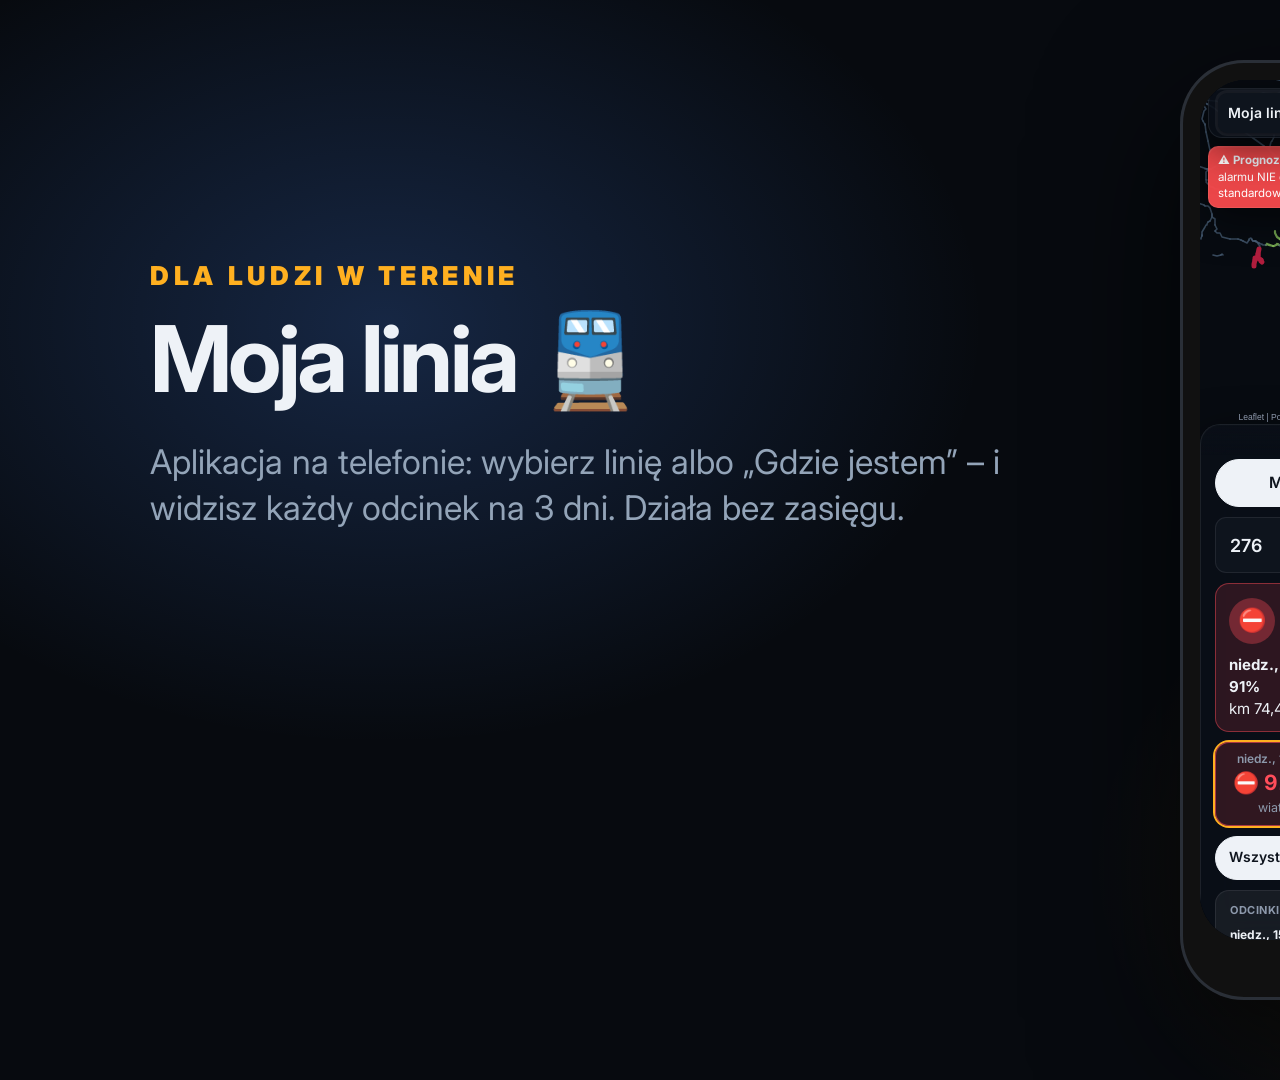
<file: video/phone.html>
<!doctype html><html lang="pl"><head><meta charset="utf-8">
<link href="https://fonts.googleapis.com/css2?family=Inter:wght@400;700;900&display=swap" rel="stylesheet">
<style>
 html,body{margin:0;width:1920px;height:1080px;overflow:hidden;background:radial-gradient(1000px 700px at 20% 30%,rgba(76,141,255,.22),transparent 60%),radial-gradient(900px 600px at 85% 80%,rgba(255,176,32,.16),transparent 60%),#070a0f;font-family:Inter,sans-serif;color:#eef2f7}
 .phone{position:absolute;left:1180px;top:60px;width:430px;height:900px;border-radius:64px;background:#111;padding:20px;box-shadow:0 50px 140px rgba(0,0,0,.7),inset 0 0 0 3px #2a2f37;animation:up 1s cubic-bezier(.2,.8,.2,1)}
 .phone iframe{width:390px;height:860px;border:0;border-radius:46px;background:#0b0f14}
 .notch{position:absolute;top:28px;left:50%;transform:translateX(-50%);width:120px;height:30px;background:#000;border-radius:20px;z-index:2}
 @keyframes up{from{transform:translateY(80px);opacity:0}}
 .txt{position:absolute;left:150px;top:260px;width:900px}
 .k{color:#ffb020;font-weight:900;letter-spacing:.18em;text-transform:uppercase;font-size:26px}
 h1{font-size:92px;line-height:1;margin:22px 0;letter-spacing:-.04em}
 p{font-size:34px;color:#93a4b8;line-height:1.35}
 .in{opacity:0;animation:in .9s forwards}.d1{animation-delay:.3s}.d2{animation-delay:.9s}.d3{animation-delay:1.6s}
 @keyframes in{from{transform:translateY(30px)}to{opacity:1;transform:none}}
</style></head><body>
<div class="txt"><div class="k in d1">Dla ludzi w terenie</div><h1 class="in d2">Moja linia 🚆</h1>
<p class="in d3">Aplikacja na telefonie: wybierz linię albo „Gdzie jestem” – i widzisz każdy odcinek na 3 dni. Działa bez zasięgu.</p></div>
<div class="phone"><div class="notch"></div><iframe id="f" src="../web/index.html#mode=line&line=276&theme=dark"></iframe></div>
</body></html>
</file>
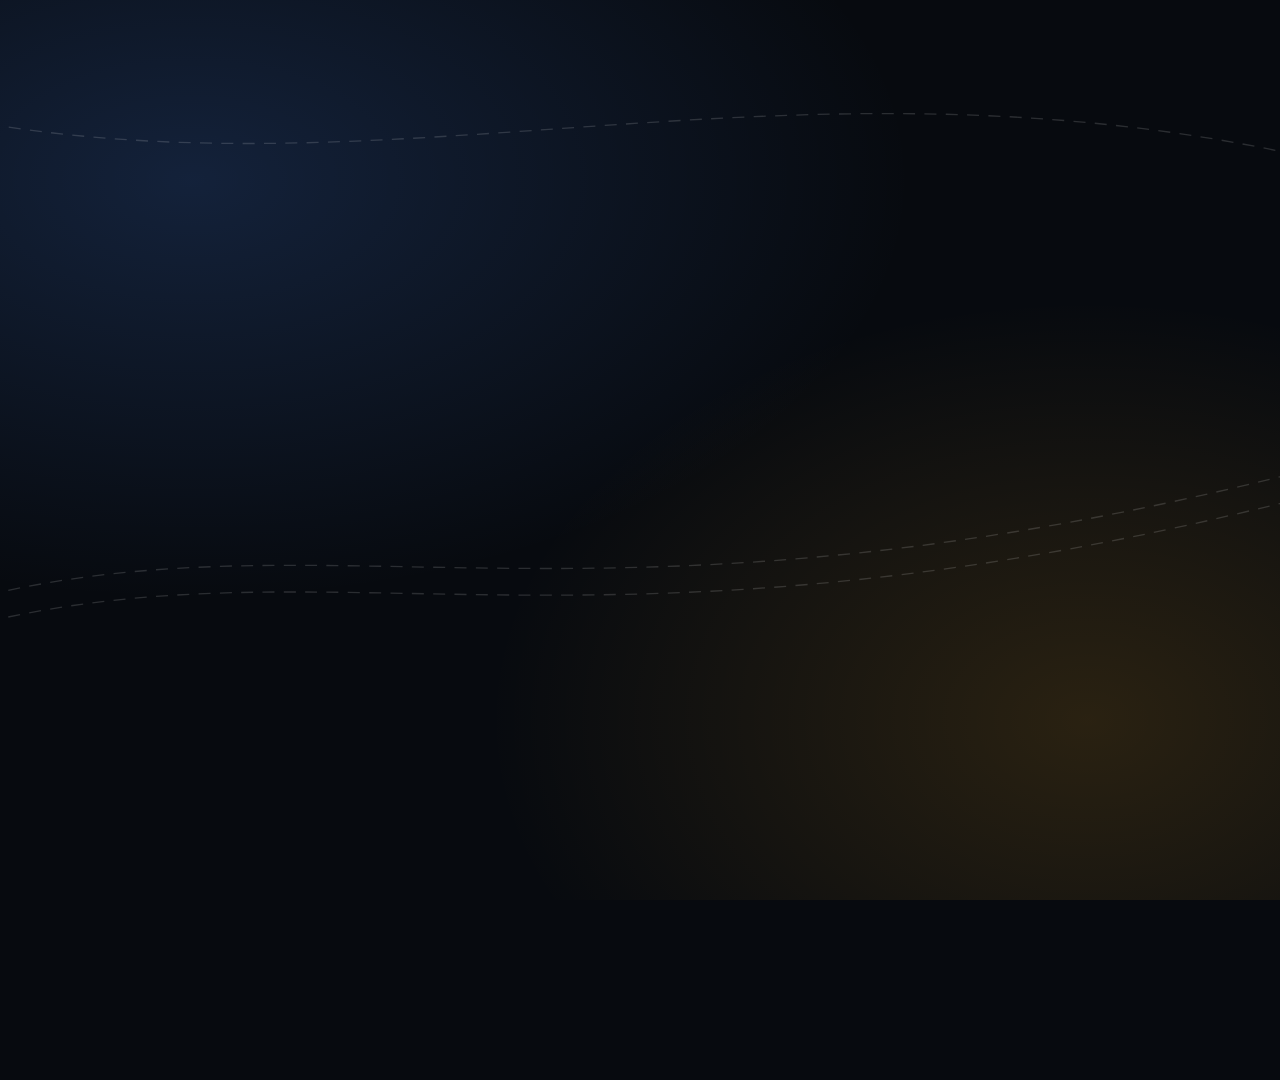
<file: video/scenes.html>
<!doctype html>
<html lang="pl">
<head>
<meta charset="utf-8">
<title>RailSentinel – sceny filmu</title>
<link href="https://fonts.googleapis.com/css2?family=Inter:wght@400;600;700;800;900&display=swap" rel="stylesheet">
<style>
  :root { --bg:#070a0f; --ink:#eef2f7; --muted:#93a4b8; --accent:#ffb020; --red:#ff4d55; --blue:#4c8dff; --green:#2bd17e; }
  * { box-sizing: border-box; margin: 0; }
  html, body { width: 1920px; height: 1080px; overflow: hidden; background: var(--bg); color: var(--ink); font-family: Inter, sans-serif; }
  .bg { position: absolute; inset: 0; background:
        radial-gradient(1200px 700px at 15% 20%, rgba(76,141,255,.18), transparent 60%),
        radial-gradient(1000px 700px at 85% 80%, rgba(255,176,32,.14), transparent 60%), var(--bg);
        animation: drift 18s ease-in-out infinite alternate; }
  @keyframes drift { to { filter: hue-rotate(-12deg); transform: scale(1.06); } }
  .rails { position: absolute; inset: 0; opacity: .14; }
  .rails path { stroke: #fff; stroke-width: 2; fill: none; stroke-dasharray: 18 14; animation: run 6s linear infinite; }
  @keyframes run { to { stroke-dashoffset: -320; } }
  .scene { position: absolute; inset: 0; padding: 120px 140px; display: flex; flex-direction: column; justify-content: center; }
  .kicker { color: var(--accent); font-weight: 800; letter-spacing: .18em; text-transform: uppercase; font-size: 26px; margin-bottom: 26px; }
  h1 { font-size: 118px; line-height: 1.0; letter-spacing: -.04em; font-weight: 900; }
  h2 { font-size: 78px; line-height: 1.05; letter-spacing: -.03em; font-weight: 900; }
  p.lead { font-size: 38px; color: var(--muted); margin-top: 30px; max-width: 1400px; line-height: 1.35; }
  .accent { color: var(--accent); } .red { color: var(--red); } .blue { color: var(--blue); }
  .in { opacity: 0; transform: translateY(40px); animation: in .9s cubic-bezier(.2,.8,.2,1) forwards; }
  @keyframes in { to { opacity: 1; transform: none; } }
  .d1 { animation-delay: .25s } .d2 { animation-delay: .7s } .d3 { animation-delay: 1.2s } .d4 { animation-delay: 1.8s } .d5 { animation-delay: 2.5s } .d6 { animation-delay: 3.3s } .d7 { animation-delay: 4.2s } .d8 { animation-delay: 5.2s }
  .logo { display: flex; align-items: center; gap: 34px; }
  .logo svg { width: 150px; height: 150px; filter: drop-shadow(0 20px 60px rgba(255,176,32,.35)); }
  .stats { display: grid; grid-template-columns: repeat(3, 1fr); gap: 34px; margin-top: 60px; }
  .stat { background: rgba(255,255,255,.05); border: 1px solid rgba(255,255,255,.12); border-radius: 28px; padding: 36px; backdrop-filter: blur(6px); }
  .stat b { display: block; font-size: 96px; font-weight: 900; letter-spacing: -.03em; line-height: 1; }
  .stat span { color: var(--muted); font-size: 28px; line-height: 1.3; display: block; margin-top: 14px; }
  .year { font-size: 240px; font-weight: 900; letter-spacing: -.06em; line-height: .9; background: linear-gradient(90deg, #fff, #93a4b8); -webkit-background-clip: text; color: transparent; }
  .shot { position: absolute; right: 110px; top: 150px; width: 820px; border-radius: 26px; overflow: hidden; border: 1px solid rgba(255,255,255,.15); box-shadow: 0 40px 120px rgba(0,0,0,.6); }
  .shot img { width: 100%; display: block; animation: kb 14s ease-out forwards; transform-origin: 60% 50%; }
  @keyframes kb { from { transform: scale(1.0); } to { transform: scale(1.18); } }
  .left { max-width: 860px; }
  .pills { display: flex; flex-wrap: wrap; gap: 18px; margin-top: 46px; }
  .pill { font-size: 32px; font-weight: 700; padding: 16px 28px; border-radius: 999px; background: rgba(255,255,255,.07); border: 1px solid rgba(255,255,255,.15); }
  .flow { display: grid; grid-template-columns: 1fr 90px 1fr 90px 1fr; align-items: center; margin-top: 60px; }
  .box { background: rgba(255,255,255,.05); border: 1px solid rgba(255,255,255,.14); border-radius: 26px; padding: 34px; min-height: 300px; }
  .box h3 { font-size: 40px; margin-bottom: 14px; }
  .box p { font-size: 27px; color: var(--muted); line-height: 1.35; }
  .arrow { font-size: 70px; text-align: center; color: var(--accent); }
  .bars { display: flex; gap: 60px; align-items: flex-end; height: 470px; margin-top: 50px; }
  .bar { width: 300px; border-radius: 22px 22px 0 0; position: relative; height: 0; animation: grow 1.6s cubic-bezier(.2,.8,.2,1) forwards; }
  .bar b { position: absolute; top: -90px; left: 0; right: 0; text-align: center; font-size: 76px; font-weight: 900; }
  .bar span { position: absolute; bottom: -70px; left: -20px; right: -20px; text-align: center; font-size: 28px; color: var(--muted); }
  @keyframes grow { to { height: var(--h); } }
  .cards { display: grid; grid-template-columns: repeat(4, 1fr); gap: 28px; margin-top: 60px; }
  .card { background: rgba(255,255,255,.05); border: 1px solid rgba(255,255,255,.14); border-radius: 26px; padding: 34px; min-height: 380px; }
  .card .ic { font-size: 70px; }
  .card h3 { font-size: 36px; margin: 18px 0 12px; }
  .card p { font-size: 26px; color: var(--muted); line-height: 1.35; }
  .url { font-size: 70px; font-weight: 800; margin-top: 50px; color: var(--accent); }
  .qr { position: absolute; right: 150px; bottom: 140px; background: #fff; padding: 22px; border-radius: 22px; }
  .qr img { width: 260px; height: 260px; display: block; }
  .strike { position: relative; display: inline-block; }
  .strike::after { content: ""; position: absolute; left: -6px; right: -6px; top: 55%; height: 8px; background: var(--red); transform-origin: left; transform: scaleX(0); animation: st .6s 2.2s forwards; }
  @keyframes st { to { transform: scaleX(1); } }
  .counter { font-variant-numeric: tabular-nums; }
  .end .stats { margin-top: 44px; gap: 26px; max-width: 1640px; }
  .end .stat b { font-size: 76px; }
  .end .stat span { font-size: 25px; }
  .end .url { margin-top: 38px; font-size: 66px; }
  .end .alt { font-size: 27px; color: var(--muted); margin-top: 4px; }
  .end .credits { font-size: 26px; color: #b4c2d3; margin-top: 30px; }
  .end .src { position: absolute; left: 140px; bottom: 54px; font-size: 20px; color: #6f7f93; }
  .end .qr { right: 140px; bottom: 96px; padding: 18px; }
  .end .qr img { width: 210px; height: 210px; }
</style>
</head>
<body>
<div class="bg"></div>
<svg class="rails" viewBox="0 0 1920 1080" preserveAspectRatio="none"><path d="M-50 900 C 500 760, 900 980, 1980 700"/><path d="M-50 940 C 500 800, 900 1020, 1980 740"/><path d="M-50 180 C 600 300, 1200 60, 1980 240"/></svg>
<div id="root"></div>
<script>
const P = new URLSearchParams(location.search);
const S = P.get("scene");
const V = JSON.parse(decodeURIComponent(P.get("v") || "%7B%7D"));
const LOGO = `<svg viewBox="0 0 32 32"><rect x="1" y="1" width="30" height="30" rx="8" fill="#ffb020"/><path d="M9 25 L14 7 M23 25 L18 7 M10.5 20h11 M12 14.5h8" stroke="#0b0f14" stroke-width="2.4" stroke-linecap="round"/><circle cx="24" cy="8" r="3.2" fill="#ff4d4f" stroke="#0b0f14" stroke-width="1.5"/></svg>`;
const T = {
  intro: `<div class="scene"><div class="logo in d1">${LOGO}<h1>RailSentinel</h1></div>
    <p class="lead in d3">Pomaga zdecydować, który odcinek toru sprawdzić najpierw – <span class="accent">zanim pogoda go uszkodzi.</span></p>
    <div class="pills in d5"><span class="pill">🌧 podmycie</span><span class="pill">🌊 fala na rzece</span><span class="pill">🔥 wyboczenie</span><span class="pill">🌬 wichura</span><span class="pill">🧊 oblodzenie</span></div></div>`,
  y1997: `<div class="scene"><div class="left"><div class="kicker in d1">Lipiec 1997 · powódź tysiąclecia</div><div class="year in d2">1997</div>
    <p class="lead in d3">Fala na Odrze niszczy mosty kolejowe:<br><b class="accent">Kędzierzyn-Koźle · Krapkowice · Brzeg Dolny</b></p>
    <p class="lead in d5" style="font-size:30px">Część zniszczeń ogranicza ruch na magistralach do dziś.</p></div>
    <div class="shot in d2"><img src="img/screen_1997.png"></div></div>`,
  y2024: `<div class="scene"><div class="kicker in d1">Wrzesień 2024 · ulewa w Sudetach</div><h2 class="in d2">Woda zabiera tory, nasypy i mosty.</h2>
    <div class="stats"><div class="stat in d3"><b class="red">880 mln zł</b><span>wstępne straty infrastruktury PKP PLK</span></div>
    <div class="stat in d4"><b>300 m</b><span>nasypu z torem zabrane na linii Kłodzko – Kudowa-Zdrój</span></div>
    <div class="stat in d5"><b class="accent">3 dni</b><span>wcześniej prognozy ECMWF pokazywały tę ulewę</span></div></div></div>`,
  problem: `<div class="scene"><div class="kicker in d1">Problem</div><h2 class="in d2">Ostrzeżenia są dla <span class="strike">powiatów</span>.<br>Pociągi jeżdżą po <span class="accent">kilometrach toru.</span></h2>
    <p class="lead in d4">Nikt nie mówi dyżurnemu: „jutro wieczorem zagrożony jest <b>ten</b> odcinek linii 276 pod Kłodzkiem”.</p></div>`,
  how: `<div class="scene"><div class="kicker in d1">Jak to działa</div><h2 class="in d2">Dwa modele uczenia maszynowego<br>+ fizyka + otwarte dane.</h2>
    <div class="flow"><div class="box in d3"><h3>🌧 Model A · ulewa</h3><p>Opad, nasycenie gruntu, położenie toru w dolinie, rzeki, mosty i nasypy → ryzyko podmycia.</p></div>
    <div class="arrow in d4">+</div><div class="box in d4"><h3>🌊 Model B · rzeki</h3><p>Prognoza stanów ${V.stations || "800"} wodowskazów IMGW na 3 dni. Sam znajduje „zwiastuny” fali w górnym biegu.</p></div>
    <div class="arrow in d5">→</div><div class="box in d6"><h3>🚆 Odcinek toru</h3><p>Ryzyko na 72 h, wyjaśnienie „dlaczego” i zalecane działanie dla dyżurnego.</p></div></div></div>`,
  river: `<div class="scene"><div class="kicker in d1">Nowość · prognoza fali (ML)</div><h2 class="in d2">Wykryte przekroczenia stanu rzeki<br>z wyprzedzeniem 2 dni – powódź 2024</h2>
    <p class="lead in d2" style="font-size:28px;margin-top:10px">Test historyczny przy znanym opadzie (górna granica)</p>
    <div class="bars"><div class="bar in d3" style="--h:${(V.pod_p || 45) * 4}px;background:#5b6676"><b>${V.pod_p || 45}%</b><span>„rzeka się nie zmieni”</span></div>
    <div class="bar in d4" style="--h:${(V.pod_s || 66) * 4}px;background:linear-gradient(#4c8dff,#2563eb)"><b class="blue">${V.pod_s || 66}%</b><span>RailSentinel (ML)</span></div>
    <div style="font-size:120px;font-weight:900;color:var(--green)" class="in d6">+${V.gain || 47}%</div></div></div>`,
  whom: `<div class="scene"><div class="kicker in d1">Dla kogo</div><h2 class="in d2">Rozwiązuje problemy ludzi, którzy pilnują torów.</h2>
    <div class="cards"><div class="card in d3"><div class="ic">🧑‍✈️</div><h3>Dyżurny ruchu</h3><p>Widzi tylko UWAGĘ i ALARM w swoim rejonie. Wie, kogo ostrzec.</p></div>
    <div class="card in d4"><div class="ic">🛠️</div><h3>Zakład linii kolejowych</h3><p>Toromistrz, trakcja i automatyka mają osobne listy kontroli.</p></div>
    <div class="card in d5"><div class="ic">🛰️</div><h3>Sztab kryzysowy</h3><p>Cała Polska na 72 h i ćwiczenia w symulatorze.</p></div>
    <div class="card in d6"><div class="ic">📈</div><h3>Inwestycje</h3><p>Gdzie przepust czy umocnienie skarpy dadzą najwięcej.</p></div></div></div>`,
  voices: `<div class="scene"><div class="kicker in d1">Głos z terenu</div><h2 class="in d2">Zapytałem dyżurnego ruchu,<br>czy to <span class="accent">ma sens w praktyce.</span></h2>
    <p class="lead in d3">Dyżurny ruchu, 10 lat stażu. Obejrzał RailSentinel i odpowiada własnymi słowami, bez skrótów myśli.</p></div>`,
  changes: `<div class="scene"><div class="kicker in d1">Po rozmowach z kolejarzami</div><h2 class="in d2">Co zmieniliśmy.</h2>
    <div class="cards"><div class="card in d3"><div class="ic">⚡</div><h3>Sieć trakcyjna</h3><p>Wiatr i oblodzenie na odcinkach zelektryfikowanych, osobna lista dla służby trakcji.</p></div>
    <div class="card in d4"><div class="ic">🔀</div><h3>Rozjazdy i srk</h3><p>Wskaźnik ekspozycji: liczba rozjazdów i śnieg, marznący opad, upał. To nie prognoza awarii.</p></div>
    <div class="card in d5"><div class="ic">📍</div><h3>Mój rejon</h3><p>Widok wokół stacji: 5, 10 lub 20 km. Zapisywany jak linie.</p></div>
    <div class="card in d6"><div class="ic">📱</div><h3>Prostszy telefon</h3><p>Większe przyciski i ikony, jedno spojrzenie zamiast tabeli.</p></div></div></div>`,
  outro: `<div class="scene end"><div class="logo in d1">${LOGO}<h1>RailSentinel</h1></div>
    <p class="lead in d2" style="margin-top:20px">Pomaga zdecydować, <span class="accent">gdzie najpierw zweryfikować zagrożenie.</span></p>
    <div class="stats">
      <div class="stat in" style="animation-delay:1.0s"><b class="accent">${V.det || 37}/${V.dam || 37}</b><span>zniszczonych w 2024 r. odcinków miało alarm przed czasem (backtest)</span></div>
      <div class="stat in" style="animation-delay:1.6s"><b>${V.lead || 52} h</b><span>mediana wyprzedzenia: czas na obchód i przygotowanie sprzętu</span></div>
      <div class="stat in" style="animation-delay:2.2s"><b class="blue">2× na dobę</b><span>publiczna prognoza dla ${V.nseg || 4606} odcinków i weryfikacja na żywo</span></div>
    </div>
    <div class="url in" style="animation-delay:6.4s">railsentinel.pl</div>
    <div class="alt in" style="animation-delay:6.8s">kopia: maciejonisiewicz.github.io/railsentinel-app</div>
    <p class="credits in" style="animation-delay:7.6s">Maciej Onisiewicz · Politechnika Wrocławska · Konkurs PKP PLK „Kolej na bezpieczeństwo”, wyzwanie 2</p>
    <div class="qr in" style="animation-delay:6.6s"><img src="img/qr.png"></div>
    <div class="src in" style="animation-delay:8.0s">Dane: IMGW-PIB · OpenStreetMap · Open-Meteo (ECMWF). Prototyp studencki, nie jest systemem PKP PLK.</div></div>`,
};
document.getElementById("root").innerHTML = T[S] || "";
</script>
</body>
</html>
</file>
